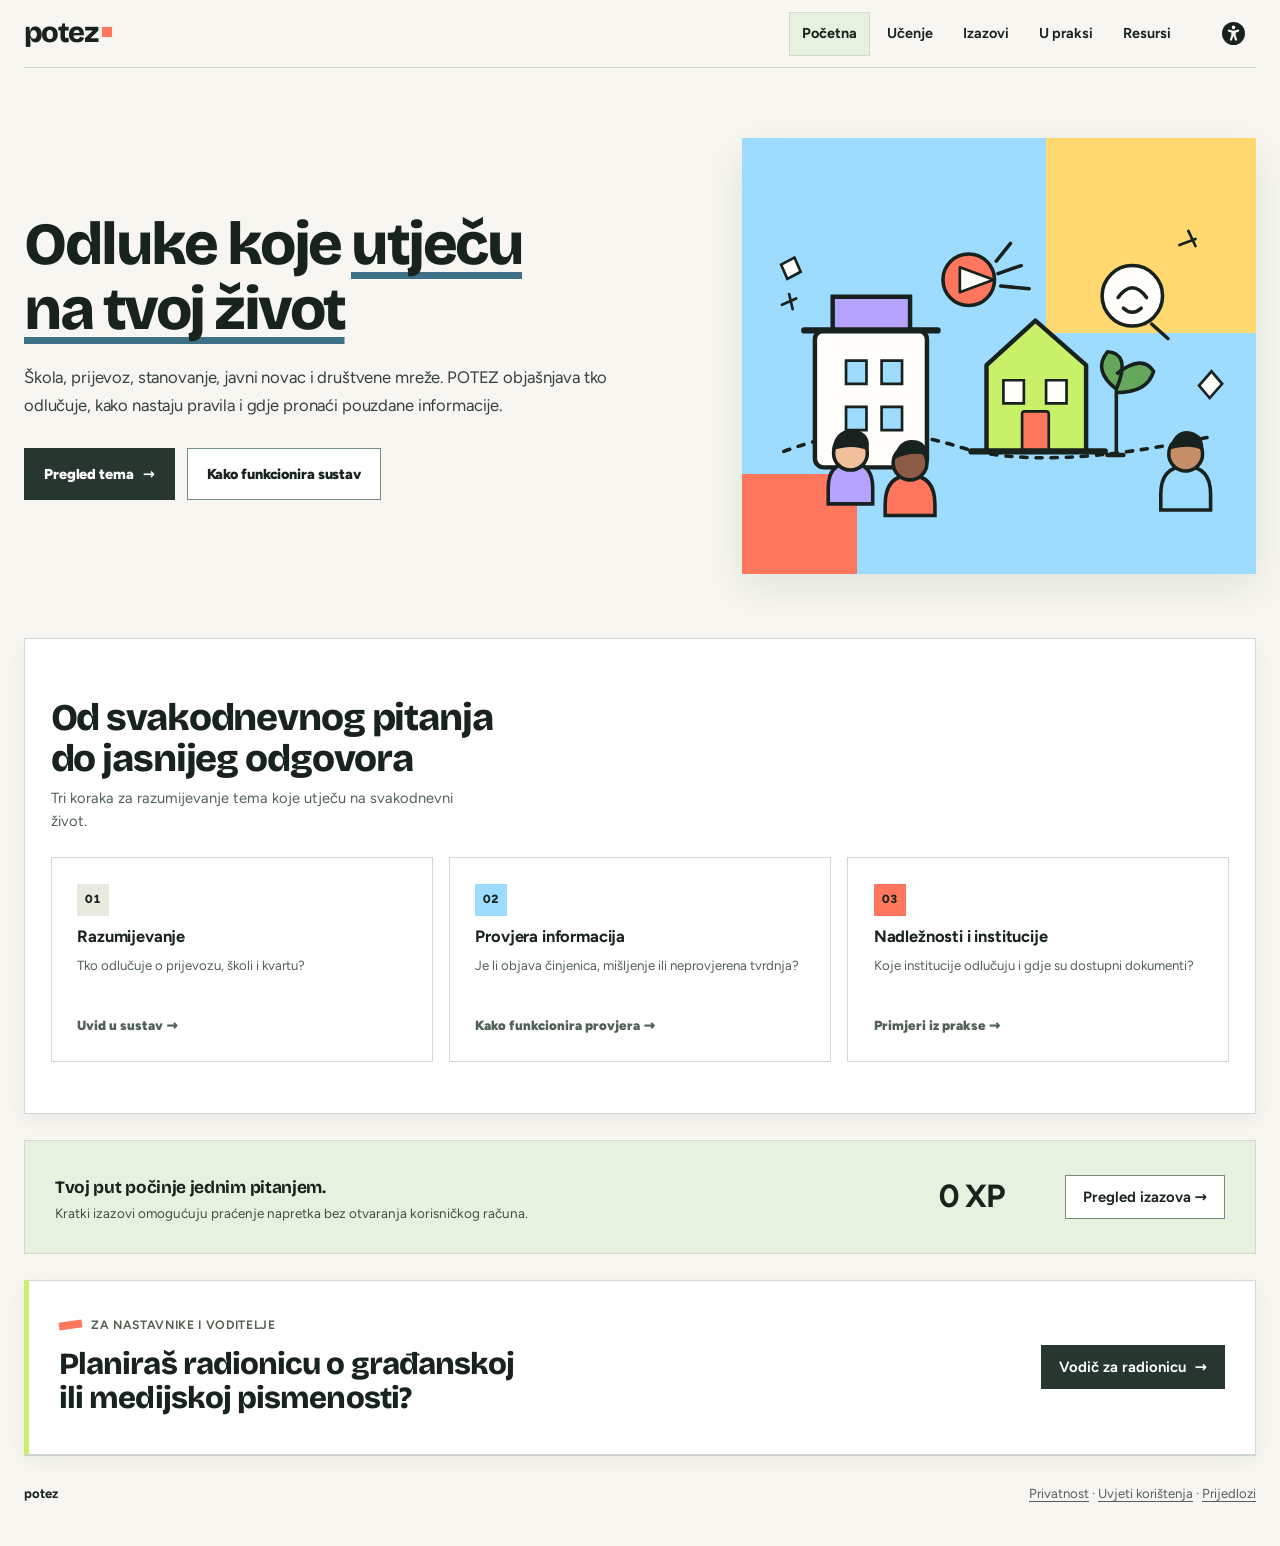
<file: index.html>
<!DOCTYPE html>
<html lang="hr">
<head>
<meta charset="UTF-8" />
<meta name="viewport" content="width=device-width, initial-scale=1, viewport-fit=cover" />
<meta name="theme-color" content="#f7f4ec" />
<meta name="description" content="POTEZ je besplatna interaktivna platforma građanske i medijske pismenosti. Upoznaje razine odlučivanja i upućuje na pouzdane informacije." />
<meta name="author" content="Roman Šimunović" />
<meta name="keywords" content="građanska pismenost, građanski odgoj, participacija mladih, medijska pismenost, digitalna pismenost, javne politike, građansko sudjelovanje, Hrvatska" />
<meta name="robots" content="index, follow, max-image-preview:large" />
<link rel="canonical" href="https://potez.pages.dev/" />
<meta name="color-scheme" content="light dark" />
<meta property="og:type" content="website" />
<meta property="og:title" content="POTEZ — politika prevedena na tvoj život" />
<meta property="og:description" content="Interaktivni vodiči o školama, prijevozu, javnom novcu, društvenim mrežama i sudjelovanju." />
<meta property="og:url" content="https://potez.pages.dev/" />
<meta property="og:site_name" content="POTEZ" />
<meta property="og:locale" content="hr_HR" />
<meta name="twitter:title" content="POTEZ — građanska pismenost i sudjelovanje" />
<meta name="twitter:description" content="Razumijevanje odluka, provjera informacija i mogućnosti građanskog sudjelovanja." />
<meta name="twitter:image" content="https://potez.pages.dev/og-image.png" />
<meta property="og:image" content="https://potez.pages.dev/og-image.png" />
<meta property="og:image:alt" content="POTEZ — politika prevedena na tvoj život" />
<meta name="twitter:image:alt" content="POTEZ — građanska pismenost i sudjelovanje" />
<meta name="twitter:card" content="summary_large_image" />
<link rel="icon" href="/favicon.svg" type="image/svg+xml" />
<link rel="apple-touch-icon" href="/icons/apple-touch-icon.png" />
<link rel="manifest" href="/manifest.webmanifest" />
<link rel="preload" href="/assets/fonts/figtree-latin-wght-normal.woff2" as="font" type="font/woff2" crossorigin />
<link rel="preload" href="/assets/fonts/figtree-latin-ext-wght-normal.woff2" as="font" type="font/woff2" crossorigin />
<link rel="preload" href="/assets/fonts/bricolage-grotesque-latin-wght-normal.woff2" as="font" type="font/woff2" crossorigin />
<link rel="preload" href="/assets/fonts/bricolage-grotesque-latin-ext-wght-normal.woff2" as="font" type="font/woff2" crossorigin />
<link rel="stylesheet" href="/assets/styles.css" />
<link rel="stylesheet" href="/assets/polish.css" />
<script src="/assets/accessibility.js" defer></script>
<script src="/assets/navigation.js" defer></script>
<script src="/assets/rewards.js" defer></script>
<script src="/assets/budget-data.js" defer></script>
<script src="/assets/learning-data.js" defer></script>
<script src="/assets/app.js" defer></script>
<script src="/assets/learning.js" defer></script>
<script src="/assets/civic.js" defer></script>
<title>POTEZ — građanska pismenost i sudjelovanje mladih</title>

</head>
<body>
<a class="skip-link" href="#top">Prijelaz na glavni sadržaj</a>
<div class="shell">
  <header class="topline">
    <details class="mobile-menu" id="mobileMenu">
      <summary aria-label="Otvori glavni izbornik" aria-controls="mobileMenuPanel" aria-expanded="false" title="Izbornik">
        <svg class="mobile-menu-trigger-icon" viewBox="0 0 24 24" aria-hidden="true"><path d="M4 6.5h16M4 12h16M4 17.5h16"/></svg>
      </summary>
      <button class="mobile-menu-backdrop" type="button" aria-label="Zatvaranje izbornika"></button>
      <div class="mobile-menu-panel" id="mobileMenuPanel" role="dialog" aria-modal="true" aria-label="Glavni izbornik">
        <div class="mobile-menu-heading">
          <div class="mobile-menu-heading-copy">
            <strong>Izbornik</strong>
            <span>Odaberi područje POTEZA</span>
          </div>
          <button class="mobile-menu-close" type="button" aria-label="Zatvori izbornik"><svg viewBox="0 0 24 24" aria-hidden="true"><path d="m6 6 12 12M18 6 6 18"/></svg></button>
        </div>
        <nav class="mobile-menu-links" aria-label="Glavna navigacija na mobitelu">
          <a href="#top" data-app-route="home">
            <svg viewBox="0 0 24 24" aria-hidden="true"><path d="m3 10 9-7 9 7M5 9.5V21h14V9.5M9 21v-7h6v7"/></svg>
            <span><strong>Početna</strong></span>
          </a>
          <a href="#ucenje" data-app-route="learn">
            <svg viewBox="0 0 24 24" aria-hidden="true"><path d="M4 5.5A2.5 2.5 0 0 1 6.5 3H20v17H6.5A2.5 2.5 0 0 0 4 22V5.5ZM4 18.5A2.5 2.5 0 0 1 6.5 16H20M8 7h8M8 11h8"/></svg>
            <span><strong>Učenje</strong></span>
          </a>
          <a href="#igraj" data-app-route="play">
            <svg viewBox="0 0 24 24" aria-hidden="true"><path d="M7 5h10a4 4 0 0 1 4 4v7a3 3 0 0 1-5 2l-2-2h-4l-2 2a3 3 0 0 1-5-2V9a4 4 0 0 1 4-4Z"/><path d="M8 9v5M5.5 11.5h5M16 10h.01M18.5 13h.01"/></svg>
            <span><strong>Izazovi</strong></span>
          </a>
          <a href="#djeluj" data-app-route="act">
            <svg viewBox="0 0 24 24" aria-hidden="true"><path d="M4 4h16v16H4zM8 8h8M8 12h8M8 16h5"/><path d="m16 15 2 2 3-4"/></svg>
            <span><strong>U praksi</strong></span>
          </a>
          <a href="#alati" data-app-route="tools">
            <svg viewBox="0 0 24 24" aria-hidden="true"><path d="M14 6.5a4.5 4.5 0 0 0-5.8 5.8L3 17.5 6.5 21l5.2-5.2A4.5 4.5 0 0 0 17.5 10L14 13.5 10.5 10 14 6.5Z"/><path d="m15 4 5 5"/></svg>
            <span><strong>Resursi</strong></span>
          </a>
        </nav>

      </div>
    </details>
    <a href="#top" class="brand" aria-label="Potez početna">potez<span class="brand-dot"></span></a>
    <nav class="nav" aria-label="Glavna navigacija">
      <a href="#top" data-app-route="home">Početna</a>
      <a href="#ucenje" data-app-route="learn">Učenje</a>
      <a href="#igraj" data-app-route="play">Izazovi</a>
      <a href="#djeluj" data-app-route="act">U praksi</a>
      <a href="#alati" data-app-route="tools">Resursi</a>
    </nav>
    <details class="accessibility-menu" id="accessibilityMenu">
      <summary aria-label="Postavke prikaza i pristupačnosti" title="Postavke prikaza"><svg class="accessibility-icon" viewBox="0 0 512 512" aria-hidden="true"><path fill="currentColor" d="M0 256a256 256 0 1 1 512 0 256 256 0 1 1 -512 0zm161.5-86.1c-12.2-5.2-26.3 .4-31.5 12.6s.4 26.3 12.6 31.5l11.9 5.1c17.3 7.4 35.2 12.9 53.6 16.3l0 50.1c0 4.3-.7 8.6-2.1 12.6l-28.7 86.1c-4.2 12.6 2.6 26.2 15.2 30.4s26.2-2.6 30.4-15.2l24.4-73.2c1.3-3.8 4.8-6.4 8.8-6.4s7.6 2.6 8.8 6.4l24.4 73.2c4.2 12.6 17.8 19.4 30.4 15.2S339 397 334.8 384.4l-28.7-86.1c-1.4-4.1-2.1-8.3-2.1-12.6l0-50.1c18.4-3.5 36.3-8.9 53.6-16.3l11.9-5.1c12.2-5.2 17.8-19.3 12.6-31.5s-19.3-17.8-31.5-12.6L338.7 175c-26.1 11.2-54.2 17-82.7 17s-56.5-5.8-82.7-17l-11.9-5.1zM256 160a40 40 0 1 0 0-80 40 40 0 1 0 0 80z"/></svg></summary>
      <div class="accessibility-panel" aria-label="Postavke prikaza">
        <div class="accessibility-panel-heading"><strong>Postavke prikaza</strong></div>
        <section class="accessibility-control" aria-labelledby="themeLabel"><div><strong id="themeLabel">Izgled</strong></div><div class="accessibility-actions"><button type="button" data-theme-choice="light" aria-pressed="true">Svijetli</button><button type="button" data-theme-choice="dark" aria-pressed="false">Tamni</button></div></section>
        <section class="accessibility-control" aria-labelledby="fontLabel"><div><strong id="fontLabel">Veličina teksta</strong><span id="fontScaleValue">100 %</span></div><div class="accessibility-actions"><button type="button" data-font-step="-1" aria-label="Smanjenje veličine teksta">A−</button><button type="button" data-font-step="1" aria-label="Povećanje veličine teksta">A+</button></div></section>
        <section class="accessibility-control" aria-labelledby="contrastLabel"><div><strong id="contrastLabel">Visoki kontrast</strong></div><button type="button" class="accessibility-toggle" data-setting="contrast" aria-pressed="false">Isključeno</button></section>
        <section class="accessibility-control" aria-labelledby="motionLabel"><div><strong id="motionLabel">Smanjene animacije</strong></div><button type="button" class="accessibility-toggle" data-setting="motion" aria-pressed="false">Isključeno</button></section>
        <button type="button" class="accessibility-reset" id="resetAccessibility">Vraćanje na početne postavke</button>
      </div>
    </details>
  </header>

  <main id="top" tabindex="-1" class="app-main">
<section class="app-view app-home" data-app-view="home" id="view-home">
<section class="hero">
      <div>

        <h1>Odluke koje <span class="highlight">utječu na tvoj život</span></h1>
        <p class="hero-copy">Škola, prijevoz, stanovanje, javni novac i društvene mreže. POTEZ objašnjava tko odlučuje, kako nastaju pravila i gdje pronaći pouzdane informacije.</p>
        <div class="actions"><a class="btn btn-dark" href="#ucenje">Pregled tema <span aria-hidden="true">→</span></a><a class="btn btn-light" href="#djeluj">Kako funkcionira sustav</a></div>
      </div>
      <div class="hero-art" aria-label="Ilustracija mladih koji zajedno oblikuju svoj grad">

        <svg viewBox="0 0 560 390" role="img" aria-hidden="true">
          <path d="M38 287 Q135 250 232 281 T520 270" fill="none" stroke="#17211d" stroke-width="4" stroke-linecap="round" stroke-dasharray="7 10"/>
          <rect x="73" y="151" width="126" height="154" rx="10" fill="#fffefa" stroke="#17211d" stroke-width="5"/>
          <path d="M93 151 V113 H180 V151" fill="#b6a3ff" stroke="#17211d" stroke-width="5"/>
          <path d="M108 185h23v26h-23zM148 185h23v26h-23zM108 237h23v26h-23zM148 237h23v26h-23z" fill="#9edcff" stroke="#17211d" stroke-width="3"/>
          <path d="M61 151h150" stroke="#17211d" stroke-width="7" stroke-linecap="round"/>
          <path d="M266 287V190l55-50 57 50v97" fill="#c8f169" stroke="#17211d" stroke-width="5" stroke-linejoin="round"/>
          <path d="M285 207h23v26h-23zM333 207h23v26h-23z" fill="#fffefa" stroke="#17211d" stroke-width="3"/>
          <rect x="306" y="242" width="30" height="45" rx="3" fill="#ff765f" stroke="#17211d" stroke-width="3"/>
          <path d="M249 287h150" stroke="#17211d" stroke-width="7" stroke-linecap="round"/>
          <path d="M412 290v-73m0 0q-27-21-10-42 27 2 10 42m0-17q29-23 42-3-7 24-42 24" fill="#65a85c" stroke="#17211d" stroke-width="4" stroke-linejoin="round"/>
          <path d="M420 291h-18" stroke="#17211d" stroke-width="5" stroke-linecap="round"/>
          <circle cx="246" cy="94" r="29" fill="#ff765f" stroke="#17211d" stroke-width="4"/>
          <path d="M236 80l38 14-38 14z" fill="#fffefa" stroke="#17211d" stroke-width="3" stroke-linejoin="round"/>
          <path d="M279 87l26-9m-23 23 32 3m-37-31 16-20" stroke="#17211d" stroke-width="4" stroke-linecap="round"/>
          <circle cx="430" cy="112" r="34" fill="#fffefa" stroke="#17211d" stroke-width="4"/>
          <path d="M414 114q16-22 32 0m-26 12q10 9 20 0" fill="none" stroke="#17211d" stroke-width="4" stroke-linecap="round"/>
          <path d="M452 144l18 16" stroke="#17211d" stroke-width="4" stroke-linecap="round"/>
          <path d="M88 328q0-28 25-28t25 28v18H88z" fill="#b6a3ff" stroke="#17211d" stroke-width="4"/>
          <circle cx="113" cy="289" r="19" fill="#f1c09a" stroke="#17211d" stroke-width="4"/>
          <path d="M92 286q4-27 28-23 17 5 13 23-18-8-41 0" fill="#17211d"/>
          <path d="M152 347q0-33 28-33t28 33v12h-56z" fill="#ff765f" stroke="#17211d" stroke-width="4"/>
          <circle cx="180" cy="300" r="19" fill="#8c5b45" stroke="#17211d" stroke-width="4"/>
          <path d="M162 296q4-26 27-21 10 3 12 17-19-6-39 4" fill="#17211d"/>
          <path d="M462 335q0-31 28-31t28 31v18h-56z" fill="#9edcff" stroke="#17211d" stroke-width="4"/>
          <circle cx="490" cy="290" r="19" fill="#c78f67" stroke="#17211d" stroke-width="4"/>
          <path d="M471 285q8-27 29-19 11 5 10 20-15-8-39-1" fill="#17211d"/>
          <path d="M35 77l15-8 7 16-15 8zM505 213l14-16 12 14-14 16z" fill="#fffefa" stroke="#17211d" stroke-width="3"/>
          <path d="M44 110l4 17m-12-5 16-7m441-76 8 17m-18-1 18-7" stroke="#17211d" stroke-width="3" stroke-linecap="round"/>
        </svg>

      </div>
    </section>

    <section class="home-guide" aria-labelledby="homeGuideTitle">
      <div class="home-guide-heading">

        <h2 id="homeGuideTitle">Od svakodnevnog pitanja do jasnijeg odgovora</h2>
        <p>Tri koraka za razumijevanje tema koje utječu na svakodnevni život.</p>
      </div>
      <div class="home-step-grid">
        <a class="home-step-card" href="#ucenje"><span class="home-step-icon" aria-hidden="true">01</span><strong>Razumijevanje</strong><span>Tko odlučuje o prijevozu, školi i kvartu?</span><span class="home-step-link">Uvid u sustav →</span></a>
        <a class="home-step-card" href="#ucenje"><span class="home-step-icon" aria-hidden="true">02</span><strong>Provjera informacija</strong><span>Je li objava činjenica, mišljenje ili neprovjerena tvrdnja?</span><span class="home-step-link">Kako funkcionira provjera →</span></a>
        <a class="home-step-card" href="#djeluj"><span class="home-step-icon" aria-hidden="true">03</span><strong>Nadležnosti i institucije</strong><span>Koje institucije odlučuju i gdje su dostupni dokumenti?</span><span class="home-step-link">Primjeri iz prakse →</span></a>
      </div>
    </section>
    <section class="home-progress" aria-label="Tvoj napredak">
      <div><h3 id="homeProgressTitle">Napredak počinje prvim izazovom</h3><p id="homeProgressDescription">Pregled dovršenih aktivnosti i novih situacija.</p></div>
      <div class="home-progress-score"><strong id="homeXp">0 XP</strong></div>
      <a class="btn btn-light" href="#igraj">Pregled izazova →</a>
    </section>


<section class="home-educator-promo" aria-labelledby="homeEducatorTitle">
  <div>
    <span class="eyebrow">Za nastavnike i voditelje</span>
    <h2 id="homeEducatorTitle">Planiraš radionicu o građanskoj ili medijskoj pismenosti?</h2>
  </div>
  <a class="btn btn-dark" href="#nastavnici">Vodič za radionicu <span aria-hidden="true">→</span></a>
</section>

</section>
<section class="app-view" data-app-view="learn" id="ucenje" hidden>
<header class="view-intro learning-view-intro">
  <div>
    <span class="learning-intro-kicker">UČENJE · TEME I IZVORI</span>
    <h1>Teme iz svakodnevnog života</h1>
    <p>Odaberi temu, pročitaj kratko objašnjenje, a zatim otvori dodatni kontekst, izvor i mogući sljedeći korak.</p>
  </div>
  <span class="learning-intro-note">12 tema · izvor uz svaku temu</span>
</header>

<section class="section learning-explorer" id="odaberi-temu" aria-labelledby="learningExplorerTitle">
  <div class="section-head">
    <div>
      <h2 id="learningExplorerTitle">Što želiš bolje razumjeti?</h2>
      <p class="section-intro">Pretraži teme ili odaberi područje. Svaka kartica vodi od kratkog sažetka do objašnjenja i izvora.</p>
    </div>
  </div>
  <div class="learning-explorer-tools">
    <div class="learning-search-field">
      <label for="learningSearch">Pretraži teme</label>
      <input id="learningSearch" type="search" name="learningSearch" placeholder="npr. škola, algoritmi, javni novac" autocomplete="off" spellcheck="false" aria-controls="learningTopics" aria-describedby="learningSearchHint learningResultCount">
      <p class="learning-search-hint" id="learningSearchHint">Možeš pretraživati i bez kvačica, primjerice „skola”.</p>
    </div>
    <div class="learning-explorer-toolbar">
      <div id="learningFilters" class="learning-filters" role="group" aria-label="Filtriranje tema prema području"></div>
      <div class="learning-results-row">
        <p id="learningResultCount" class="learning-count" aria-live="polite">Prikazano 6 od 12 tema</p>
        <button type="button" id="learningReset" class="learning-reset" hidden>Poništi filtre</button>
      </div>
    </div>
  </div>
  <div id="learningTopics" class="learning-grid" aria-live="polite"></div>
  <button type="button" id="learningShowMore" class="btn btn-light learning-show-more" aria-controls="learningTopics" aria-expanded="false" hidden>Prikaži još tema</button>
</section>
<section class="section learning-daily-section" aria-label="Zanimljivost dana">
  <div id="dailyFact" class="daily-fact-card" aria-live="polite">

    <h2>Činjenica s izvorom. Jedan novi kut gledanja.</h2>
    <p class="daily-fact-text">Svakog dana izdvajamo jedan podatak iz istraživanja ili službenog dokumenta.</p>
  </div>
</section>
<details class="learning-guides" id="teme">
  <summary><strong>Praktični vodiči za konkretne situacije</strong><span>Prijevoz, školska prehrana i podrška · 4 primjera</span></summary>
<section class="section issue-paths" id="practicalIssuePaths" aria-labelledby="issuePathsTitle">
  <div class="section-head">
    <div><h2 id="issuePathsTitle">Primjeri iz svakodnevnog života</h2></div>
    <p class="section-intro">Ovi vodiči pokazuju koje informacije prikupiti, koje institucije mogu biti nadležne i gdje pronaći službene upute.</p>
  </div>
  <div class="issue-path-grid">
    <article class="issue-path-card issue-transport">
      <h3>Vlak kasni ili je linija ukinuta</h3>
      <p>Dokumentiranje problema s HŽ-om i podnošenje prigovora</p>

      <a class="btn btn-dark" href="#tema-hz">Pregled vodiča →</a>
    </article>
    <article class="issue-path-card issue-food">
      <h3>Obrok u školi nije dostupan ili odgovarajući</h3>
      <p>Razlike između osnovne i srednje škole, financiranja i odgovornosti</p>

      <a class="btn btn-dark" href="#tema-obroci">Pregled vodiča →</a>
    </article>
    <article class="issue-path-card issue-learning">
      <h3>Trebaš pomoć, a instrukcije su preskupe</h3>
      <p>Dostupni oblici školske podrške prije plaćanja privatnih instrukcija</p>

      <a class="btn btn-dark" href="#tema-ucenje">Pregled vodiča →</a>
    </article>
    <article class="issue-path-card issue-voice">
      <h3>Pravilo ne funkcionira za učenike</h3>
      <p>Od pritužbe do prijedloga koji vijeće učenika može zastupati</p>

      <a class="btn btn-dark" href="#tema-pravila">Pregled vodiča →</a>
    </article>
  </div>
  <p class="issue-path-note">Vodiči pomažu u snalaženju, ali ne jamče ishod. Nadležnost i postupak potrebno je provjeriti u izvornim dokumentima.</p>
</section>
<section class="section issue-detail-section" aria-label="Detaljniji vodiči">
  <details class="issue-guide-card" id="tema-hz">
    <summary><strong>Vlak kasni ili je otkazan</strong></summary>
    <div class="issue-guide-content">
      <p>Za početak je potrebno zabilježiti osnovne podatke o putovanju i koristiti službeni postupak prijevoznika.</p>
      <ol class="issue-steps">
        <li><strong>Podaci o putovanju</strong><span>Zabilježiti datum, relaciju, broj vlaka i stvarno vrijeme dolaska. Sačuvati kartu ili obavijest.</span></li>
        <li><strong>Slanje prigovora prijevozniku</strong><span>HŽ Putnički prijevoz prima pisane pritužbe na reklamacije@hzpp.hr. Preporučuje se sačuvati poslanu poruku.</span></li>
        <li><strong>Provjera daljnjeg postupka</strong><span>Ako odgovor nije dovoljan, informacije o pravima putnika i rokovima dostupne su kod HAKOM-a.</span></li>
      </ol>
      <div class="issue-links"><a href="https://www.hzpp.hr/hr/poslije-putovanja/pohvale-i-prituzbe" target="_blank" rel="noopener">HŽPP · pritužbe ↗</a><a href="https://www.hakom.hr/hr/zeljeznicki-putnicki-prijevoz/38" target="_blank" rel="noopener">HAKOM · prava putnika ↗</a></div>
      <p class="issue-caution">Kašnjenje, otkazivanje i problem infrastrukture mogu imati različite odgovorne aktere.</p>
    </div>
  </details>

  <details class="issue-guide-card" id="tema-obroci">
    <summary><strong>Školski obrok nije odgovarajući</strong></summary>
    <div class="issue-guide-content">
      <p>Osnovne i srednje škole nemaju potpuno isti okvir. Najprije utvrdi tko organizira obrok i tko ga financira.</p>
      <ol class="issue-steps">
        <li><strong>Osnovna škola</strong><span>Potrebno je provjeriti jelovnik, prehrambene normative i važeću godišnju odluku o financiranju.</span></li>
        <li><strong>Srednja škola</strong><span>Od škole i osnivača potrebno je zatražiti informaciju o organizaciji prehrane i mogućem lokalnom sufinanciranju.</span></li>
        <li><strong>Posebne potrebe</strong><span>Za posebne prehrambene potrebe potrebno je zatražiti informaciju o prilagodbi obroka i odgovornoj osobi u školi.</span></li>
      </ol>
      <div class="issue-links"><a href="https://gov.hr/hr/prehrana-i-prijevoz-ucenika/1008" target="_blank" rel="noopener">gov.hr · prehrana učenika ↗</a><a href="https://mzom.gov.hr/" target="_blank" rel="noopener">Ministarstvo obrazovanja ↗</a></div>
      <p class="issue-caution">Iznosi i uvjeti financiranja mogu se mijenjati po školskoj godini.</p>
    </div>
  </details>

  <details class="issue-guide-card" id="tema-ucenje">
    <summary><strong>Instrukcije su preskupe</strong></summary>
    <div class="issue-guide-content">
      <p>Prije privatnih instrukcija potrebno je provjeriti koju podršku škola može organizirati.</p>
      <ol class="issue-steps">
        <li><strong>Razgovor s nastavnikom</strong><span>Od nastavnika je moguće zatražiti plan nadoknade i informacije o dopunskoj nastavi.</span></li>
        <li><strong>Stručna služba škole</strong><span>Pedagog, psiholog ili edukacijski rehabilitator mogu pojasniti dostupne oblike podrške.</span></li>
        <li><strong>Pravni okvir</strong><span>Članak 33. Zakona uređuje obvezu škole da organizira dopunsku nastavu učenicima kojima je potrebna pomoć.</span></li>
      </ol>
      <div class="issue-links"><a href="https://narodne-novine.nn.hr/clanci/sluzbeni/2008_07_87_2789.html" target="_blank" rel="noopener">Narodne novine · Zakon ↗</a></div>
      <p class="issue-caution">Dopunska nastava nije isto što i individualne privatne instrukcije.</p>
    </div>
  </details>

  <details class="issue-guide-card" id="tema-pravila">
    <summary><strong>Školsko pravilo ne funkcionira</strong></summary>
    <div class="issue-guide-content">
      <p>Važno je razlikovati osobno mišljenje, konkretne primjere i ovlasti tijela škole.</p>
      <ol class="issue-steps">
        <li><strong>Opis situacije</strong><span>Potrebno je navesti koje pravilo ne funkcionira, koga pogađa i u kojim okolnostima.</span></li>
        <li><strong>Školski akti</strong><span>Potrebno je proučiti statut, kućni red i ulogu vijeća učenika.</span></li>
        <li><strong>Procjena prijedloga</strong><span>Procjena mogućih koristi, ograničenja i načina praćenja promjene.</span></li>
      </ol>
      <div class="issue-links"><a href="https://narodne-novine.nn.hr/clanci/sluzbeni/2008_07_87_2789.html" target="_blank" rel="noopener">Narodne novine · Zakon ↗</a></div>
      <p class="issue-caution">Vijeće učenika može predlagati poboljšanja, ali formalne odluke donose nadležna tijela škole.</p>
    </div>
  </details>
</section>
</details>
<details class="learning-stat-details">
  <summary>Što podaci istraživanja govore o mladima?</summary>
<section class="stat-strip learning-stat-strip" aria-label="Nalazi istraživanja političke kompetencije učenika 2026">
      <div class="stat"><strong>44,7 %</strong><span>učenika završnih razreda srednjih škola u Hrvatskoj volontiralo je (2026.)</span></div>
      <div class="stat"><strong>63,1 %</strong><span>učenika završnih razreda srednjih škola doniralo je financijsku ili materijalnu pomoć (2026.)</span></div>
      <div class="stat"><strong>11,1 %</strong><span>učenika završnih razreda srednjih škola sudjelovalo je u prosvjedu (2026.)</span></div>
    </section>
</details>

<section class="section participation-explainer" id="izazov" aria-labelledby="participationTitle">
  <div class="section-head">
    <div>
      <h2 id="participationTitle">Što znači sudjelovati u društvenim i političkim odlukama?</h2>
    </div>
    <p class="section-intro">
      Sudjelovanje nije rezervirano za izbore, stranke ili političke funkcije.
      Može početi od sasvim konkretnog problema u školi, kvartu ili gradu.
    </p>
  </div>

  <div class="participation-copy">
    <p>
      <strong>Politička participacija</strong> obuhvaća načine na koje ljudi
      nastoje utjecati na javne odluke, djelovanje vlasti i raspodjelu
      zajedničkih resursa. Može biti formalna, poput glasanja, ili neformalna,
      poput potpisivanja peticija i sudjelovanja u javnim raspravama.
    </p>
    <p>
      <strong>Građansko sudjelovanje</strong> širi je pojam koji uključuje
      zajedničko rješavanje problema, volontiranje, solidarnost i brigu
      za zajednicu. Može se preklapati s političkom participacijom, ali
      ne mora nužno uključivati utjecaj na političke odluke.
    </p>
    <p>
      <strong>Politička apatija</strong> označava slab interes za politiku
      ili povlačenje iz političkog života. Međutim, nesudjelovanje u izborima
      ili prosvjedima samo po sebi ne znači da je netko apatičan.
      Važno je uzeti u obzir različite oblike sudjelovanja i prepreke
      s kojima se ljudi suočavaju.
    </p>
  </div>

  <div class="participation-examples">
    <h3>Kako sudjelovanje izgleda u praksi?</h3>
    <ul aria-label="Primjeri političkog i građanskog sudjelovanja">
      <li>Glasanje i kandidiranje na izborima</li>
      <li>Potpisivanje peticija i javna savjetovanja</li>
      <li>Prosvjedi, kampanje i javno zagovaranje</li>
      <li>Praćenje rada institucija i javnih odluka</li>
      <li>Volontiranje i pokretanje lokalnih inicijativa</li>
    </ul>
  </div>
</section>

<section class="section" id="provjera">
      <div class="section-head">
        <div><h2>Provjeri prije dijeljenja</h2></div>
      </div>
      <div class="grid-2">
        <div class="panel coral">

          <div class="social-card">
            <div class="social-top"><span class="avatar" aria-hidden="true">i</span><span>Primjer objave <span style="color:inherit;font-weight:600">· izmišljena situacija za vježbu</span></span></div>
            <blockquote>„Od 1. rujna učenici će plaćati prijevoz. Odluka je već donesena.”</blockquote>
            <div class="fake-meta">U objavi nema poveznice na odluku, datuma dokumenta ni podatka o tome koje se škole ili učenici spominju.</div>
          </div>
          <div class="question" style="font-size:1.07rem">Što zasad možeš zaključiti?</div>
          <div class="choices" id="factChoices">
            <button class="choice" data-answer="false">Provjerena činjenica <span class="key">A</span></button>
            <button class="choice" data-answer="opinion">Mišljenje <span class="key">B</span></button>
            <button class="choice" data-answer="check">Tvrdnja koju treba provjeriti <span class="key">C</span></button>
            <button class="choice" data-answer="satire">Satira <span class="key">D</span></button>
          </div>
          <div class="feedback" id="factFeedback" role="status" aria-live="polite"></div>
        </div>
        <div class="panel blue">

          <h3>Prije zaključka provjeri četiri stvari.</h3>
          <div class="steps">
            <div class="step"><b>01 · Tvrdnja</b><strong>Što se točno tvrdi?</strong><span>Odredi tko, što, kada i na koga se odluka navodno odnosi.</span></div>
            <div class="step"><b>02 · Autor</b><strong>Tko to objavljuje?</strong><span>Provjeri autora, datum i poveznicu na izvornu objavu.</span></div>
            <div class="step"><b>03 · Dokaz</b><strong>Postoji li dokument?</strong><span>Potraži odluku škole, grada ili prijevoznika, a ne samo snimku zaslona.</span></div>
            <div class="step"><b>04 · Kontekst</b><strong>Potvrđuje li još koji izvor?</strong><span>Usporedi službenu objavu s neovisnim i aktualnim izvorima.</span></div>
          </div>
          <p style="margin-top:19px">Ako nema dovoljno dokaza, tvrdnju zasad označi kao nepotvrđenu. To nije isto što i dokaz da je lažna.</p>
          <div class="resource-links"><a href="https://tocnotako.hr/" target="_blank" rel="noopener">Točno tako ↗</a><a href="https://faktograf.hr/" target="_blank" rel="noopener">Faktograf ↗</a></div>
        </div>
      </div>
    </section>

</section>
<section class="app-view" data-app-view="play" id="igraj" hidden>
<section class="section passport-section" id="putovnica" aria-labelledby="passportTitle">
  <div class="section-head">
    <div><h2 id="passportTitle">Napreduj kroz znanje, ne kroz stavove</h2></div>
  </div>
  <div class="passport-main panel dark passport-compact">
    <div class="passport-compact-top">
      <div><div class="passport-rank" id="passportRank">Radoznalac</div></div>
      <span class="xp" id="passportPoints">0 XP</span>
    </div>
    <p id="passportDescription">Uči vlastitim tempom. Bodovi prate istražene teme i izazove.</p>
    <div class="passport-track" id="passportTrack" role="progressbar" aria-label="Napredak prema sljedećoj razini" aria-valuemin="0" aria-valuemax="100" aria-valuenow="0"><span id="passportFill"></span></div>
    <div class="passport-compact-bottom"><div class="passport-next" id="passportNext">Jedan dovršen izazov otvara novu razinu</div><button class="sound-toggle" id="soundToggle" type="button" aria-pressed="true">♪ Zvuk: uključen</button></div>
    <div class="passport-compact-actions">
      <a class="btn btn-green" href="#odaberi-temu">Pregled tema ↓</a>
      <button class="btn btn-light" id="shareProgress" type="button">Podijeli napredak ↗</button>
    </div>
  </div>
  <details class="passport-more">
    <summary>Značke, istražene teme i pregled napretka</summary>
    <div class="passport-more-content">
      <div class="passport-stat-grid">
        <div class="passport-stat"><strong id="passportCompleted">0/3</strong><span>glavnih izazova</span></div>
        <div class="passport-stat"><strong id="passportBadgesCount">0</strong><span>osvojenih znački</span></div>
        <div class="passport-stat"><strong id="passportTopics">0</strong><span>istraženih tema</span></div>
      </div>
      <div class="passport-badges" id="passportBadges" aria-live="polite"></div>
      <div class="passport-path" id="passportPath" aria-label="Put kroz izazove"></div>
    </div>
  </details>
</section>
<section class="section weekly-section" aria-labelledby="weeklyTitle">
      <div class="panel mint weekly-panel">
        <div>

          <h2 id="weeklyTitle" class="weekly-title">Jedna nova tema svakog tjedna</h2>
          <p id="weeklyDescription" class="weekly-description"></p>
          <div class="actions weekly-actions"><a class="btn btn-dark" id="weeklyLink" href="https://parlametar.hr/" target="_blank" rel="noopener">Alat ↗</a><button class="btn btn-light" id="weeklyDone">Označavanje kao pročitano · +8 XP</button></div>
        </div>
        <div class="weekly-mark" aria-hidden="true">✳</div>
      </div>
    </section>
<section class="section daily-section" id="pitanje-dana" aria-labelledby="dailyTitle">
      <div class="daily-card">
        <div class="daily-heading">
          <div><h2 id="dailyTitle">Devet situacija iz svakodnevnog života</h2></div>
          <span class="daily-reward">+3 XP</span>
        </div>
        <p class="daily-intro">Devet kratkih primjera o školi, javnom novcu, informacijama i institucijama. Svaki primjer donosi odgovor i kratko objašnjenje.</p>
        <div class="daily-run-progress"><div class="daily-run-progress-top"><strong id="dailyProgressLabel">0 / 9 izazova</strong></div><div class="daily-run-track"><span id="dailyProgress"></span></div></div>
        <div class="daily-case" aria-live="polite">

          <h3 id="dailyScenarioTitle">Učitavam današnju situaciju…</h3>
          <p id="dailyScenarioText"></p>
        </div>

        <h3 class="daily-question" id="dailyQuestion">Koji odgovor ima najviše smisla?</h3>
        <div class="daily-choices" id="dailyChoices" role="group" aria-label="Odaberi svoj potez"></div>
        <div class="daily-feedback" id="dailyFeedback" role="status" aria-live="polite"></div><div class="daily-actions"><button class="btn btn-dark" id="dailyNext" type="button" hidden>Sljedeći izazov →</button><button class="btn btn-light" id="dailyShare" type="button" hidden>Podijeli izazov ↗</button></div>
      </div>
    </section>
<section class="section" id="budzet">
  <div class="section-head">
    <div>

      <h2>Kako se raspoređuje gradski novac?</h2>
    </div>
    <p class="section-intro">Istraži kako se ograničeni javni novac raspoređuje i zašto svaka promjena prioriteta ima posljedice.</p>
  </div>
  <div class="panel yellow budget-simulation">
    <div class="scenario scenario-city" id="budgetScenarioHeader">
      <span><strong id="budgetContextTitle">OSIJEK · 2026.</strong><span class="budget-context-note">Edukativna simulacija, ne stvarni proračun</span></span>
    </div>
    <div class="budget-game-intro">
      <strong>Tvoj zadatak: složi prijedlog raspodjele.</strong>
      <ol class="budget-howto"><li>Odaberi grad i pogledaj početne iznose.</li><li>Pomakni klizače za područja koja želiš podržati.</li><li>Prati ukupni iznos: povećanje jedne stavke ostavlja manje prostora za druge.</li></ol>
      <p class="budget-game-note">Ovo je pojednostavljena edukativna simulacija, a ne službeni proračun ni stvarni prijedlog grada.</p>
    </div>
    <label class="budget-city-picker" for="budgetCity">Odabir grada
      <select id="budgetCity">
        <optgroup label="Najveći gradovi">
            <option value="zagreb">Zagreb</option>
            <option value="split">Split</option>
            <option value="rijeka">Rijeka</option>
            <option value="osijek" selected>Osijek</option>
            <option value="zadar">Zadar</option>
            <option value="velika-gorica">Velika Gorica</option>
            <option value="pula">Pula</option>
            <option value="slavonski-brod">Slavonski Brod</option>
            <option value="karlovac">Karlovac</option>
            <option value="varazdin">Varaždin</option>
        </optgroup>
        <optgroup label="Ostali gradovi">
            <option value="sibenik">Šibenik</option>
            <option value="dubrovnik">Dubrovnik</option>
            <option value="sisak">Sisak</option>
            <option value="kastela">Kaštela</option>
            <option value="samobor">Samobor</option>
            <option value="bjelovar">Bjelovar</option>
            <option value="vinkovci">Vinkovci</option>
            <option value="koprivnica">Koprivnica</option>
            <option value="cakovec">Čakovec</option>
            <option value="solin">Solin</option>
            <option value="zapresic">Zaprešić</option>
            <option value="djakovo">Đakovo</option>
            <option value="sinj">Sinj</option>
            <option value="vukovar">Vukovar</option>
            <option value="pozega">Požega</option>
            <option value="petrinja">Petrinja</option>
            <option value="kutina">Kutina</option>
            <option value="virovitica">Virovitica</option>
            <option value="krizevci">Križevci</option>
            <option value="sveta-nedelja">Sveta Nedelja</option>
            <option value="dugo-selo">Dugo Selo</option>
            <option value="porec">Poreč</option>
            <option value="metkovic">Metković</option>
            <option value="nasice">Našice</option>
            <option value="omis">Omiš</option>
            <option value="makarska">Makarska</option>
            <option value="rovinj">Rovinj</option>
            <option value="nova-gradiska">Nova Gradiška</option>
            <option value="slatina">Slatina</option>
            <option value="valpovo">Valpovo</option>
            <option value="belisce">Belišće</option>
            <option value="beli-manastir">Beli Manastir</option>
        </optgroup>
      </select>
    </label>
    <div class="sim-wrap">
      <div id="budgetSliders" class="budget-sliders" aria-label="Raspodjela simuliranog gradskog proračuna po područjima"></div>
      <aside class="budget-total" aria-label="Stanje gradskog proračuna">

        <div class="big" id="budgetEnvelope">—</div>
        <div class="budget-spent-label">Tvoja raspodjela</div>
        <div class="big budget-spent-value" id="budgetSpent">—</div>
        <div class="progress" role="progressbar" aria-label="Udio raspoređenog proračuna" aria-valuemin="0" aria-valuemax="100" aria-valuenow="100"><span id="budgetBar" style="width:100%"></span></div>
        <p id="budgetRemaining" class="budget-remaining" aria-live="polite">Preostalo: —</p>
        <p id="budgetStatus" class="budget-status" role="status" aria-live="polite">Rasporedi novac po svojim prioritetima.</p>
        <button class="btn btn-green" id="budgetSubmit" type="button">Prikaži rezultat</button>
        <button class="reset" id="budgetReset" type="button">Vraćanje na početnu raspodjelu</button>
        <div id="budgetResult" class="budget-result" hidden aria-live="polite"></div>
      </aside>
    </div>
    <details class="budget-method">
      <summary>Kako radi ova simulacija?</summary>
      <p id="budgetPopulationMeta">Demografski podatak odabranog grada.</p>
      <p>Iznos je modeliran prema broju stanovnika, osnovnim troškovima grada, turističkom opterećenju i lokalnim infrastrukturnim potrebama. Udio za vrtiće, škole i mlade blago se prilagođava broju djece predškolske dobi i učenika nižih razreda.</p>
      <p>Ovo nije službeni gradski proračun. Služi za razumijevanje prioriteta i kompromisa pri odlučivanju. Metodologija i ograničenja nalaze se u README-u.</p>
      <div class="budget-method-links">
        <a href="https://podaci.dzs.hr/hr/podaci/stanovnistvo/popis-stanovnistva/" target="_blank" rel="noopener">DZS · Popis stanovništva 2021.</a>
        <a href="https://mdu.gov.hr/UserDocsImages//Direktorij%202/Slike%20od%2013.2024/Dokumenti//Popis%20jedinica%20lokalne%20samouprave.pdf" target="_blank" rel="noopener">Stanovništvo i djeca po gradovima · 2021.</a>
      </div>
    </details>
  </div>
</section>
<section class="section" id="usporedi" aria-labelledby="duelTitle">
      <div class="section-head">
        <div><h2 id="duelTitle">Usporedi dva prijedloga</h2></div>
        <p class="section-intro">Spremite dvije raspodjele istog gradskog fonda pa usporedite koje potrebe svaki prijedlog stavlja u prvi plan.</p>
      </div>
      <div class="duel-layout">
        <div class="panel mint">

          <h3>Kako usporedba funkcionira</h3>
          <ol class="duel-steps">
            <li>Prva osoba odabere grad, prilagodi iznose i spremi prijedlog A</li>
            <li>Druga osoba prilagodi raspodjelu istog fonda i spremi prijedlog B</li>
            <li>Usporedite kome svaki prijedlog daje prednost i koje potrebe ostaju slabije pokrivene.</li>
          </ol>
          <div class="duel-actions">
            <a class="btn btn-light" href="#budzet">Povratak na raspodjelu ↑</a>
            <button class="btn btn-dark" id="saveBudgetA" type="button">Spremi izbor A</button>
            <button class="btn btn-dark" id="saveBudgetB" type="button">Spremi izbor B</button>
            <button class="btn btn-light" id="compareBudgets" type="button">Usporedba izbora</button>
            <button class="reset" id="resetBudgetDuel" type="button">Obriši usporedbu</button>
          </div>
        </div>
        <div class="panel dark duel-result-panel">

          <h3>Gdje se slažete, a gdje razilazite?</h3>
          <p id="budgetDuelStatus" role="status" aria-live="polite">Još nema spremljenih izbora. Prvo spremite raspodjelu igrača A</p>
          <div class="duel-result" id="budgetDuelResult" aria-live="polite"></div>
          <div class="duel-share-actions"><button class="btn btn-light" id="shareBudgetResult" type="button" disabled>Podijeli ovu usporedbu ↗</button><button class="btn btn-green" id="shareBudgetChallenge" type="button">Pozovi još nekoga na izazov ↗</button></div>
        </div>
      </div>
    </section>
</section>
<section class="app-view" data-app-view="act" id="djeluj" hidden>
<header class="view-intro"><div><h1>Tko odlučuje i gdje pronaći informacije?</h1></div></header>
<section class="section" id="razine" aria-labelledby="levelsTitle">
      <div class="section-head">
        <div><h2 id="levelsTitle">Tko je nadležan za problem koji želiš riješiti?</h2></div>
      </div>
      <p class="section-intro">Za svaki problem vrijedi provjeriti tri uloge: tko donosi odluku, tko osigurava novac i tko je provodi. Te uloge ne moraju pripadati istoj instituciji.</p>
      <div class="levels-grid">
        <article class="level-card">
          <span class="level-number">01 · NAJBLIŽE TEBI</span><h3>Ustanova i zajednica</h3>
          <p>Školska pravila, uvjeti na fakultetu, studentski standard, prostor u kvartu</p>
          <strong>Prvi trag</strong><span>Vijeće učenika, studentski zbor, uprava ustanove, mjesni odbor ili lokalna inicijativa</span>
        </article>
        <article class="level-card">
          <span class="level-number">02 · LOKALNO</span><h3>Grad ili općina</h3>
          <p>Komunalni red, javni prostori, lokalni programi, dio prometa i gradski proračun</p>
          <strong>Prvi trag</strong><span>Gradsko/općinsko vijeće, gradonačelnik/načelnik i upravni odjeli</span>
        </article>
        <article class="level-card">
          <span class="level-number">03 · REGIONALNO</span><h3>Županija</h3>
          <p>Regionalno planiranje i dio javnih usluga, primjerice osnivačke i upravljačke uloge u pojedinim školama ili zdravstvenim ustanovama</p>
          <strong>Prvi trag</strong><span>Županijska skupština, župan i nadležni upravni odjeli</span>
        </article>
        <article class="level-card">
          <span class="level-number">04 · NACIONALNO</span><h3>Država</h3>
          <p>Zakoni, porezi, nacionalni standardi, državni proračun i politike ministarstava</p>
          <strong>Prvi trag</strong><span>Hrvatski sabor, Vlada, ministarstva i javna savjetovanja</span>
        </article>
        <article class="level-card">
          <span class="level-number">05 · EUROPSKO</span><h3>Europska unija</h3>
          <p>Pravila i programi u područjima u kojima EU ima ovlasti, uz provedbu koja često uključuje države i lokalna tijela</p>
          <strong>Prvi trag</strong><span>Europska komisija, Europski parlament i Vijeće EU-a</span>
        </article>
      </div>
      <div class="jurisdiction-note"><strong>Važno:</strong> ovo nije jednostavna ljestvica u kojoj je za svaki problem nadležna samo jedna razina. Ovlasti ovise o zakonu, osnivaču, vlasništvu i vrsti usluge. Ključna su pitanja: tko donosi pravilo, tko osigurava novac i tko provodi odluku?</div>
    </section>
<section class="section" id="akcija">
      <div class="section-head">
        <div><h2>Odabir područja prema vlastitom interesu</h2></div>
      </div>
      <div class="action-finder">
        <div class="panel lilac">

          <h3>Što te zanima?</h3>
          <div class="field"><label for="topicSelect">Tema</label><select id="topicSelect">
            <option value="public">Javni prostor, promet i kvart</option>
            <option value="school">Škola, faks i obrazovanje</option>
            <option value="housing">Stanovanje i troškovi života</option>
            <option value="environment">Otpad i okoliš</option>
            <option value="money">Javni novac i odluke vlasti</option>
            <option value="media">Dezinformacije i mediji</option>
            <option value="youth">Prostor, kultura i sadržaji za mlade</option>
          </select></div>
          <div class="field"><label for="effortSelect">Koliko detaljno želiš istražiti?</label><select id="effortSelect"><option value="quick">Kratki pregled</option><option value="medium">Detaljnije istraživanje</option><option value="group">Tema za razgovor u grupi</option></select></div>
          <span class="xp" id="actionXp">Tvoj napredak: 0 XP</span>
        </div>
        <div class="action-output" id="actionOutput" aria-live="polite">

          <h3>Javni prostor, promet i kvart</h3>
          <p>Za ulice, rasvjetu i javne površine obično su važni grad ili općina, ali nadležnost ovisi o vlasništvu i vrsti ceste.</p>
          <details class="action-extra-details"><summary>Što još vrijedi provjeriti</summary><ol><li>Koje tijelo održava prostor ili cestu?</li><li>Postoji li javna obavijest, plan ili već evidentirana prijava?</li><li>Koji službeni kontakt ili dokument daje najtočniji odgovor?</li></ol><div class="resource-links"><a href="https://popravi.to/" target="_blank" rel="noopener">Popravi.to ↗</a><a href="https://imamopravoznati.org/" target="_blank" rel="noopener">Imamo pravo znati ↗</a></div></details>
        </div>
      </div>
    </section>

<section class="section neighborhood-guide" id="komunalne-odluke" aria-labelledby="neighborhoodGuideTitle">
  <div class="section-head">
    <div>
      <h2 id="neighborhoodGuideTitle">Kako se odlučuje o stvarima u tvojem kvartu?</h2>
    </div>
    <p class="section-intro">Prijava razbijene klupe i prijedlog nove biciklističke staze nisu isti postupak. Ovdje je osnovni put od problema do odgovora — bez pretvaranja da svaki grad radi jednako.</p>
  </div>

  <div class="neighborhood-start">
    <div class="neighborhood-start-main">
      <span class="neighborhood-kicker">Prvo razjasni što tražiš</span>
      <h3>Održavanje ili nova investicija?</h3>
      <p><strong>Održavanje:</strong> rupa na cesti, neispravna rasvjeta, oštećena klupa ili začepljen slivnik. Najprije se provjerava tko održava cestu ili površinu i kojoj se službi odnosno komunalnom društvu prijava šalje.</p>
      <p><strong>Novi zahvat:</strong> pješački prijelaz, nogostup, park, igralište ili biciklistička staza. Osim nadležnosti, mogu biti potrebni planiranje, riješeni imovinsko-pravni odnosi, projektna dokumentacija, dozvole i sredstva u proračunu.</p>
    </div>
    <aside class="neighborhood-start-aside">
      <strong>Tri pitanja prije slanja</strong>
      <ol>
        <li>Čije je zemljište ili cesta?</li>
        <li>Tko je odgovoran za održavanje ili ulaganje?</li>
        <li>Je li riječ o redovnom poslu ili novom projektu?</li>
      </ol>
      <p>Gradska služba može pružiti uputu o nadležnosti. Vlasništvo ceste, zgrade ili površine potrebno je provjeriti.</p>
    </aside>
  </div>

  <div class="neighborhood-process">
    <div class="neighborhood-process-heading">
      <span class="neighborhood-kicker">Od problema do odluke</span>
      <h3>Četiri praktična koraka</h3>
    </div>
    <ol class="neighborhood-steps">
      <li class="neighborhood-step">
        <span class="neighborhood-step-number">01</span>
        <div><h4>Opis problema</h4><p>Potrebno je navesti lokaciju, trajanje i posljedice problema. Fotografija može pomoći, kao i podatak o kategoriji ceste.</p></div>
      </li>
      <li class="neighborhood-step">
        <span class="neighborhood-step-number">02</span>
        <div><h4>Slanje prijave ili prijedloga</h4><p>Za prijavu je potrebno koristiti službenu pisarnicu, kontakt-obrazac ili adresu nadležnog odjela odnosno komunalnog društva. Preporučuje se zatražiti potvrdu primitka i broj predmeta. Objava na društvenoj mreži nije službena prijava.</p></div>
      </li>
      <li class="neighborhood-step">
        <span class="neighborhood-step-number">03</span>
        <div><h4>Uloga mjesnog odbora</h4><p>Prijedlog je moguće uputiti predsjedniku ili vijeću mjesnog odbora radi uvrštavanja na dnevni red. Moguće je predložiti i sazivanje zbora građana. Ako odbor nije osnovan ili nije aktivan, obraćanje se upućuje gradu ili općini.</p></div>
      </li>
      <li class="neighborhood-step">
        <span class="neighborhood-step-number">04</span>
        <div><h4>Praćenje plana i provedbe</h4><p>Relevantni dokumenti uključuju godišnji program održavanja ili građenja, proračun, zapisnike i izvješće o izvršenju. Za status prijedloga moguće je zatražiti informaciju i obrazloženje odluke.</p></div>
      </li>
    </ol>
  </div>

  <div class="neighborhood-facts" aria-label="Što zakonski vrijedi za mjesne odbore i građane">
    <article class="neighborhood-fact">
      <span class="neighborhood-kicker">Mjesna samouprava</span>
      <h3>Što može mjesni odbor?</h3>
      <p>Mjesni odbor omogućuje sudjelovanje građana u lokalnim poslovima. Njegove ovlasti i financiranje određuje statut grada ili općine. Vijeće mjesnog odbora donosi program rada i financijski plan.</p>
      <p>Mjesni odbor ne odobrava gradski proračun niti može samostalno naložiti provedbu svakog predloženog projekta.</p>
    </article>
    <article class="neighborhood-fact">
      <span class="neighborhood-kicker">Zbor građana</span>
      <h3>Građani mogu raspravljati i izjasniti se</h3>
      <p>Zbor građana može sazvati vijeće mjesnog odbora, predstavničko tijelo ili gradonačelnik/načelnik. Njegovo mišljenje obvezuje mjesni odbor, a za gradsko/općinsko vijeće i gradonačelnika/načelnika ima savjetodavnu ulogu.</p>
    </article>
    <article class="neighborhood-fact">
      <span class="neighborhood-kicker">Formalna građanska inicijativa</span>
      <h3>Što znači prag od 10 %?</h3>
      <p>Građani mogu predložiti donošenje akta ili rješavanje pitanja iz djelokruga predstavničkog tijela. Ako prijedlog potpisom podrži najmanje <strong>10 % ukupnog broja birača grada ili općine</strong>, tijelo mora raspravljati o prijedlogu i odgovoriti u roku od <strong>tri mjeseca</strong>.</p>
      <p>Prag od 10 % ne odnosi se na običan prijedlog ili komunalnu prijavu, nego na zakonsku obvezu rasprave o formalnoj građanskoj inicijativi.</p>
    </article>
  </div>

  <div class="neighborhood-decision-note">
    <strong>Tko donosi konačnu odluku o komunalnim programima?</strong>
    <p>Godišnji program održavanja komunalne infrastrukture donosi gradsko ili općinsko vijeće uz proračun i navodi radove, troškove i izvore financiranja. Za građenje se donosi poseban <strong>Program građenja komunalne infrastrukture</strong>. Provedba može ovisiti o projektiranju, dozvolama, zemljištu i raspoloživim sredstvima.</p>
  </div>

  <details class="neighborhood-template">
    <summary>Primjer kratkog pisanog prijedloga</summary>
    <div class="neighborhood-template-body">
      <p>Tekst je potrebno prilagoditi konkretnoj situaciji i poslati službenim kanalom grada ili općine odnosno nadležnog komunalnog društva. Mjesni odbor može biti naveden u kopiji (cc).</p>
      <pre>Predmet: Prijedlog za rješavanje problema na [točna lokacija]

Poštovani,

obraćam vam se zbog [kratak opis problema] na lokaciji [ulica, kućni broj ili bliži opis mjesta].

Problem je prisutan od [vrijeme, ako je poznato], a posljedice su [koga ili što pogađa]. U prilogu dostavljam [fotografije ili druge korisne podatke].

Molim vas za:
1. provjeru nadležnog tijela ili pravne osobe za navedenu lokaciju;
2. evidentiranje prijave i razmatranje predloženog rješenja;
3. obavijest o broju predmeta, nadležnoj službi i sljedećem koraku;
4. informaciju o postojećem planu, programu ili mogućem roku provedbe.

Srdačno,
[ime i kontakt — prema potrebi]</pre>
    </div>
  </details>

  <div class="neighborhood-sources">
    <div><span class="neighborhood-kicker">Izvorni propisi</span><h3>Tri propisa koja objašnjavaju postupak</h3></div>
    <div class="neighborhood-source-links">
      <a href="https://narodne-novine.nn.hr/clanci/sluzbeni/full/2020_12_144_2762.html" target="_blank" rel="noopener">Zakon o lokalnoj i područnoj (regionalnoj) samoupravi — sudjelovanje građana i zborovi građana ↗</a>
      <a href="https://narodne-novine.nn.hr/clanci/sluzbeni/2013_02_19_323.html" target="_blank" rel="noopener">Zakon — mjesna samouprava i mjesni odbori ↗</a>
      <a href="https://narodne-novine.nn.hr/clanci/sluzbeni/2018_07_68_1393.html" target="_blank" rel="noopener">Zakon o komunalnom gospodarstvu — godišnji programi i proračun ↗</a>
    </div>
  </div>

  <p class="neighborhood-scope-note"><strong>Napomena:</strong>Ovlasti, obrasci i rokovi razlikuju se među gradovima i općinama. Aktualne pojedinosti potrebno je provjeriti u lokalnom statutu i službenim objavama.</p>
</section>

</section>
<section class="app-view" data-app-view="tools" id="alati" hidden>
  <header class="view-intro">
    <div>

      <h1>Korisni izvori na jednom mjestu</h1>
    </div>

  </header>

  <section class="section tools-library" id="resursi" aria-labelledby="toolsLibraryTitle">
    <div class="section-head">
      <div>

        <h2 id="toolsLibraryTitle">Pronađi pouzdane izvore?</h2>
      </div>
      <p class="section-intro">Poveznice su razvrstane prema području i vode na službene ili specijalizirane izvore.</p>
    </div>

    <details class="tool-disclosure">
      <summary>
        <span class="tool-disclosure-title">Javne odluke i dokumenti</span>


      </summary>
      <div class="tool-disclosure-body">
        <div class="link-grid">
          <a class="link-card" href="https://parlametar.hr/" target="_blank" rel="noopener">
            <svg class="resource-icon" viewBox="0 0 24 24" aria-hidden="true"><path d="M3 10h18M5 10v9M9 10v9M15 10v9M19 10v9M3 21h18M12 3 2 8h20L12 3Z"/></svg>
            <strong>Parlametar</strong><span>Glasanja, govori i rad Hrvatskog sabora.</span><span class="go">Pregled glasanja ↗</span>
          </a>
          <a class="link-card" href="https://www.imamopravoznati.org/" target="_blank" rel="noopener">
            <svg class="resource-icon" viewBox="0 0 24 24" aria-hidden="true"><circle cx="10.5" cy="10.5" r="6.5"/><path d="m16 16 5 5M8 10.5h5M10.5 8v5"/></svg>
            <strong>Imamo pravo znati</strong><span>Zahtjevi za postojeće dokumente javnih tijela.</span><span class="go">Više informacija ↗</span>
          </a>
          <a class="link-card" href="https://savjetovanja.gov.hr/" target="_blank" rel="noopener">
            <svg class="resource-icon" viewBox="0 0 24 24" aria-hidden="true"><path d="M4 4h16v13H9l-5 4V4Z"/><path d="M8 9h8M8 13h6"/></svg>
            <strong>e-Savjetovanja</strong><span>Prijedlozi propisa i javna savjetovanja.</span><span class="go">Javna savjetovanja ↗</span>
          </a>
          <a class="link-card" href="https://popravi.to/" target="_blank" rel="noopener">
            <svg class="resource-icon" viewBox="0 0 24 24" aria-hidden="true"><path d="M12 3v18M3 12h18"/><circle cx="12" cy="12" r="9"/></svg>
            <strong>Popravi.to</strong><span>Komunalni problemi i javna infrastruktura.</span><span class="go">Komunalne prijave ↗</span>
          </a>
          <a class="link-card" href="https://data.gov.hr/" target="_blank" rel="noopener">
            <svg class="resource-icon" viewBox="0 0 24 24" aria-hidden="true"><path d="M4 19V5M4 19h17M8 16v-4M13 16V8M18 16v-7"/></svg>
            <strong>Otvoreni podaci RH</strong><span>Javni podaci za usporedbe i analize.</span><span class="go">Pregled podataka ↗</span>
          </a>
        </div>
      </div>
    </details>

    <details class="tool-disclosure">
      <summary>
        <span class="tool-disclosure-title">Provjera informacija</span>


      </summary>
      <div class="tool-disclosure-body">
        <div class="link-grid">
          <a class="link-card" href="https://tocnotako.hr/" target="_blank" rel="noopener">
            <svg class="resource-icon" viewBox="0 0 24 24" aria-hidden="true"><circle cx="10.5" cy="10.5" r="6.5"/><path d="m16 16 5 5M8 10.5l1.7 1.7 3.5-3.5"/></svg>
            <strong>Točno tako</strong><span>Provjere tvrdnji hrvatskih fact-checkera.</span><span class="go">Provjere tvrdnji ↗</span>
          </a>
          <a class="link-card" href="https://faktograf.hr/" target="_blank" rel="noopener">
            <svg class="resource-icon" viewBox="0 0 24 24" aria-hidden="true"><path d="M12 3 20 7v5c0 5-3.5 8-8 9-4.5-1-8-4-8-9V7l8-4Z"/><path d="m8.5 12 2.2 2.2 4.8-5"/></svg>
            <strong>Faktograf</strong><span>Provjera činjenične točnosti javnih tvrdnji.</span><span class="go">Pregled provjera ↗</span>
          </a>
        </div>
      </div>
    </details>

    <details class="tool-disclosure">
      <summary>
        <span class="tool-disclosure-title">Mladi, prava i mogućnosti</span>


      </summary>
      <div class="tool-disclosure-body">
        <div class="link-grid">
          <a class="link-card" href="https://www.mmh.hr/projekti/tiktalking-youth-policy" target="_blank" rel="noopener">
            <svg class="resource-icon" viewBox="0 0 24 24" aria-hidden="true"><path d="M4 5h16v12H9l-5 4V5Z"/><path d="M8 9h8M8 13h5"/></svg>
            <strong>TikTalking Youth Policy</strong><span>Javne politike objašnjene razumljivije mladima.</span><span class="go">Opis projekta ↗</span>
          </a>
          <a class="link-card" href="https://erasmus-plus.ec.europa.eu/opportunities/individuals/youth-exchanges-and-activities" target="_blank" rel="noopener">
            <svg class="resource-icon" viewBox="0 0 24 24" aria-hidden="true"><circle cx="7" cy="8" r="3"/><circle cx="17" cy="8" r="3"/><path d="M2 20c0-3 2-5 5-5s5 2 5 5M12 20c0-3 2-5 5-5s5 2 5 5"/></svg>
            <strong>Erasmus+ razmjene mladih</strong><span>Međunarodne radionice i zajednički projekti.</span><span class="go">Mogućnosti razmjene ↗</span>
          </a>
          <a class="link-card" href="https://erasmus-plus.ec.europa.eu/programme-guide/part-b/key-action-1/youth-participation" target="_blank" rel="noopener">
            <svg class="resource-icon" viewBox="0 0 24 24" aria-hidden="true"><path d="M4 20V5l8-2 8 2v15l-8-2-8 2Z"/><path d="M12 3v15M8 8h2M14 8h2M8 12h2M14 12h2"/></svg>
            <strong>Erasmus+ Youth Participation</strong><span>Projekti u kojima mladi sudjeluju u odlukama.</span><span class="go">Više informacija ↗</span>
          </a>
          <a class="link-card" href="https://youth.europa.eu/go-abroad/volunteering/" target="_blank" rel="noopener">
            <svg class="resource-icon" viewBox="0 0 24 24" aria-hidden="true"><path d="M12 21s-8-4.5-8-11a4.5 4.5 0 0 1 8-2.8A4.5 4.5 0 0 1 20 10c0 6.5-8 11-8 11Z"/></svg>
            <strong>Europske snage solidarnosti</strong><span>Volonterske prilike i projekti u Europi.</span><span class="go">Volonterske prilike ↗</span>
          </a>
          <a class="link-card" href="https://visiting.europarl.europa.eu/en" target="_blank" rel="noopener">
            <svg class="resource-icon" viewBox="0 0 24 24" aria-hidden="true"><path d="M3 20h18M5 20V9l7-5 7 5v11M9 20v-6h6v6M8 10h.01M12 10h.01M16 10h.01"/></svg>
            <strong>Posjet Europskom parlamentu</strong><span>Informacije za pojedince, grupe i škole.</span><span class="go">Informacije o posjetima ↗</span>
          </a>
          <a class="link-card" href="https://europa.eu/youreurope/citizens/work/work-abroad/employment-contracts/index_en.htm" target="_blank" rel="noopener">
            <svg class="resource-icon" viewBox="0 0 24 24" aria-hidden="true"><path d="M8 4h8l1 3h4v13H3V7h4l1-3Z"/><path d="M7 7h10M8 12h8M8 16h6"/></svg>
            <strong>Prava iz radnog odnosa</strong><span>Ugovor, radno vrijeme, plaća i odmor u EU-u.</span><span class="go">Pregled prava ↗</span>
          </a>
        </div>
        <p class="small-note">Uvjeti, dobne granice i rokovi ovise o aktualnom pozivu. Pojedinosti je potrebno provjeriti kod organizatora.</p>
      </div>
    </details>

    <details class="tool-disclosure" id="nastavnici">
      <summary>
        <span class="tool-disclosure-title">Za nastavnike i voditelje</span>


      </summary>
      <div class="tool-disclosure-body">
        <div class="facilitator-kit" aria-labelledby="facilitatorTitle">
          <div class="facilitator-heading">
            <div>
              <span class="facilitator-kicker">PREDLOŽAK ZA RADIONICU</span>
              <h2 id="facilitatorTitle">Od svakodnevnog problema do informiranog prijedloga</h2>
              <p>POTEZ može biti praktičan alat za građansku i medijsku pismenost. Predloženi tijek povezuje stvarne teme, provjeru izvora, simulaciju odlučivanja i promišljanje o mogućim koracima.</p>
            </div>
            <span class="facilitator-time">50–55 minuta</span>
          </div>

          <div class="facilitator-outcomes" aria-label="Mogući ishodi radionice">
            <div><strong>Prepoznati</strong><span>Razliku između činjenice, mišljenja i nepotvrđene tvrdnje.</span></div>
            <div><strong>Pronaći</strong><span>Instituciju, izvor ili dokument važan za odabrani problem.</span></div>
            <div><strong>Obrazložiti</strong><span>Posljedice različitih odluka i interese koji su uključeni.</span></div>
          </div>

          <div class="facilitator-grid">
            <article class="facilitator-card">
              <span class="facilitator-step-time">5 minuta</span>
              <h3>1. Početno pitanje</h3>
              <p>Sudionici odabiru temu koja utječe na svakodnevni život: prijevoz, školski obrok, javni prostor, stanovanje ili informacije na društvenim mrežama.</p>
              <p class="facilitator-tip">Pitanje za početak: što bismo željeli bolje razumjeti?</p>
            </article>
            <article class="facilitator-card">
              <span class="facilitator-step-time">10 minuta</span>
              <h3>2. Istraživanje pozadine</h3>
              <p>U odjeljku „Učenje” dostupne su tematske cjeline za polazišni problem. Važno je izdvojiti ključne pojmove i izvore.</p>
              <p class="facilitator-tip">Prije razmatranja rješenja potrebno je utvrditi što je poznato, a što još treba provjeriti.</p>
            </article>
            <article class="facilitator-card">
              <span class="facilitator-step-time">10 minuta</span>
              <h3>3. Provjera tvrdnje</h3>
              <p>Objavu ili tvrdnju potrebno je usporediti s izvornim dokumentom te provjeriti autora, datum, kontekst i opseg podataka.</p>
              <p class="facilitator-tip">Nepotvrđeno nije isto što i lažno.</p>
            </article>
            <article class="facilitator-card">
              <span class="facilitator-step-time">15 minuta</span>
              <h3>4. Simulacija odluke</h3>
              <p>Situacijski izazov ili simulacija lokalnog proračuna pokazuju kako ograničeni resursi stvaraju kompromise.</p>
              <p class="facilitator-tip">Usporedba razloga i posljedica važnija je od traženja „pobjednika”.</p>
            </article>
            <article class="facilitator-card">
              <span class="facilitator-step-time">10–15 minuta</span>
              <h3>5. Primjena u praksi</h3>
              <p>U odjeljku „U praksi” nalaze se relevantne institucije i izvori. Završni korak može biti jasno pitanje, zahtjev za informacijom ili izvediv prijedlog.</p>
              <p class="facilitator-tip">Važno je utvrditi tko donosi pravilo, osigurava novac i provodi odluku.</p>
            </article>
          </div>

          <details class="facilitator-details">
            <summary>Priprema, pravila razgovora i pitanja za završetak</summary>
            <div class="facilitator-detail-content">
              <ol>
                <li>Odabir jedne teme i otvaranje odgovarajuće stranice POTEZA prije radionice.</li>
                <li>Za rad je potreban uređaj s pristupom internetu ili zajednička demonstracija na projektoru.</li>
                <li>Sadržaj je potrebno prilagoditi dobi i predznanju grupe. Aktivnosti se mogu provoditi individualno, u parovima ili manjim skupinama.</li>
                <li>Na početku je korisno dogovoriti razgovor o tvrdnjama, dokazima i posljedicama, bez procjenjivanja privatnih političkih uvjerenja sudionika.</li>
              </ol>
              <div class="facilitator-question">
                <strong>Pitanja za završnu raspravu</strong>
                <ul>
                  <li>Koja institucija može djelovati u ovom slučaju i na temelju kojih izvora?</li>
                  <li>Koji bi nam dodatni podatak ili izvor pomogao donijeti bolju odluku?</li>
                  <li>Tko dobiva, tko snosi trošak i čija potreba možda nije uzeta u obzir?</li>
                  <li>Koji bi bio jedan realističan sljedeći korak?</li>
                </ul>
              </div>
            </div>
          </details>
        </div>
        <section class="facilitator-resources" aria-labelledby="facilitatorResourcesTitle">
          <div class="facilitator-resources-heading">
            <div>
              <span class="facilitator-kicker">ODABRANI IZVORI I ALATI</span>
              <h3 id="facilitatorResourcesTitle">Materijali za pripremu i provedbu</h3>
              <p>Odabrani priručnici, nastavne aktivnosti i alati koje možeš upotrijebiti uz POTEZ ili samostalno.</p>
            </div>
          </div>

          <div class="facilitator-resource-group">
            <h4>Građanska i medijska pismenost</h4>
            <div class="link-grid">
              <a class="link-card" href="https://www.medijskapismenost.hr/obrazovni-materijali-za-preuzimanje/" target="_blank" rel="noopener">
                <svg class="resource-icon" viewBox="0 0 24 24" aria-hidden="true"><path d="M4 4h16v16H4zM8 8h8M8 12h8M8 16h5"/></svg>
                <strong>Medijska pismenost – obrazovni materijali</strong>
                <span>Hrvatski priručnici, videolekcije, kvizovi i radni materijali za radionice, uključujući sadržaje o umjetnoj inteligenciji.</span>
                <span class="go">Otvori materijale ↗</span>
              </a>
              <a class="link-card" href="https://gong.hr/media/uploads/goo_prirucnik_za_nastavnike_web.pdf" target="_blank" rel="noopener">
                <svg class="resource-icon" viewBox="0 0 24 24" aria-hidden="true"><path d="M6 3h9l4 4v14H6zM15 3v5h4M9 12h7M9 16h7"/></svg>
                <strong>GONG – priručnik za građanski odgoj</strong>
                <span>Prijedlozi nastavnih aktivnosti o demokraciji, građanstvu i ljudskim pravima, s opisima metoda i trajanja.</span>
                <span class="go">Otvori priručnik ↗</span>
              </a>
              <a class="link-card" href="https://learning-corner.learning.europa.eu/learning-materials/democracy-toolkit_en" target="_blank" rel="noopener">
                <svg class="resource-icon" viewBox="0 0 24 24" aria-hidden="true"><path d="M3 8h18M5 8v11M10 8v11M14 8v11M19 8v11M2 20h20M12 3 2 7h20z"/></svg>
                <strong>EU Democracy Toolkit</strong>
                <span>Aktivnosti za dob 12–18 godina: prepoznavanje dezinformacija, prava građana i osmišljavanje inicijativa.</span>
                <span class="go">Otvori alat za nastavu ↗</span>
              </a>
            </div>
          </div>

          <div class="facilitator-resource-group">
            <h4>Umjetna inteligencija, algoritmi i dezinformacije</h4>
            <div class="link-grid">
              <a class="link-card" href="https://www.medijskapismenost.hr/prirucnik-za-uvodenje-algoritamske-pismenosti-u-nastavu/" target="_blank" rel="noopener">
                <svg class="resource-icon" viewBox="0 0 24 24" aria-hidden="true"><rect x="4" y="4" width="16" height="16" rx="2"/><path d="M8 9h8M8 13h5M8 17h8M2 8h2M2 16h2M20 8h2M20 16h2"/></svg>
                <strong>ALGOWATCH – algoritamska pismenost</strong>
                <span>Priručnik, okvir kompetencija, prezentacija, kvizovi i druge aktivnosti za rad o algoritmima i umjetnoj inteligenciji.</span>
                <span class="go">Pogledaj materijale ↗</span>
              </a>
              <a class="link-card" href="https://www.unesco.org/en/articles/ai-answers-you-decide-unesco-launches-new-media-and-information-literacy-curriculum" target="_blank" rel="noopener">
                <svg class="resource-icon" viewBox="0 0 24 24" aria-hidden="true"><path d="M12 3v18M5 7h14M7 7l-4 8h8L7 7ZM17 7l-4 8h8l-4-8Z"/></svg>
                <strong>UNESCO – AI Answers. You Decide.</strong>
                <span>Novi vodič za kritičko razumijevanje AI-ja, medija, algoritama, pristranosti, znanja i ljudskih prava.</span>
                <span class="go">Otvori vodič ↗</span>
              </a>
              <a class="link-card" href="https://education.ec.europa.eu/whats-new/news/new-ai-literacy-framework-helps-schools-prepare-learners-for-the-age-of-artificial-intelligence" target="_blank" rel="noopener">
                <svg class="resource-icon" viewBox="0 0 24 24" aria-hidden="true"><path d="M4 19V5M4 19h16M8 15l3-4 3 2 5-7"/></svg>
                <strong>EU/OECD – okvir AI pismenosti</strong>
                <span>Okvir kompetencija i primjeri aktivnosti za uključivanje AI pismenosti u osnovnoškolsko i srednjoškolsko obrazovanje.</span>
                <span class="go">Pogledaj okvir ↗</span>
              </a>
              <a class="link-card" href="https://education.ec.europa.eu/document/updated-guidelines-for-teachers-and-educators-on-tackling-disinformation-and-promoting-digital-literacy-through-education-and-training" target="_blank" rel="noopener">
                <svg class="resource-icon" viewBox="0 0 24 24" aria-hidden="true"><path d="M12 3 20 7v5c0 5-3.5 8-8 9-4.5-1-8-4-8-9V7z"/><path d="m8 12 2.5 2.5L16 9"/></svg>
                <strong>Europska komisija – smjernice za nastavnike</strong>
                <span>Ažurirane smjernice iz 2026. o dezinformacijama, generativnom AI-ju, influencerima i praktičnim nastavnim aktivnostima.</span>
                <span class="go">Otvori smjernice ↗</span>
              </a>
            </div>
          </div>

          <div class="facilitator-resource-group">
            <h4>AI alati za pripremu radionica</h4>
            <div class="link-grid">
              <a class="link-card" href="https://chatgpt.com/" target="_blank" rel="noopener">
                <svg class="resource-icon" viewBox="0 0 24 24" aria-hidden="true"><path d="M12 3a4 4 0 0 0-3.5 2.1 4 4 0 0 0-3 6.8 4 4 0 0 0 2 6.2 4 4 0 0 0 7 1.8 4 4 0 0 0 5-5.6 4 4 0 0 0-.5-6.8A4 4 0 0 0 12 3Z"/><path d="m8 8 8 8m0-8-8 8"/></svg>
                <strong>ChatGPT</strong>
                <span>Za izradu nacrta radionica, prilagodbu pitanja različitim uzrastima i osmišljavanje scenarija za raspravu.</span>
                <span class="go">Otvori alat ↗</span>
              </a>
              <a class="link-card" href="https://notebooklm.google.com/" target="_blank" rel="noopener">
                <svg class="resource-icon" viewBox="0 0 24 24" aria-hidden="true"><path d="M5 3h14v18H5zM8 7h8M8 11h8M8 15h5"/></svg>
                <strong>Google NotebookLM</strong>
                <span>Za rad s vlastitim skupom dokumenata, sažetke i pitanja vezana uz izvore koje nastavnik sam odabere.</span>
                <span class="go">Otvori alat ↗</span>
              </a>
            </div>
            <p class="facilitator-resource-note"><strong>Važno:</strong> AI alati mogu pogriješiti, izmisliti izvor ili pojednostaviti temu. Koristi ih kao pomoć pri pripremi, a činjenice, poveznice i pravne informacije provjeri neovisno. Ne unosi osobne, osjetljive ili prepoznatljive podatke učenika i njihovih radova. Prije korištenja s učenicima provjeri dobne uvjete alata i pravila svoje ustanove.</p>
          </div>
        </section>

        <section class="facilitator-partnership" aria-labelledby="facilitatorPartnershipTitle">
          <span class="facilitator-kicker">OTVORENO ZA SURADNJU</span>
          <h3 id="facilitatorPartnershipTitle">Želiš uključiti POTEZ u program škole ili organizacije?</h3>
          <p>Javno dostupnu platformu možete besplatno koristiti u nastavi, na radionicama i u neprofitnim edukativnim programima. Nije potrebna registracija ni poseban korisnički račun.</p>
          <div class="facilitator-partnership-options">
            <div><strong>Samostalno korištenje</strong><span>Uključite POTEZ u postojeću aktivnost, prikažite ga grupi ili sudionicima pošaljite poveznicu.</span></div>
            <div><strong>Radionica uz suradnju</strong><span>Zajedno možemo osmisliti ili provesti radionicu prema dobi, temama i ciljevima vaše grupe.</span></div>
            <div><strong>Razvoj i evaluacija</strong><span>Moguća je suradnja na novim sadržajima, istraživanju učinka i uključivanju POTEZA u širi projekt.</span></div>
          </div>
          <p class="facilitator-partnership-note">POTEZ ostaje neovisna i nepartijska inicijativa. Suradnja ne znači automatsko pokroviteljstvo ni uredničku kontrolu partnera; izvori financiranja i partnerske uloge trebaju biti jasno navedeni.</p>
          <div class="facilitator-partnership-links">
            <a href="https://github.com/romansimunovic/Potez/blob/main/docs/PARTNERSHIP_GUIDE.md" target="_blank" rel="noopener">Pročitaj okvir suradnje ↗</a>
            <a href="https://hr.linkedin.com/in/roman-simunovic" target="_blank" rel="noopener">Javi se autoru na LinkedInu ↗</a>
            <a href="https://github.com/romansimunovic" target="_blank" rel="noopener">GitHub profil ↗</a>
          </div>
        </section>
      </div>
    </details>

    <details class="tool-disclosure">
      <summary>
        <span class="tool-disclosure-title">Primjeri iz prakse</span>


      </summary>
      <div class="tool-disclosure-body">
        <div class="practice-examples">
          <article><strong>Kortrijk, Belgija</strong><span>Građani predlažu projekte i sudjeluju u raspodjeli dijela gradskog proračuna.</span><a href="https://www.kortrijk.be/burgerbudget" target="_blank" rel="noopener">Burgerbudget ↗</a></article>
          <article><strong>EmpoweringYou</strong><span>Projekt koji povezuje građansko učenje, kratke misije i društvene teme.</span><a href="https://www.kmop.gr/projects-vf/empoweringyou/" target="_blank" rel="noopener">Projekt ↗</a></article>
          <article><strong>Com’ON</strong><span>Primjeri participativnog budžetiranja mladih i lokalnih ideja.</span><a href="https://school-education.ec.europa.eu/en/discover/practice/young-citizens-action-seven-examples-decision-making-and-democratic-participation" target="_blank" rel="noopener">Europski primjeri ↗</a></article>
          <article><strong>BOSS, Draganić</strong><span>Učenici su sudjelovali u predlaganju i odabiru projekata za lokalnu zajednicu.</span><a href="https://ruralpact.rural-vision.europa.eu/good-practice/rural-youth-participation-decision-making-and-budgeting-processes-croatia_en" target="_blank" rel="noopener">Hrvatski primjer ↗</a></article>
        </div>
      </div>
    </details>
  </section>

  <details class="tool-disclosure tool-feedback" id="povratne">
    <summary>
      <span class="tool-disclosure-title">Komentar o POTEZU ili prijava greške</span>


    </summary>
    <div class="tool-disclosure-body">
      <p>Prijave se objavljuju na GitHubu i mogu biti javno vidljive. Ne preporučuje se navođenje osobnih podataka, privatnih poruka ni osjetljivih informacija.</p>
      <div class="actions">
        <a class="btn btn-dark" href="https://github.com/romansimunovic/Potez/issues/new?template=bug_report.yml" target="_blank" rel="noopener">Prijava tehničke greške ↗</a>
        <a class="btn btn-light" href="https://github.com/romansimunovic/Potez/issues/new?template=idea.yml" target="_blank" rel="noopener">Prijedlog ideje ↗</a>
      </div>
    </div>
  </details>

  <section class="section tools-note">
    <p>Poveznice vode na vanjske izvore. Njihovu aktualnost potrebno je provjeriti kod pružatelja.</p>
  </section>
</section>
</section>
  </main>

  <footer class="footer"><div><strong>potez</strong></div><div><a href="/privacy.html">Privatnost</a> · <a href="/uvjeti.html">Uvjeti korištenja</a> · <a href="#povratne">Prijedlozi</a></div></footer>
</div>

<div class="toast" id="toast" role="status" aria-live="polite"></div>

</body>
</html>
</file>
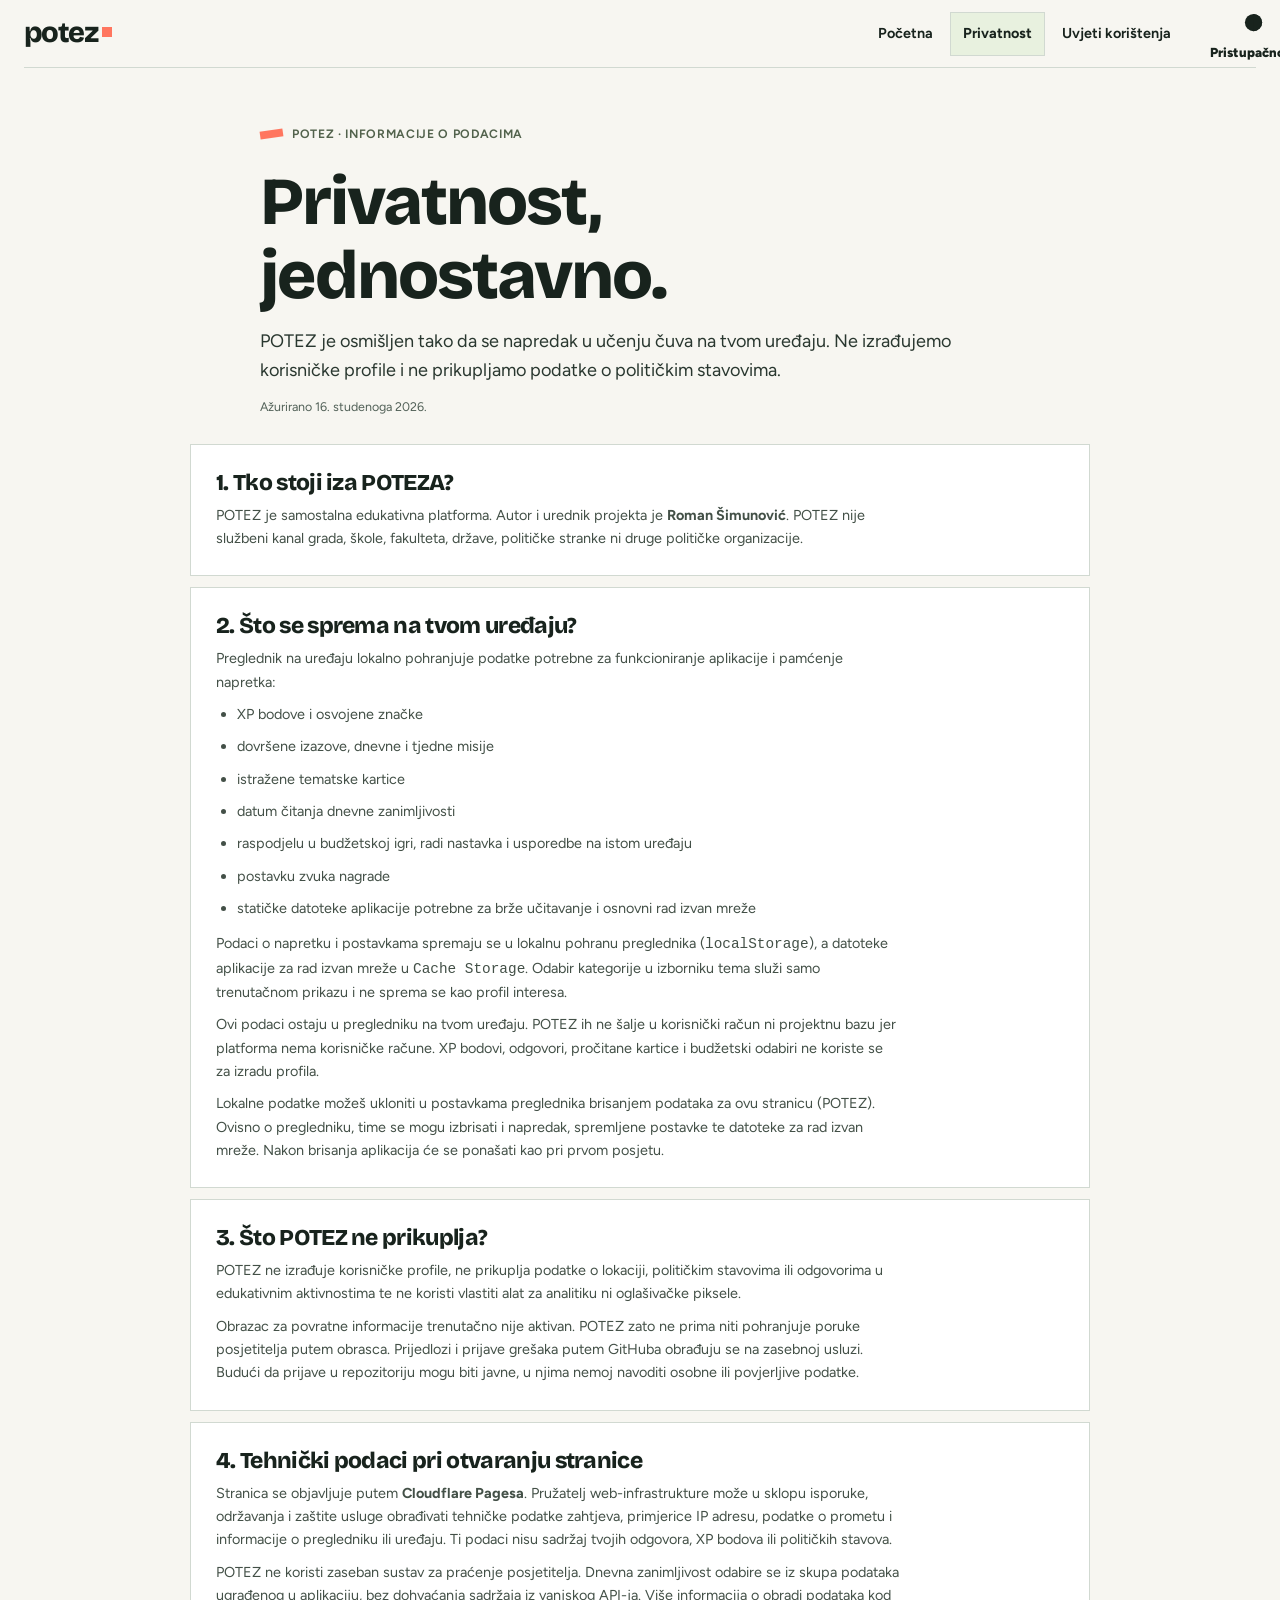
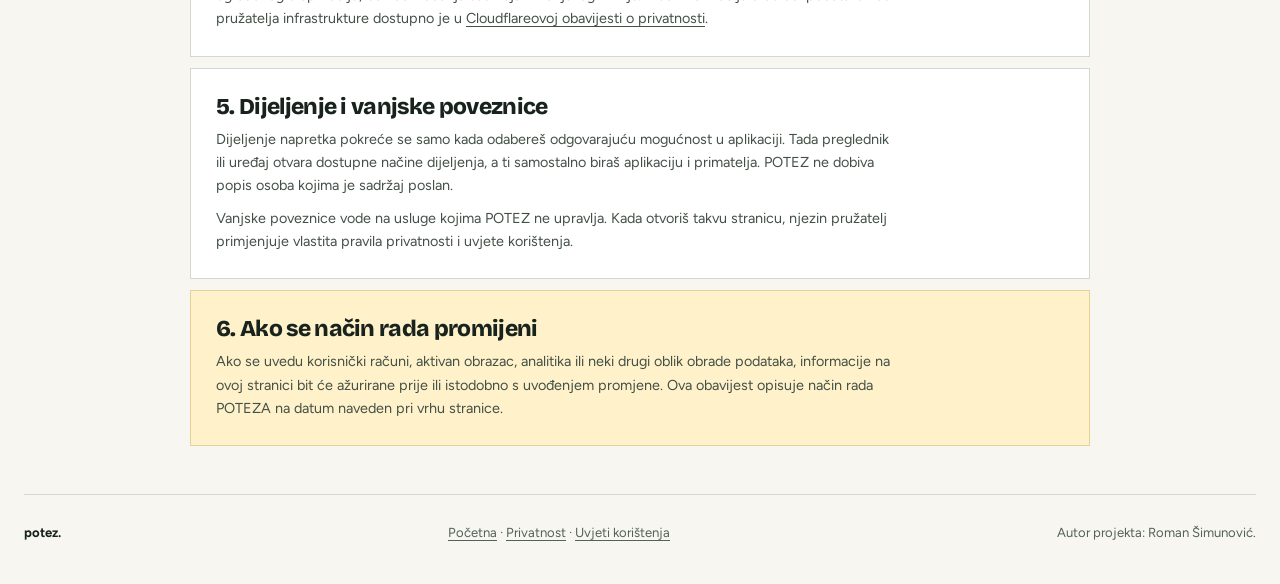
<file: privacy.html>
<!doctype html>
<html lang="hr">
<head>
  <meta charset="utf-8" />
  <meta name="viewport" content="width=device-width, initial-scale=1, viewport-fit=cover" />
  <meta name="theme-color" content="#f7f4ec" />
  <meta name="color-scheme" content="light dark" />
  <meta name="description" content="Obavijest o privatnosti POTEZ-a: lokalna pohrana, tehnički podaci i vanjske usluge." />
  <title>Privatnost — POTEZ</title>
  <link rel="icon" href="/favicon.svg" type="image/svg+xml" />
  <link rel="manifest" href="/manifest.webmanifest" />
  <link rel="preload" href="/assets/fonts/figtree-latin-wght-normal.woff2" as="font" type="font/woff2" crossorigin />
  <link rel="preload" href="/assets/fonts/figtree-latin-ext-wght-normal.woff2" as="font" type="font/woff2" crossorigin />
  <link rel="preload" href="/assets/fonts/bricolage-grotesque-latin-wght-normal.woff2" as="font" type="font/woff2" crossorigin />
  <link rel="preload" href="/assets/fonts/bricolage-grotesque-latin-ext-wght-normal.woff2" as="font" type="font/woff2" crossorigin />
  <link rel="stylesheet" href="/assets/styles.css" />
  <link rel="stylesheet" href="/assets/polish.css" />
  <script src="/assets/accessibility.js" defer></script>
</head>
<body class="legal-page">
  <a class="skip-link" href="#content">Prijelaz na glavni sadržaj</a>
  <div class="shell">
    <header class="topline">
      <a href="/" class="brand" aria-label="POTEZ početna">potez<span class="brand-dot"></span></a>
      <nav class="nav legal-nav" aria-label="Glavna navigacija">
        <a href="/">Početna</a>
        <a href="/privacy.html" aria-current="page">Privatnost</a>
        <a href="/uvjeti.html">Uvjeti korištenja</a>
      </nav>
      <details class="accessibility-menu" id="accessibilityMenu"><summary aria-label="Postavke pristupačnosti"><svg class="accessibility-icon" viewBox="0 0 24 24" aria-hidden="true"><circle cx="12" cy="12" r="9"/><path d="M12 3v18a9 9 0 0 0 0-18Z" fill="currentColor" stroke="none"/></svg> Pristupačnost</summary><div class="accessibility-panel" aria-label="Postavke prikaza"><div class="accessibility-panel-heading"><strong>Postavke prikaza</strong></div><section class="accessibility-control"><div><strong>Izgled</strong></div><div class="accessibility-actions"><button type="button" data-theme-choice="light" aria-pressed="true">Svijetli</button><button type="button" data-theme-choice="dark" aria-pressed="false">Tamni</button><button type="button" data-theme-choice="system" aria-pressed="false">Uređaj</button></div></section><section class="accessibility-control"><div><strong>Veličina teksta</strong><span id="fontScaleValue">100 %</span></div><div class="accessibility-actions"><button type="button" data-font-step="-1" aria-label="Smanjenje veličine teksta">A−</button><button type="button" data-font-step="1" aria-label="Povećanje veličine teksta">A+</button></div></section><section class="accessibility-control"><div><strong>Visoki kontrast</strong></div><button type="button" class="accessibility-toggle" data-setting="contrast" aria-pressed="false">Isključeno</button></section><section class="accessibility-control"><div><strong>Smanjene animacije</strong></div><button type="button" class="accessibility-toggle" data-setting="motion" aria-pressed="false">Isključeno</button></section><button type="button" class="accessibility-reset" id="resetAccessibility">Vraćanje na početne postavke</button></div></details>
    </header>

    <main id="content" class="legal-content" tabindex="-1">
      <div class="legal-hero">
        <p class="eyebrow">POTEZ · INFORMACIJE O PODACIMA</p>
        <h1>Privatnost, jednostavno.</h1>
        <p class="legal-lead">POTEZ je osmišljen tako da se napredak u učenju čuva na tvom uređaju. Ne izrađujemo korisničke profile i ne prikupljamo podatke o političkim stavovima.</p>
        <p class="legal-updated">Ažurirano 16. studenoga 2026.</p>
      </div>

      <div class="legal-sections">
        <section class="legal-panel">
          <h2>1. Tko stoji iza POTEZA?</h2>
          <p>POTEZ je samostalna edukativna platforma. Autor i urednik projekta je <strong>Roman Šimunović</strong>. POTEZ nije službeni kanal grada, škole, fakulteta, države, političke stranke ni druge političke organizacije.</p>
        </section>
        <section class="legal-panel">
          <h2>2. Što se sprema na tvom uređaju?</h2>
          <p>Preglednik na uređaju lokalno pohranjuje podatke potrebne za funkcioniranje aplikacije i pamćenje napretka:</p>
          <ul>
            <li>XP bodove i osvojene značke</li>
            <li>dovršene izazove, dnevne i tjedne misije</li>
            <li>istražene tematske kartice</li>
            <li>datum čitanja dnevne zanimljivosti</li>
            <li>raspodjelu u budžetskoj igri, radi nastavka i usporedbe na istom uređaju</li>
            <li>postavku zvuka nagrade</li>
            <li>statičke datoteke aplikacije potrebne za brže učitavanje i osnovni rad izvan mreže</li>
          </ul>
          <p>Podaci o napretku i postavkama spremaju se u lokalnu pohranu preglednika (<code>localStorage</code>), a datoteke aplikacije za rad izvan mreže u <code>Cache Storage</code>. Odabir kategorije u izborniku tema služi samo trenutačnom prikazu i ne sprema se kao profil interesa.</p>
          <p>Ovi podaci ostaju u pregledniku na tvom uređaju. POTEZ ih ne šalje u korisnički račun ni projektnu bazu jer platforma nema korisničke račune. XP bodovi, odgovori, pročitane kartice i budžetski odabiri ne koriste se za izradu profila.</p>
          <p>Lokalne podatke možeš ukloniti u postavkama preglednika brisanjem podataka za ovu stranicu (POTEZ). Ovisno o pregledniku, time se mogu izbrisati i napredak, spremljene postavke te datoteke za rad izvan mreže. Nakon brisanja aplikacija će se ponašati kao pri prvom posjetu.</p>
        </section>
        <section class="legal-panel">
          <h2>3. Što POTEZ ne prikuplja?</h2>
          <p>POTEZ ne izrađuje korisničke profile, ne prikuplja podatke o lokaciji, političkim stavovima ili odgovorima u edukativnim aktivnostima te ne koristi vlastiti alat za analitiku ni oglašivačke piksele.</p>
          <p>Obrazac za povratne informacije trenutačno nije aktivan. POTEZ zato ne prima niti pohranjuje poruke posjetitelja putem obrasca. Prijedlozi i prijave grešaka putem GitHuba obrađuju se na zasebnoj usluzi. Budući da prijave u repozitoriju mogu biti javne, u njima nemoj navoditi osobne ili povjerljive podatke.</p>
        </section>
        <section class="legal-panel">
          <h2>4. Tehnički podaci pri otvaranju stranice</h2>
          <p>Stranica se objavljuje putem <strong>Cloudflare Pagesa</strong>. Pružatelj web-infrastrukture može u sklopu isporuke, održavanja i zaštite usluge obrađivati tehničke podatke zahtjeva, primjerice IP adresu, podatke o prometu i informacije o pregledniku ili uređaju. Ti podaci nisu sadržaj tvojih odgovora, XP bodova ili političkih stavova.</p>
          <p>POTEZ ne koristi zaseban sustav za praćenje posjetitelja. Dnevna zanimljivost odabire se iz skupa podataka ugrađenog u aplikaciju, bez dohvaćanja sadržaja iz vanjskog API-ja. Više informacija o obradi podataka kod pružatelja infrastrukture dostupno je u <a href="https://www.cloudflare.com/privacypolicy/" target="_blank" rel="noopener noreferrer">Cloudflareovoj obavijesti o privatnosti</a>.</p>
        </section>
        <section class="legal-panel">
          <h2>5. Dijeljenje i vanjske poveznice</h2>
          <p>Dijeljenje napretka pokreće se samo kada odabereš odgovarajuću mogućnost u aplikaciji. Tada preglednik ili uređaj otvara dostupne načine dijeljenja, a ti samostalno biraš aplikaciju i primatelja. POTEZ ne dobiva popis osoba kojima je sadržaj poslan.</p>
          <p>Vanjske poveznice vode na usluge kojima POTEZ ne upravlja. Kada otvoriš takvu stranicu, njezin pružatelj primjenjuje vlastita pravila privatnosti i uvjete korištenja.</p>
        </section>
        <section class="legal-panel legal-note">
          <h2>6. Ako se način rada promijeni</h2>
          <p>Ako se uvedu korisnički računi, aktivan obrazac, analitika ili neki drugi oblik obrade podataka, informacije na ovoj stranici bit će ažurirane prije ili istodobno s uvođenjem promjene. Ova obavijest opisuje način rada POTEZA na datum naveden pri vrhu stranice.</p>
        </section>
      </div>
    </main>

    <footer class="footer">
      <div><strong>potez.</strong></div>
      <nav aria-label="Navigacija podnožja"><a href="/">Početna</a> · <a href="/privacy.html" aria-current="page">Privatnost</a> · <a href="/uvjeti.html">Uvjeti korištenja</a></nav>
      <div>Autor projekta: Roman Šimunović.</div>
    </footer>
  </div>
</body>
</html>
</file>
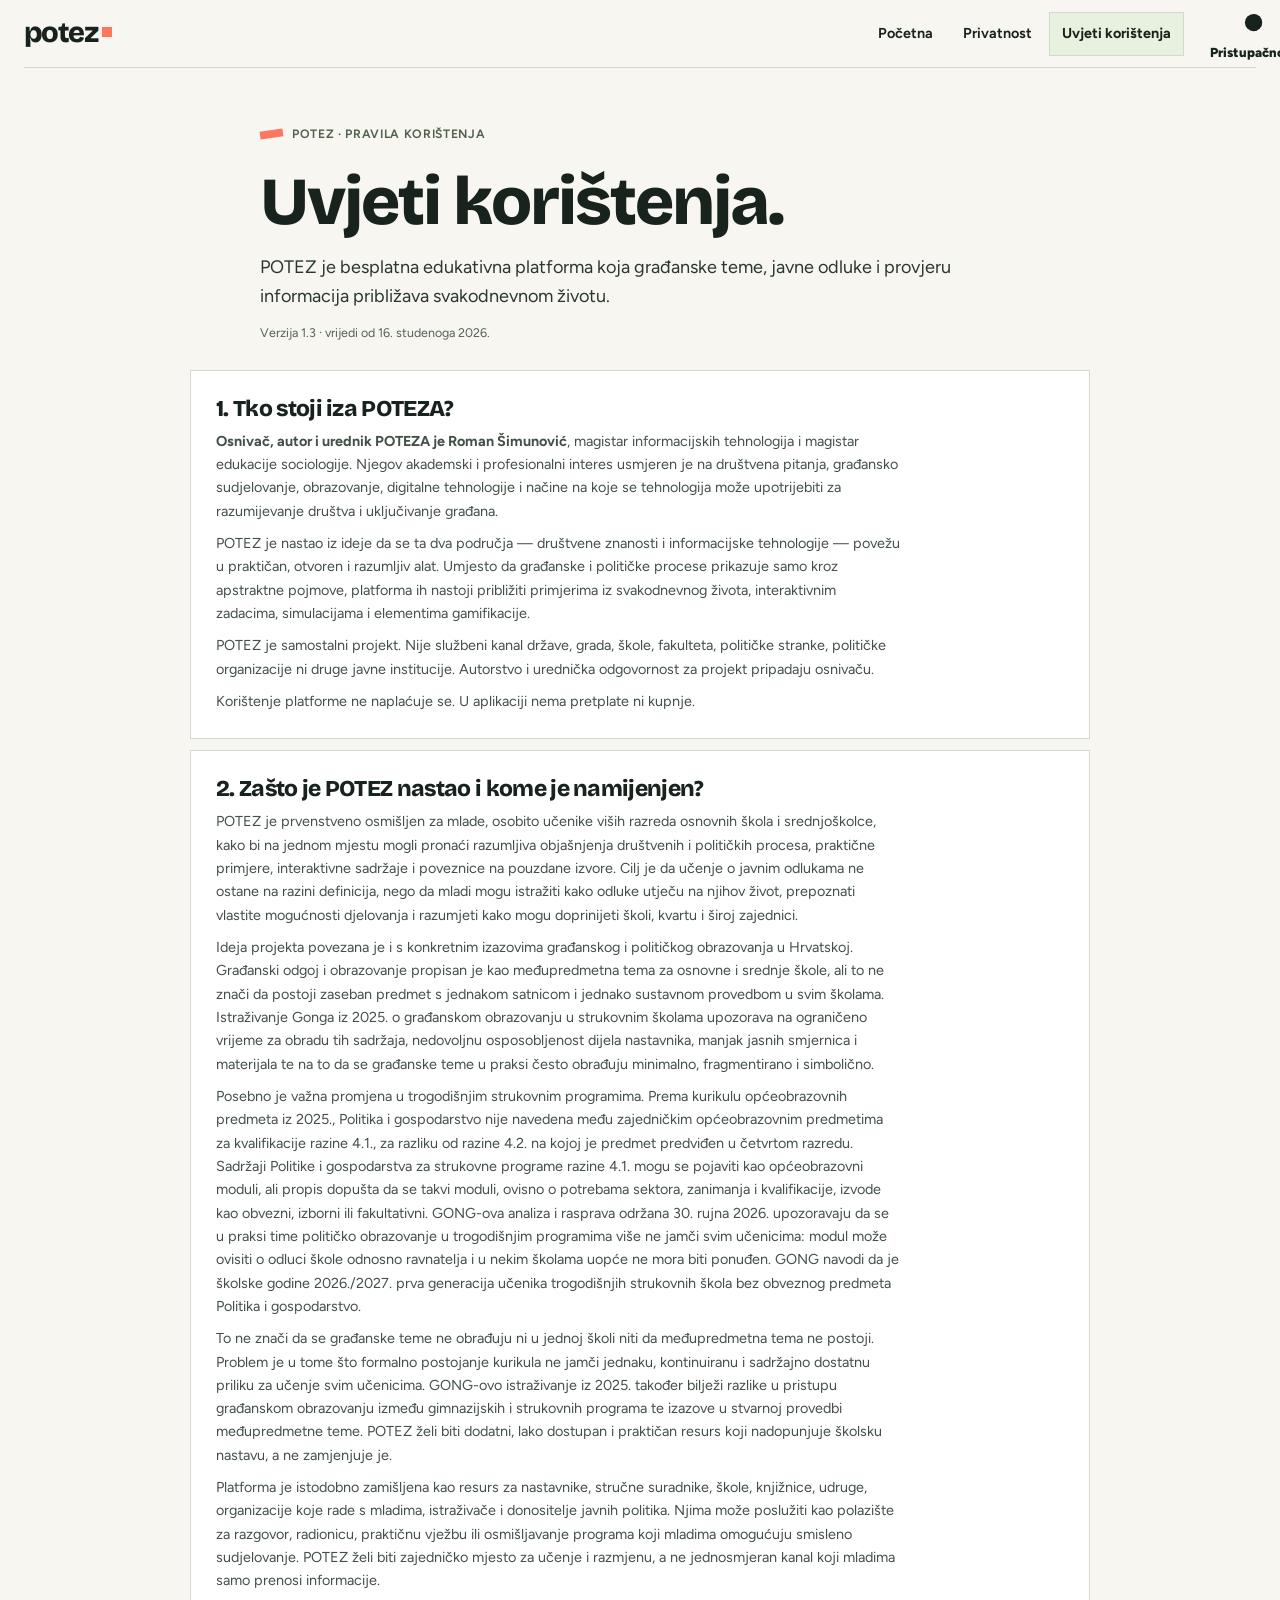
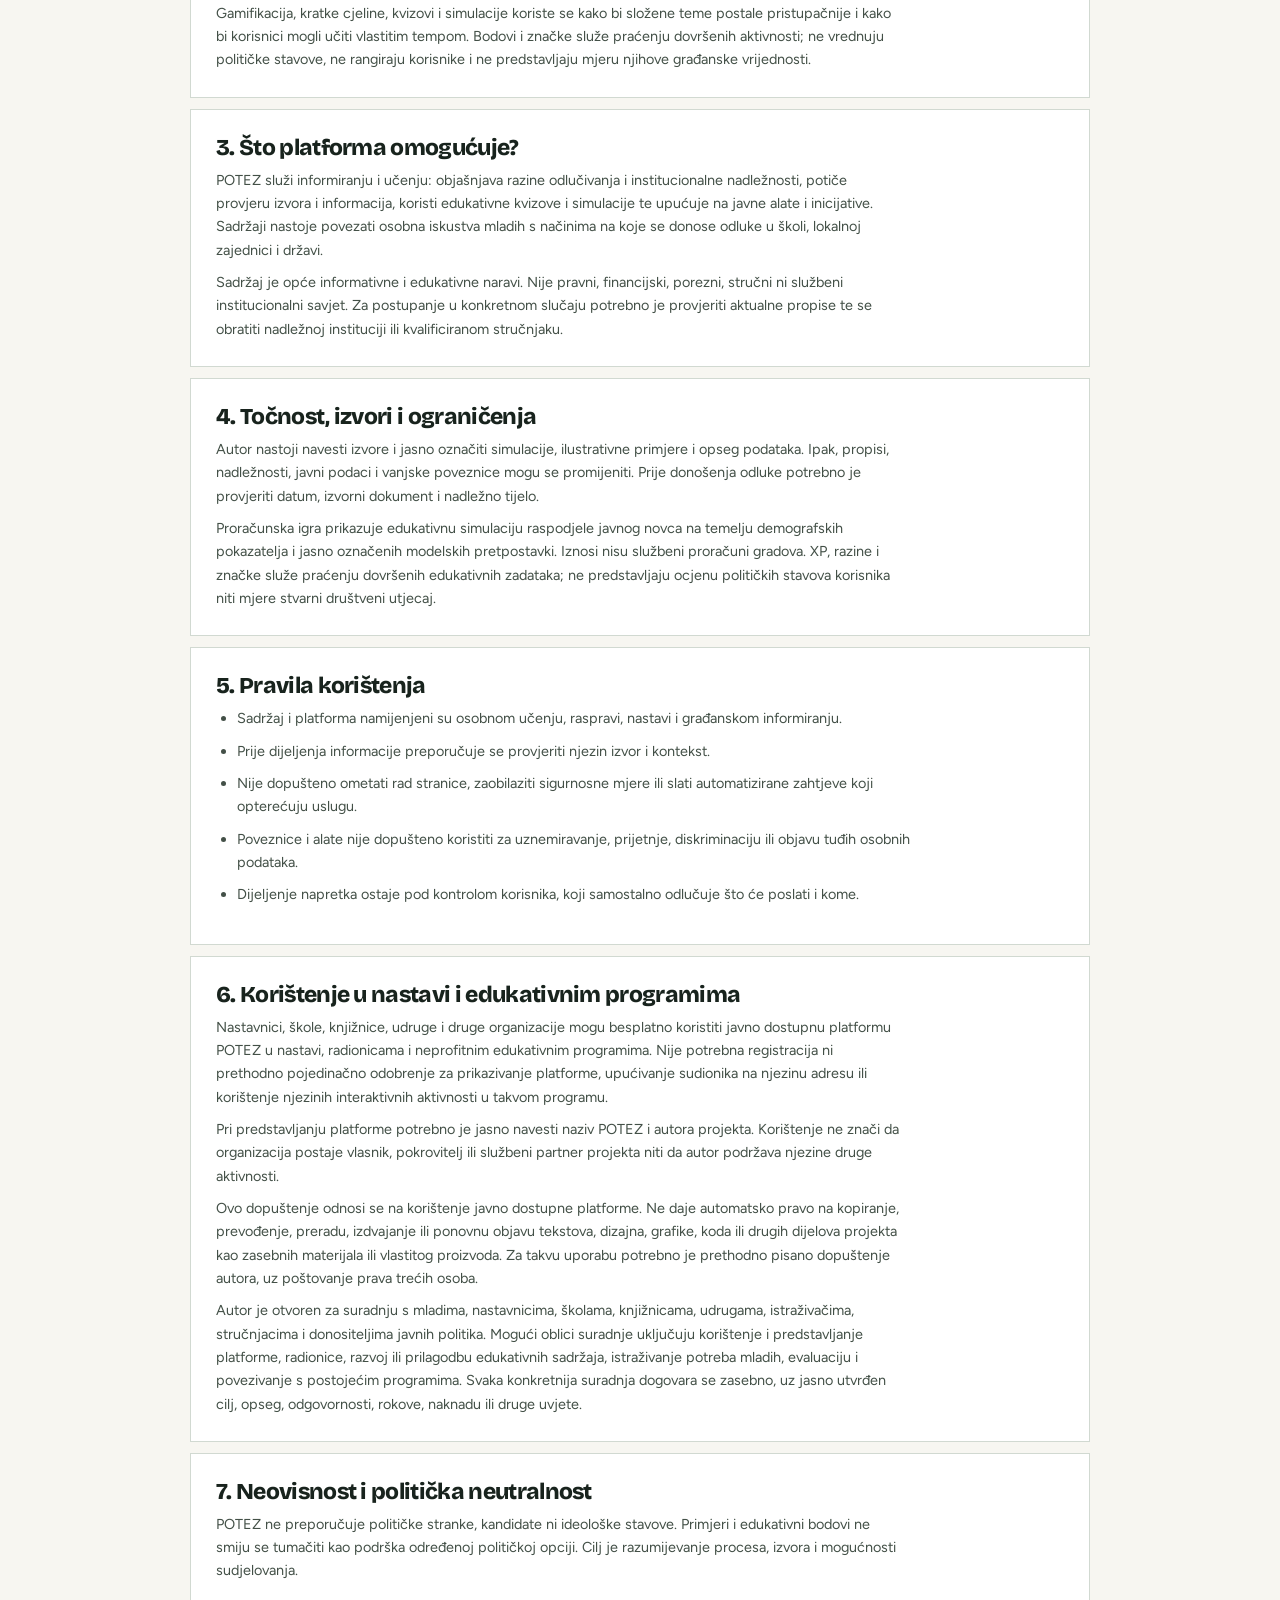
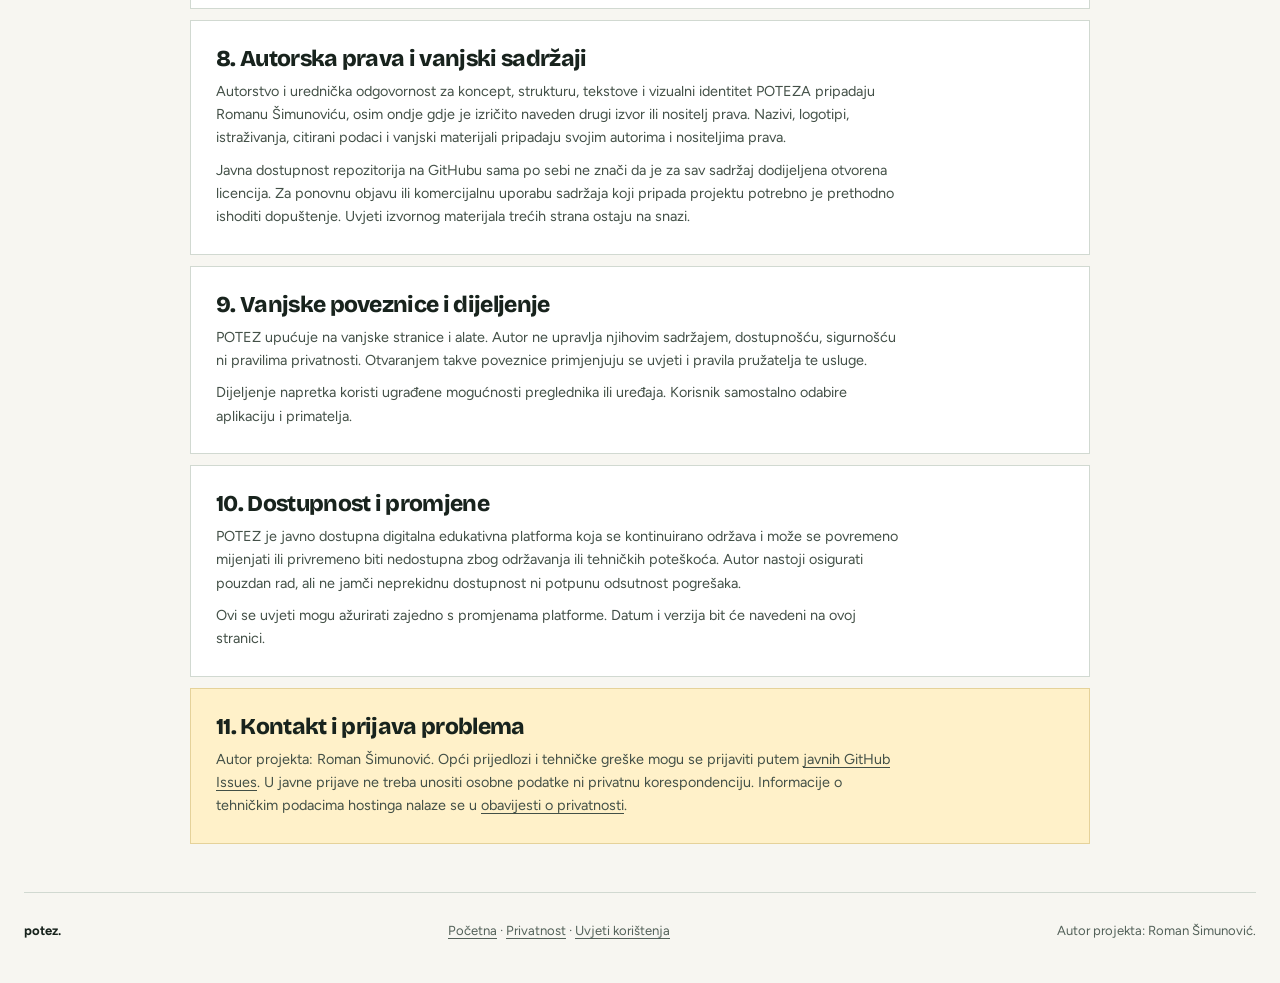
<file: uvjeti.html>
<!doctype html>
<html lang="hr">
<head>
  <meta charset="utf-8" />
  <meta name="viewport" content="width=device-width, initial-scale=1, viewport-fit=cover" />
  <meta name="theme-color" content="#f7f4ec" />
  <meta name="color-scheme" content="light dark" />
  <meta name="description" content="Uvjeti korištenja POTEZ edukativne platforme." />
  <title>Uvjeti korištenja — POTEZ</title>
  <link rel="icon" href="/favicon.svg" type="image/svg+xml" />
  <link rel="manifest" href="/manifest.webmanifest" />
  <link rel="preload" href="/assets/fonts/figtree-latin-wght-normal.woff2" as="font" type="font/woff2" crossorigin />
  <link rel="preload" href="/assets/fonts/figtree-latin-ext-wght-normal.woff2" as="font" type="font/woff2" crossorigin />
  <link rel="preload" href="/assets/fonts/bricolage-grotesque-latin-wght-normal.woff2" as="font" type="font/woff2" crossorigin />
  <link rel="preload" href="/assets/fonts/bricolage-grotesque-latin-ext-wght-normal.woff2" as="font" type="font/woff2" crossorigin />
  <link rel="stylesheet" href="/assets/styles.css" />
  <link rel="stylesheet" href="/assets/polish.css" />
  <script src="/assets/accessibility.js" defer></script>
</head>
<body class="legal-page">
  <a class="skip-link" href="#content">Prijelaz na glavni sadržaj</a>
  <div class="shell">
    <header class="topline">
      <a href="/" class="brand" aria-label="POTEZ početna">potez<span class="brand-dot"></span></a>
      <nav class="nav legal-nav" aria-label="Glavna navigacija">
        <a href="/">Početna</a>
        <a href="/privacy.html">Privatnost</a>
        <a href="/uvjeti.html" aria-current="page">Uvjeti korištenja</a>
      </nav>
      <details class="accessibility-menu" id="accessibilityMenu"><summary aria-label="Postavke pristupačnosti"><svg class="accessibility-icon" viewBox="0 0 24 24" aria-hidden="true"><circle cx="12" cy="12" r="9"/><path d="M12 3v18a9 9 0 0 0 0-18Z" fill="currentColor" stroke="none"/></svg> Pristupačnost</summary><div class="accessibility-panel" aria-label="Postavke prikaza"><div class="accessibility-panel-heading"><strong>Postavke prikaza</strong></div><section class="accessibility-control"><div><strong>Izgled</strong></div><div class="accessibility-actions"><button type="button" data-theme-choice="light" aria-pressed="true">Svijetli</button><button type="button" data-theme-choice="dark" aria-pressed="false">Tamni</button><button type="button" data-theme-choice="system" aria-pressed="false">Uređaj</button></div></section><section class="accessibility-control"><div><strong>Veličina teksta</strong><span id="fontScaleValue">100 %</span></div><div class="accessibility-actions"><button type="button" data-font-step="-1" aria-label="Smanjenje veličine teksta">A−</button><button type="button" data-font-step="1" aria-label="Povećanje veličine teksta">A+</button></div></section><section class="accessibility-control"><div><strong>Visoki kontrast</strong></div><button type="button" class="accessibility-toggle" data-setting="contrast" aria-pressed="false">Isključeno</button></section><section class="accessibility-control"><div><strong>Smanjene animacije</strong></div><button type="button" class="accessibility-toggle" data-setting="motion" aria-pressed="false">Isključeno</button></section><button type="button" class="accessibility-reset" id="resetAccessibility">Vraćanje na početne postavke</button></div></details>
    </header>

    <main id="content" class="legal-content" tabindex="-1">
      <div class="legal-hero">
        <p class="eyebrow">POTEZ · PRAVILA KORIŠTENJA</p>
        <h1>Uvjeti korištenja.</h1>
        <p class="legal-lead">POTEZ je besplatna edukativna platforma koja građanske teme, javne odluke i provjeru informacija približava svakodnevnom životu.</p>
        <p class="legal-updated">Verzija 1.3 · vrijedi od 16. studenoga 2026.</p>
      </div>

      <div class="legal-sections">
        <section class="legal-panel">
          <h2>1. Tko stoji iza POTEZA?</h2>
          <p><strong>Osnivač, autor i urednik POTEZA je Roman Šimunović</strong>, magistar informacijskih tehnologija i magistar edukacije sociologije. Njegov akademski i profesionalni interes usmjeren je na društvena pitanja, građansko sudjelovanje, obrazovanje, digitalne tehnologije i načine na koje se tehnologija može upotrijebiti za razumijevanje društva i uključivanje građana.</p>
          <p>POTEZ je nastao iz ideje da se ta dva područja — društvene znanosti i informacijske tehnologije — povežu u praktičan, otvoren i razumljiv alat. Umjesto da građanske i političke procese prikazuje samo kroz apstraktne pojmove, platforma ih nastoji približiti primjerima iz svakodnevnog života, interaktivnim zadacima, simulacijama i elementima gamifikacije.</p>
          <p>POTEZ je samostalni projekt. Nije službeni kanal države, grada, škole, fakulteta, političke stranke, političke organizacije ni druge javne institucije. Autorstvo i urednička odgovornost za projekt pripadaju osnivaču.</p>
          <p>Korištenje platforme ne naplaćuje se. U aplikaciji nema pretplate ni kupnje.</p>
        </section>
        <section class="legal-panel">
          <h2>2. Zašto je POTEZ nastao i kome je namijenjen?</h2>
          <p>POTEZ je prvenstveno osmišljen za mlade, osobito učenike viših razreda osnovnih škola i srednjoškolce, kako bi na jednom mjestu mogli pronaći razumljiva objašnjenja društvenih i političkih procesa, praktične primjere, interaktivne sadržaje i poveznice na pouzdane izvore. Cilj je da učenje o javnim odlukama ne ostane na razini definicija, nego da mladi mogu istražiti kako odluke utječu na njihov život, prepoznati vlastite mogućnosti djelovanja i razumjeti kako mogu doprinijeti školi, kvartu i široj zajednici.</p>
          <p>Ideja projekta povezana je i s konkretnim izazovima građanskog i političkog obrazovanja u Hrvatskoj. Građanski odgoj i obrazovanje propisan je kao međupredmetna tema za osnovne i srednje škole, ali to ne znači da postoji zaseban predmet s jednakom satnicom i jednako sustavnom provedbom u svim školama. Istraživanje Gonga iz 2025. o građanskom obrazovanju u strukovnim školama upozorava na ograničeno vrijeme za obradu tih sadržaja, nedovoljnu osposobljenost dijela nastavnika, manjak jasnih smjernica i materijala te na to da se građanske teme u praksi često obrađuju minimalno, fragmentirano i simbolično.</p>
          <p>Posebno je važna promjena u trogodišnjim strukovnim programima. Prema kurikulu općeobrazovnih predmeta iz 2025., Politika i gospodarstvo nije navedena među zajedničkim općeobrazovnim predmetima za kvalifikacije razine 4.1., za razliku od razine 4.2. na kojoj je predmet predviđen u četvrtom razredu. Sadržaji Politike i gospodarstva za strukovne programe razine 4.1. mogu se pojaviti kao općeobrazovni moduli, ali propis dopušta da se takvi moduli, ovisno o potrebama sektora, zanimanja i kvalifikacije, izvode kao obvezni, izborni ili fakultativni. GONG-ova analiza i rasprava održana 30. rujna 2026. upozoravaju da se u praksi time političko obrazovanje u trogodišnjim programima više ne jamči svim učenicima: modul može ovisiti o odluci škole odnosno ravnatelja i u nekim školama uopće ne mora biti ponuđen. GONG navodi da je školske godine 2026./2027. prva generacija učenika trogodišnjih strukovnih škola bez obveznog predmeta Politika i gospodarstvo.</p>
          <p>To ne znači da se građanske teme ne obrađuju ni u jednoj školi niti da međupredmetna tema ne postoji. Problem je u tome što formalno postojanje kurikula ne jamči jednaku, kontinuiranu i sadržajno dostatnu priliku za učenje svim učenicima. GONG-ovo istraživanje iz 2025. također bilježi razlike u pristupu građanskom obrazovanju između gimnazijskih i strukovnih programa te izazove u stvarnoj provedbi međupredmetne teme. POTEZ želi biti dodatni, lako dostupan i praktičan resurs koji nadopunjuje školsku nastavu, a ne zamjenjuje je.</p>
          <p>Platforma je istodobno zamišljena kao resurs za nastavnike, stručne suradnike, škole, knjižnice, udruge, organizacije koje rade s mladima, istraživače i donositelje javnih politika. Njima može poslužiti kao polazište za razgovor, radionicu, praktičnu vježbu ili osmišljavanje programa koji mladima omogućuju smisleno sudjelovanje. POTEZ želi biti zajedničko mjesto za učenje i razmjenu, a ne jednosmjeran kanal koji mladima samo prenosi informacije.</p>
          <p>Gamifikacija, kratke cjeline, kvizovi i simulacije koriste se kako bi složene teme postale pristupačnije i kako bi korisnici mogli učiti vlastitim tempom. Bodovi i značke služe praćenju dovršenih aktivnosti; ne vrednuju političke stavove, ne rangiraju korisnike i ne predstavljaju mjeru njihove građanske vrijednosti.</p>
        </section>
        <section class="legal-panel">
          <h2>3. Što platforma omogućuje?</h2>
          <p>POTEZ služi informiranju i učenju: objašnjava razine odlučivanja i institucionalne nadležnosti, potiče provjeru izvora i informacija, koristi edukativne kvizove i simulacije te upućuje na javne alate i inicijative. Sadržaji nastoje povezati osobna iskustva mladih s načinima na koje se donose odluke u školi, lokalnoj zajednici i državi.</p>
          <p>Sadržaj je opće informativne i edukativne naravi. Nije pravni, financijski, porezni, stručni ni službeni institucionalni savjet. Za postupanje u konkretnom slučaju potrebno je provjeriti aktualne propise te se obratiti nadležnoj instituciji ili kvalificiranom stručnjaku.</p>
        </section>
        <section class="legal-panel">
          <h2>4. Točnost, izvori i ograničenja</h2>
          <p>Autor nastoji navesti izvore i jasno označiti simulacije, ilustrativne primjere i opseg podataka. Ipak, propisi, nadležnosti, javni podaci i vanjske poveznice mogu se promijeniti. Prije donošenja odluke potrebno je provjeriti datum, izvorni dokument i nadležno tijelo.</p>
          <p>Proračunska igra prikazuje edukativnu simulaciju raspodjele javnog novca na temelju demografskih pokazatelja i jasno označenih modelskih pretpostavki. Iznosi nisu službeni proračuni gradova. XP, razine i značke služe praćenju dovršenih edukativnih zadataka; ne predstavljaju ocjenu političkih stavova korisnika niti mjere stvarni društveni utjecaj.</p>
        </section>
        <section class="legal-panel">
          <h2>5. Pravila korištenja</h2>
          <ul>
            <li>Sadržaj i platforma namijenjeni su osobnom učenju, raspravi, nastavi i građanskom informiranju.</li>
            <li>Prije dijeljenja informacije preporučuje se provjeriti njezin izvor i kontekst.</li>
            <li>Nije dopušteno ometati rad stranice, zaobilaziti sigurnosne mjere ili slati automatizirane zahtjeve koji opterećuju uslugu.</li>
            <li>Poveznice i alate nije dopušteno koristiti za uznemiravanje, prijetnje, diskriminaciju ili objavu tuđih osobnih podataka.</li>
            <li>Dijeljenje napretka ostaje pod kontrolom korisnika, koji samostalno odlučuje što će poslati i kome.</li>
          </ul>
        </section>
        <section class="legal-panel">
          <h2>6. Korištenje u nastavi i edukativnim programima</h2>
          <p>Nastavnici, škole, knjižnice, udruge i druge organizacije mogu besplatno koristiti javno dostupnu platformu POTEZ u nastavi, radionicama i neprofitnim edukativnim programima. Nije potrebna registracija ni prethodno pojedinačno odobrenje za prikazivanje platforme, upućivanje sudionika na njezinu adresu ili korištenje njezinih interaktivnih aktivnosti u takvom programu.</p>
          <p>Pri predstavljanju platforme potrebno je jasno navesti naziv POTEZ i autora projekta. Korištenje ne znači da organizacija postaje vlasnik, pokrovitelj ili službeni partner projekta niti da autor podržava njezine druge aktivnosti.</p>
          <p>Ovo dopuštenje odnosi se na korištenje javno dostupne platforme. Ne daje automatsko pravo na kopiranje, prevođenje, preradu, izdvajanje ili ponovnu objavu tekstova, dizajna, grafike, koda ili drugih dijelova projekta kao zasebnih materijala ili vlastitog proizvoda. Za takvu uporabu potrebno je prethodno pisano dopuštenje autora, uz poštovanje prava trećih osoba.</p>
          <p>Autor je otvoren za suradnju s mladima, nastavnicima, školama, knjižnicama, udrugama, istraživačima, stručnjacima i donositeljima javnih politika. Mogući oblici suradnje uključuju korištenje i predstavljanje platforme, radionice, razvoj ili prilagodbu edukativnih sadržaja, istraživanje potreba mladih, evaluaciju i povezivanje s postojećim programima. Svaka konkretnija suradnja dogovara se zasebno, uz jasno utvrđen cilj, opseg, odgovornosti, rokove, naknadu ili druge uvjete.</p>
        </section>
        <section class="legal-panel">
          <h2>7. Neovisnost i politička neutralnost</h2>
          <p>POTEZ ne preporučuje političke stranke, kandidate ni ideološke stavove. Primjeri i edukativni bodovi ne smiju se tumačiti kao podrška određenoj političkoj opciji. Cilj je razumijevanje procesa, izvora i mogućnosti sudjelovanja.</p>
        </section>
        <section class="legal-panel">
          <h2>8. Autorska prava i vanjski sadržaji</h2>
          <p>Autorstvo i urednička odgovornost za koncept, strukturu, tekstove i vizualni identitet POTEZA pripadaju Romanu Šimunoviću, osim ondje gdje je izričito naveden drugi izvor ili nositelj prava. Nazivi, logotipi, istraživanja, citirani podaci i vanjski materijali pripadaju svojim autorima i nositeljima prava.</p>
          <p>Javna dostupnost repozitorija na GitHubu sama po sebi ne znači da je za sav sadržaj dodijeljena otvorena licencija. Za ponovnu objavu ili komercijalnu uporabu sadržaja koji pripada projektu potrebno je prethodno ishoditi dopuštenje. Uvjeti izvornog materijala trećih strana ostaju na snazi.</p>
        </section>
        <section class="legal-panel">
          <h2>9. Vanjske poveznice i dijeljenje</h2>
          <p>POTEZ upućuje na vanjske stranice i alate. Autor ne upravlja njihovim sadržajem, dostupnošću, sigurnošću ni pravilima privatnosti. Otvaranjem takve poveznice primjenjuju se uvjeti i pravila pružatelja te usluge.</p>
          <p>Dijeljenje napretka koristi ugrađene mogućnosti preglednika ili uređaja. Korisnik samostalno odabire aplikaciju i primatelja.</p>
        </section>
        <section class="legal-panel">
          <h2>10. Dostupnost i promjene</h2>
          <p>POTEZ je javno dostupna digitalna edukativna platforma koja se kontinuirano održava i može se povremeno mijenjati ili privremeno biti nedostupna zbog održavanja ili tehničkih poteškoća. Autor nastoji osigurati pouzdan rad, ali ne jamči neprekidnu dostupnost ni potpunu odsutnost pogrešaka.</p>
          <p>Ovi se uvjeti mogu ažurirati zajedno s promjenama platforme. Datum i verzija bit će navedeni na ovoj stranici.</p>
        </section>
        <section class="legal-panel legal-note">
          <h2>11. Kontakt i prijava problema</h2>
          <p>Autor projekta: Roman Šimunović. Opći prijedlozi i tehničke greške mogu se prijaviti putem <a href="https://github.com/romansimunovic/Potez/issues" target="_blank" rel="noopener noreferrer">javnih GitHub Issues</a>. U javne prijave ne treba unositi osobne podatke ni privatnu korespondenciju. Informacije o tehničkim podacima hostinga nalaze se u <a href="/privacy.html">obavijesti o privatnosti</a>.</p>
        </section>
      </div>
    </main>

    <footer class="footer">
      <div><strong>potez.</strong></div>
      <nav aria-label="Navigacija podnožja"><a href="/">Početna</a> · <a href="/privacy.html">Privatnost</a> · <a href="/uvjeti.html" aria-current="page">Uvjeti korištenja</a></nav>
      <div>Autor projekta: Roman Šimunović.</div>
    </footer>
  </div>
</body>
</html>
</file>
<file: assets/styles.css>
/* POTEZ visual system — one responsive layout, one spacing scale. */
:root {
  color-scheme: light;
  --paper: #f7f4ec;
  --surface: #fffefa;
  --ink: #17211d;
  --text: #26352c;
  --muted: #536159;
  --subtle: #68756d;
  --line: #d5ddd2;
  --green: #c8f169;
  --green-soft: #e8f5d5;
  --green-deep: #365a1e;
  --coral: #ff765f;
  --blue: #9edcff;
  --blue-soft: #e3f4ff;
  --purple: #b6a3ff;
  --yellow: #ffd86f;
  --yellow-soft: #fff1c9;
  --dark: #17211d;
  --focus: #174fd6;
  --shadow-sm: 0 6px 18px rgba(23, 33, 29, .055);
  --shadow-md: 0 14px 38px rgba(23, 33, 29, .09);
  --radius-sm: 14px;
  --radius-md: 20px;
  --radius-lg: 28px;
  --space-1: .5rem;
  --space-2: .75rem;
  --space-3: 1rem;
  --space-4: 1.25rem;
  --space-5: 1.5rem;
  --space-6: 2rem;
  --space-7: 2.5rem;
  --space-8: 3rem;
  --section-space: clamp(3.75rem, 6vw, 5.75rem);
  --content-width: 1200px;
}

* { box-sizing: border-box; }
html {
  scroll-behavior: smooth;
  scroll-padding-top: 24px;
  -webkit-text-size-adjust: 100%;
  text-size-adjust: 100%;
}
body {
  margin: 0;
  background: var(--paper);
  color: var(--ink);
  font-family: var(--font-body);
  font-size: 16px;
  line-height: 1.6;
  -webkit-font-smoothing: antialiased;
}
img, svg { max-width: 100%; }
button, input, select, textarea { font: inherit; }
button, a, select, input, textarea { -webkit-tap-highlight-color: transparent; }
button { cursor: pointer; }
button:disabled { cursor: not-allowed; }
a { color: inherit; }
p, li { max-width: 72ch; }
h1, h2, h3, p { margin-top: 0; }
h1, h2, h3 { text-wrap: balance; }
::selection { background: #d8ed9d; color: var(--ink); }

:focus-visible {
  outline: 3px solid var(--focus);
  outline-offset: 3px;
}
.skip-link {
  position: absolute;
  top: -100px;
  left: 16px;
  z-index: 1000;
  padding: 12px 16px;
  border-radius: 12px;
  background: var(--dark);
  color: white;
  font-weight: 800;
}
.skip-link:focus { top: 12px; }

.shell {
  width: min(100% - 48px, var(--content-width));
  margin-inline: auto;
}
.topline {
  display: flex;
  align-items: center;
  justify-content: space-between;
  gap: 24px;
  padding: 18px 0;
  border-bottom: 1px solid var(--line);
}
.brand {
  display: inline-flex;
  flex: 0 0 auto;
  align-items: center;
  gap: 4px;
  font-size: 1.7rem;
  font-weight: 950;
  letter-spacing: -.03em;
  text-decoration: none;
}
.brand-dot {
  display: inline-block;
  width: 10px;
  height: 10px;
  margin: 0 0 2px 1px;
  border-radius: 50%;
  background: var(--coral);
}
.brand-sub {
  margin-left: 10px;
  color: var(--muted);
  font-size: .66rem;
  font-weight: 800;
  letter-spacing: .08em;
  text-transform: uppercase;
}
.nav {
  display: flex;
  flex-wrap: wrap;
  justify-content: flex-end;
  gap: 5px;
}
.nav a {
  min-height: 42px;
  display: inline-flex;
  align-items: center;
  padding: 8px 11px;
  border-radius: 999px;
  color: #354239;
  font-size: .84rem;
  font-weight: 760;
  text-decoration: none;
  white-space: nowrap;
  transition: background-color .16s ease, color .16s ease;
}
.mobile-nav { display: none; }

.hero {
  display: grid;
  grid-template-columns: minmax(0, 1.05fr) minmax(360px, .95fr);
  align-items: center;
  gap: clamp(28px, 4vw, 52px);
  padding: clamp(54px, 7vw, 88px) 0 clamp(42px, 6vw, 68px);
}
.eyebrow {
  display: inline-flex;
  align-items: center;
  gap: 9px;
  color: #52624c;
  font-size: .76rem;
  font-weight: 900;
  letter-spacing: .1em;
  text-transform: uppercase;
}
.eyebrow::before {
  content: "";
  display: inline-block;
  width: 23px;
  height: 8px;
  border-radius: 99px;
  background: var(--coral);
  transform: rotate(-8deg);
}
h1 {
  max-width: 740px;
  margin: 18px 0 22px;
  font-size: clamp(3.4rem, 6.2vw, 6rem);
  font-weight: 950;
  line-height: .98;
  letter-spacing: -.03em;
}
h1 .highlight {
  position: relative;
  z-index: 0;
  color: #466d25;
  white-space: nowrap;
}
h1 .highlight::after {
  content: "";
  position: absolute;
  z-index: -1;
  right: -2%;
  bottom: 3px;
  left: 2%;
  height: 11px;
  border-radius: 99px;
  background: var(--yellow);
  transform: rotate(-2deg);
}
.hero-copy {
  max-width: 610px;
  margin-bottom: 0;
  color: #46534a;
  font-size: clamp(1rem, 1.25vw, 1.12rem);
  line-height: 1.72;
}
.actions {
  display: flex;
  flex-wrap: wrap;
  align-items: center;
  gap: 11px;
  margin-top: 25px;
}
.btn {
  min-height: 48px;
  display: inline-flex;
  align-items: center;
  justify-content: center;
  gap: 9px;
  padding: 12px 19px;
  border: 1px solid transparent;
  border-radius: 999px;
  font-size: .93rem;
  font-weight: 900;
  line-height: 1.25;
  text-align: center;
  text-decoration: none;
  transition: transform .16s ease, box-shadow .16s ease, background-color .16s ease;
  touch-action: manipulation;
}
.btn-dark { background: var(--dark); color: white; }
.btn-light { border-color: var(--line); background: var(--surface); color: var(--ink); }
.btn-green { background: var(--green); color: var(--ink); }
.btn:disabled { opacity: .55; box-shadow: none; transform: none; }
.source-note {
  max-width: 76ch;
  margin: 15px 0 0;
  color: #59665e;
  font-size: .87rem;
  line-height: 1.6;
}

.hero-art {
  position: relative;
  min-height: 410px;
  overflow: hidden;
  isolation: isolate;
  border-radius: 34px;
  background: var(--blue);
  box-shadow: var(--shadow-md);
}
.hero-art::before, .hero-art::after {
  position: absolute;
  z-index: -1;
  content: "";
  border-radius: 50%;
}
.hero-art::before {
  top: -75px;
  right: -60px;
  width: 270px;
  height: 270px;
  background: var(--yellow);
}
.hero-art::after {
  bottom: -80px;
  left: -65px;
  width: 180px;
  height: 180px;
  background: var(--coral);
}
.art-label {
  position: absolute;
  top: 23px;
  left: 23px;
  padding: 8px 13px;
  border: 1px solid rgba(23, 33, 29, .12);
  border-radius: 999px;
  background: var(--surface);
  font-size: .72rem;
  font-weight: 950;
  letter-spacing: .07em;
  text-transform: uppercase;
  transform: rotate(-3deg);
}
.hero-art svg {
  position: absolute;
  inset: 36px 8px 8px;
  width: calc(100% - 16px);
  height: calc(100% - 44px);
}
.sticker {
  position: absolute;
  right: 25px;
  bottom: 25px;
  padding: 10px 14px;
  border: 2px solid var(--ink);
  border-radius: 12px;
  background: var(--purple);
  color: var(--ink);
  font-size: .8rem;
  font-weight: 950;
  box-shadow: 4px 5px 0 var(--ink);
  transform: rotate(4deg);
}

.stat-strip {
  display: grid;
  grid-template-columns: repeat(3, minmax(0, 1fr));
  gap: 14px;
  margin: 0 0 12px;
}
.stat {
  min-width: 0;
  min-height: 120px;
  padding: 19px 21px;
  border: 1px solid var(--line);
  border-radius: 19px;
  background: var(--surface);
}
.stat strong {
  display: block;
  font-size: clamp(1.7rem, 2.5vw, 2.2rem);
  font-weight: 950;
  line-height: 1.12;
  letter-spacing: -.03em;
}
.stat span {
  display: block;
  margin-top: 7px;
  color: #46534a;
  font-size: .85rem;
  font-weight: 750;
  line-height: 1.35;
}
.stat small {
  display: block;
  margin-top: 6px;
  color: #536159;
  font-size: .72rem;
  line-height: 1.4;
}

.section {
  padding: var(--section-space) 0;
  scroll-margin-top: 20px;
}
.section-head {
  display: flex;
  align-items: flex-end;
  justify-content: space-between;
  gap: clamp(24px, 4vw, 52px);
  margin-bottom: 30px;
}
.section-head > div { min-width: 0; }
.section-kicker {
  color: #59665e;
  font-size: .75rem;
  font-weight: 950;
  letter-spacing: .09em;
  text-transform: uppercase;
}
.number {
  display: inline-grid;
  width: 32px;
  height: 32px;
  place-items: center;
  margin-right: 7px;
  border-radius: 50%;
  background: var(--green);
  font-size: .8rem;
  font-weight: 950;
  vertical-align: middle;
}
h2 {
  margin: 9px 0 0;
  font-size: clamp(2.05rem, 4.2vw, 3.5rem);
  font-weight: 950;
  line-height: 1.05;
  letter-spacing: -.03em;
}
.section-intro {
  max-width: 440px;
  margin: 0;
  color: #536159;
  font-size: .98rem;
  line-height: 1.65;
}
.panel {
  min-width: 0;
  padding: clamp(22px, 2.6vw, 30px);
  border: 1px solid var(--line);
  border-radius: var(--radius-lg);
  background: var(--surface);
  box-shadow: var(--shadow-sm);
}
.panel.dark {
  border-color: var(--dark);
  background: var(--dark);
  color: var(--surface);
}
.panel.mint { background: #e8f5d5; }
.panel.yellow { background: #fff1c9; }
.panel.lilac { background: #eee9ff; }
.panel.blue { background: #e3f4ff; }
.panel.coral { background: #ffe5de; }
.panel h3 {
  margin: 13px 0 11px;
  font-size: 1.45rem;
  font-weight: 900;
  line-height: 1.16;
  letter-spacing: -.03em;
}
.panel p {
  margin-bottom: 13px;
  color: #46534a;
  font-size: .95rem;
  line-height: 1.65;
}
.panel p:last-child { margin-bottom: 0; }
.panel.dark p { color: #d7e1d9; }
.panel.dark .small-note { color: #d0dbd3 !important; }
.mini-tag {
  display: inline-flex;
  min-height: 29px;
  align-items: center;
  gap: 6px;
  padding: 6px 10px;
  border-radius: 999px;
  background: rgba(23, 33, 29, .08);
  color: #354239;
  font-size: .72rem;
  font-weight: 950;
  letter-spacing: .045em;
  line-height: 1.2;
  text-transform: uppercase;
}
.small-note {
  margin-top: 13px !important;
  color: #59665e !important;
  font-size: .87rem !important;
  line-height: 1.6 !important;
}
.panel.dark .small-note { color: #d0dbd3 !important; }

.grid-2 {
  display: grid;
  grid-template-columns: repeat(2, minmax(0, 1fr));
  gap: 22px;
}
.question {
  margin: 19px 0;
  font-size: 1.3rem;
  font-weight: 900;
  line-height: 1.28;
  letter-spacing: -.035em;
}
.choices {
  display: grid;
  gap: 10px;
  margin: 18px 0;
}
.choice {
  width: 100%;
  min-height: 54px;
  display: flex;
  align-items: center;
  justify-content: space-between;
  gap: 14px;
  padding: 14px 16px;
  border: 1.5px solid var(--line);
  border-radius: 15px;
  background: var(--surface);
  color: var(--ink);
  font-size: .94rem;
  font-weight: 780;
  line-height: 1.4;
  text-align: left;
  touch-action: manipulation;
}
.choice:disabled { cursor: default; opacity: 1; }
.choice.correct { border-color: #43852f; background: #e6f5dd; }
.choice.wrong { border-color: #b84430; background: #ffe9e3; }
.choice .key { flex: 0 0 auto; color: #58645b; font-size: .72rem; font-weight: 900; }
.feedback {
  display: none;
  margin-top: 13px;
  padding: 15px 16px;
  border-radius: 15px;
  background: #eef4e7;
  color: #26352b;
  font-size: .9rem;
  line-height: 1.6;
}
.feedback.show { display: block; }
.feedback strong { display: block; margin-bottom: 4px; color: var(--ink); }
.progress-row {
  display: flex;
  flex-wrap: wrap;
  align-items: center;
  justify-content: space-between;
  gap: 10px;
  color: #536159;
  font-size: .78rem;
  font-weight: 850;
}
.progress {
  height: 9px;
  overflow: hidden;
  margin: 11px 0 17px;
  border-radius: 99px;
  background: #e1e7dd;
}
.progress > span {
  display: block;
  width: 0;
  height: 100%;
  border-radius: inherit;
  background: #79a93e;
  transition: width .25s ease;
}
.xp {
  display: inline-flex;
  align-items: center;
  gap: 6px;
  padding: 7px 11px;
  border-radius: 999px;
  background: var(--green);
  color: var(--ink);
  font-size: .76rem;
  font-weight: 950;
}
.pill-row { display: flex; flex-wrap: wrap; gap: 8px; margin-top: 15px; }
.pill {
  padding: 7px 11px;
  border-radius: 999px;
  background: rgba(23, 33, 29, .09);
  font-size: .75rem;
  font-weight: 850;
}
.reset {
  padding: 7px 9px;
  border: 0;
  background: none;
  color: #46534a;
  font-size: .78rem;
  font-weight: 800;
  text-decoration: underline;
  text-underline-offset: 3px;
}
.panel.dark .reset { color: #d0dbd3; }

.weekly-section { padding-top: 22px; padding-bottom: 20px; }
.weekly-panel {
  display: grid;
  grid-template-columns: minmax(0, 1fr) auto;
  align-items: center;
  gap: 28px;
  padding: clamp(24px, 3vw, 36px);
}
.weekly-title {
  margin: 10px 0 12px;
  font-size: clamp(1.8rem, 3vw, 2.45rem);
  line-height: 1.08;
}
.weekly-description {
  max-width: 680px;
  margin: 0;
  color: #46534a;
}
.weekly-actions { margin-top: 18px; }
.weekly-mark {
  padding: 8px;
  font-size: 4.4rem;
  line-height: 1;
  transform: rotate(-8deg);
}

.passport-section { padding-top: 50px; }
.passport-layout {
  display: grid;
  grid-template-columns: minmax(0, 1.15fr) minmax(300px, .85fr);
  gap: 20px;
}
.passport-main { padding: clamp(25px, 3.2vw, 38px); }
.passport-topline {
  display: flex;
  flex-wrap: wrap;
  align-items: center;
  justify-content: space-between;
  gap: 12px;
}
.passport-rank {
  margin: 24px 0 10px;
  font-size: clamp(2.1rem, 4.2vw, 3.25rem);
  font-weight: 950;
  line-height: 1.05;
  letter-spacing: -.03em;
}
.passport-main p { max-width: 58ch; color: #d7e1d9; }
.passport-track {
  height: 12px;
  overflow: hidden;
  margin: 22px 0 9px;
  border-radius: 99px;
  background: #46564b;
}
.passport-track span {
  display: block;
  width: 0;
  height: 100%;
  border-radius: inherit;
  background: var(--green);
  transition: width .25s ease;
}
.passport-next { color: #e0e9df; font-size: .88rem; }
.passport-actions { display: flex; flex-wrap: wrap; gap: 10px; margin-top: 22px; }
.passport-side { display: grid; align-content: start; gap: 14px; }
.passport-stat-grid { display: grid; grid-template-columns: repeat(2, minmax(0, 1fr)); gap: 12px; }
.passport-stat {
  padding: 19px;
  border: 1px solid var(--line);
  border-radius: 18px;
  background: var(--surface);
}
.passport-stat strong {
  display: block;
  font-size: 2.1rem;
  font-weight: 950;
  line-height: 1.15;
  letter-spacing: -.03em;
}
.passport-stat span { color: #46534a; font-size: .84rem; font-weight: 750; }
.passport-badge-panel {
  padding: 20px;
  border: 1px solid #c8dfb3;
  border-radius: 18px;
  background: var(--green-soft);
}
.passport-badges { display: flex; flex-wrap: wrap; gap: 9px; margin-top: 13px; }
.skill-badge {
  display: inline-flex;
  min-height: 34px;
  align-items: center;
  gap: 6px;
  padding: 7px 11px;
  border: 1px solid #bdcbb6;
  border-radius: 999px;
  background: var(--surface);
  color: #26352b;
  font-size: .78rem;
  font-weight: 850;
}
.skill-badge.locked { border-color: #c8d0c6; background: #f3f4ef; color: #566158; }
.passport-path {
  display: grid;
  grid-template-columns: repeat(4, minmax(0, 1fr));
  gap: 13px;
  margin-top: 17px;
}
.path-card {
  min-width: 0;
  min-height: 165px;
  display: flex;
  flex-direction: column;
  gap: 9px;
  padding: 18px;
  border: 1px solid var(--line);
  border-radius: 18px;
  background: var(--surface);
  text-decoration: none;
  transition: transform .16s ease, box-shadow .16s ease;
}
.path-card strong { font-size: 1rem; line-height: 1.25; }
.path-card span { color: #46534a; font-size: .83rem; line-height: 1.48; }
.path-card .path-state { margin-top: auto; color: var(--green-deep); font-weight: 900; }
.path-card.done { border-color: #a7c58e; background: #e8f5d5; }

.daily-section { padding-top: 18px; padding-bottom: 18px; }
.daily-card {
  padding: clamp(24px, 3.5vw, 38px);
  border: 1px solid var(--line);
  border-radius: var(--radius-lg);
  background: var(--surface);
  box-shadow: var(--shadow-md);
}
.daily-heading {
  display: flex;
  flex-wrap: wrap;
  align-items: flex-start;
  justify-content: space-between;
  gap: 16px;
}
.daily-heading h2 { font-size: clamp(1.8rem, 3.6vw, 2.7rem); }
.daily-reward {
  flex: 0 0 auto;
  padding: 8px 13px;
  border: 1px solid #a7c58e;
  border-radius: 999px;
  background: var(--green-soft);
  color: #263b1e;
  font-size: .84rem;
  font-weight: 950;
}
.daily-intro { max-width: 68ch; margin: 11px 0 15px; color: #46534a; }
.daily-date { margin: 11px 0 6px; color: #46534a; font-size: .82rem; font-weight: 800; }
.daily-question { margin: 10px 0 17px; font-size: 1.2rem; line-height: 1.45; }
.daily-choices { display: grid; grid-template-columns: repeat(3, minmax(0, 1fr)); gap: 12px; }
.daily-choice {
  min-height: 88px;
  display: flex;
  align-items: center;
  padding: 15px 16px;
  border: 1.5px solid #c8d0c6;
  border-radius: 16px;
  background: var(--surface);
  color: var(--ink);
  font: inherit;
  font-weight: 750;
  line-height: 1.45;
  text-align: left;
  cursor: pointer;
}
.daily-choice.correct { border-color: #43852f; background: #e6f5dd; }
.daily-choice.wrong { border-color: #b84430; background: #ffe9e3; }
.daily-choice:disabled { cursor: default; opacity: 1; }
.daily-feedback {
  margin-top: 15px;
  padding: 15px 17px;
  border-radius: 15px;
  background: #eef4e7;
  color: #26352b;
  font-size: .92rem;
  line-height: 1.65;
}
.daily-feedback:empty { display: none; }

.scenario { display: flex; align-items: center; gap: 12px; color: #58654e; font-size: .84rem; font-weight: 850; }
.scenario-icon {
  width: 42px;
  height: 42px;
  display: grid;
  place-items: center;
  border-radius: 13px;
  background: var(--yellow);
  font-size: 1.3rem;
}
.sim-wrap {
  display: grid;
  grid-template-columns: minmax(0, 1fr) 300px;
  align-items: start;
  gap: 28px;
  margin-top: 20px;
}
.budget-line {
  display: grid;
  grid-template-columns: minmax(0, 1fr) auto;
  align-items: center;
  gap: 13px;
  margin: 22px 0;
}
.budget-line label { color: #26352b; font-size: .95rem; font-weight: 850; line-height: 1.4; }
.budget-line .amount { color: #26352b; font-size: .95rem; font-weight: 950; font-variant-numeric: tabular-nums; }
input[type="range"] {
  grid-column: 1 / -1;
  width: 100%;
  min-height: 34px;
  accent-color: #527c2c;
  cursor: pointer;
}
.budget-total {
  position: sticky;
  top: 18px;
  padding: 22px;
  border-radius: 20px;
  background: var(--dark);
  color: white;
}
.budget-total .mini-tag { background: #35483d; color: #d9efbf; }
.budget-total .big {
  margin: 10px 0;
  font-size: clamp(2.1rem, 3vw, 2.65rem);
  font-weight: 950;
  line-height: 1.12;
  letter-spacing: -.03em;
}
.budget-total p { margin: 0 0 13px; color: #d7e1d9; font-size: .84rem; }
.budget-total .progress { background: #3c4c43; }
.budget-total .progress > span { background: var(--green); }
.budget-total .btn { width: 100%; margin-top: 11px; }
.budget-total .reset { display: block; margin: 9px auto 0; color: #d0dbd3; }
.result-list { margin: 13px 0 0; padding-left: 19px; color: #dce4df; font-size: .8rem; }

.duel-layout { display: grid; grid-template-columns: repeat(2, minmax(0, 1fr)); gap: 22px; align-items: stretch; }
.duel-steps { margin: 17px 0; padding-left: 22px; color: #354239; font-size: .93rem; line-height: 1.65; }
.duel-steps li + li { margin-top: 10px; }
.duel-actions { display: flex; flex-wrap: wrap; gap: 10px; margin: 18px 0 5px; }
.duel-actions .btn { flex: 1 1 180px; }
.duel-result-panel { display: flex; flex-direction: column; }
.duel-result-panel h3 { color: var(--surface); }
.duel-result-panel .mini-tag { background: #d8ed9d; color: var(--ink); }
.duel-result {
  margin: 14px 0 20px;
  color: #f1f5ef;
  font-size: .92rem;
  line-height: 1.7;
  white-space: pre-line;
}
.duel-share-actions { display: flex; flex-wrap: wrap; gap: 10px; margin-top: auto; padding-top: 12px; }
.duel-share-actions .btn { flex: 1 1 180px; }
.duel-share-actions .btn:disabled { opacity: .5; cursor: not-allowed; }

.social-card {
  max-width: 560px;
  margin: 20px auto 17px;
  padding: 21px;
  border: 1.5px solid #d9ded4;
  border-radius: 20px;
  background: #fff;
  box-shadow: var(--shadow-sm);
}
.social-top { display: flex; align-items: center; gap: 10px; color: #46534a; font-size: .78rem; font-weight: 900; }
.avatar {
  width: 36px;
  height: 36px;
  display: grid;
  place-items: center;
  border-radius: 50%;
  background: var(--coral);
  font-size: .9rem;
}
.social-card blockquote {
  margin: 18px 0 11px;
  font-size: 1.1rem;
  font-weight: 900;
  line-height: 1.4;
  letter-spacing: -.02em;
}
.fake-meta { color: #536159; font-size: .78rem; line-height: 1.5; }
.steps { display: grid; grid-template-columns: repeat(4, minmax(0, 1fr)); gap: 11px; margin-top: 19px; }
.step {
  min-width: 0;
  padding: 15px;
  border: 1px solid #e1e6dc;
  border-radius: 16px;
  background: #f2f4ed;
}
.step b {
  display: block;
  margin-bottom: 7px;
  color: #365a1e;
  font-size: .72rem;
  font-weight: 950;
  letter-spacing: .06em;
  text-transform: uppercase;
}
.step strong { display: block; font-size: .9rem; line-height: 1.25; }
.step span { display: block; margin-top: 7px; color: #46534a; font-size: .8rem; line-height: 1.5; }

.action-finder { display: grid; grid-template-columns: minmax(280px, .82fr) minmax(0, 1.18fr); gap: 22px; align-items: stretch; }
.field { display: grid; gap: 8px; margin: 18px 0; }
.field label { color: #354239; font-size: .78rem; font-weight: 900; letter-spacing: .06em; text-transform: uppercase; }
select, textarea, input:not([type="range"]):not([type="checkbox"]) {
  max-width: 100%;
  border: 1.5px solid var(--line);
  border-radius: 13px;
  background: var(--surface);
  color: var(--ink);
  font-size: 16px;
}
select { width: 100%; min-height: 50px; padding: 12px 14px; font-weight: 750; }
select:focus, input:focus-visible, button:focus-visible, a:focus-visible, textarea:focus-visible { outline: 3px solid var(--focus); outline-offset: 3px; }
.action-output {
  min-width: 0;
  padding: clamp(23px, 3vw, 34px);
  border: 1px solid #d0e5b7;
  border-radius: var(--radius-lg);
  background: #e9f4d9;
}
.action-output h3 { margin: 9px 0 12px; font-size: 1.55rem; line-height: 1.15; letter-spacing: -.03em; }
.action-output p { color: #46534a; font-size: .95rem; line-height: 1.65; }
.action-output ol { padding-left: 22px; color: #26352b; font-size: .92rem; line-height: 1.7; }
.action-output li + li { margin-top: 9px; }
.resource-links { display: flex; flex-wrap: wrap; gap: 9px; margin-top: 17px; }
.resource-links a {
  display: inline-flex;
  align-items: center;
  min-height: 40px;
  padding: 8px 13px;
  border: 1px solid #d5dfca;
  border-radius: 999px;
  background: var(--surface);
  font-size: .8rem;
  font-weight: 850;
  text-decoration: none;
}
.action-output .action-complete { margin-top: 19px; }

.levels-grid { display: grid; grid-template-columns: repeat(5, minmax(0, 1fr)); gap: 13px; }
.level-card {
  min-width: 0;
  padding: 19px;
  border: 1px solid var(--line);
  border-radius: 19px;
  background: var(--surface);
}
.level-number {
  display: block;
  margin-bottom: 14px;
  color: #365a1e;
  font-size: .72rem;
  font-weight: 950;
  letter-spacing: .07em;
}
.level-card h3 { margin: 0 0 12px; font-size: 1.2rem; line-height: 1.15; letter-spacing: -.03em; }
.level-card p { margin: 0 0 16px; color: #46534a; font-size: .87rem; line-height: 1.6; }
.level-card strong { display: block; margin-bottom: 5px; font-size: .8rem; }
.level-card > span:last-child { display: block; color: #46534a; font-size: .81rem; line-height: 1.55; }
.jurisdiction-note {
  margin-top: 15px;
  padding: 17px 19px;
  border: 1px solid #e5d29a;
  border-radius: 16px;
  background: var(--yellow-soft);
  color: #3f351d;
  font-size: .91rem;
  line-height: 1.65;
}
.europe-cases { margin: 0 0 27px; }
.europe-cases > .section-kicker { display: block; margin-bottom: 13px; }
.europe-case-grid { display: grid; grid-template-columns: repeat(2, minmax(0, 1fr)); gap: 14px; margin-top: 12px; }
.europe-case {
  padding: 21px;
  border: 1px solid #bbd9e8;
  border-radius: 19px;
  background: var(--blue-soft);
}
.europe-case .mini-tag { background: var(--surface); color: #26352b; }
.europe-case h3 { margin: 14px 0 9px; font-size: 1.2rem; line-height: 1.2; }
.europe-case p { margin-bottom: 12px; color: #354b58; font-size: .9rem; line-height: 1.6; }
.europe-case a { display: inline-block; margin-top: 6px; font-size: .84rem; font-weight: 900; text-underline-offset: 3px; }

.link-grid { display: grid; grid-template-columns: repeat(3, minmax(0, 1fr)); gap: 15px; }
.link-card {
  min-width: 0;
  min-height: 190px;
  display: flex;
  flex-direction: column;
  padding: 21px;
  border: 1px solid var(--line);
  border-radius: 19px;
  background: var(--surface);
  text-decoration: none;
  transition: transform .16s ease, box-shadow .16s ease, border-color .16s ease;
}
.link-card .emoji { margin-bottom: 13px; font-size: 1.75rem; }
.link-card strong { font-size: 1rem; letter-spacing: -.02em; }
.link-card span:not(.emoji) { margin-top: 6px; color: #46534a; font-size: .84rem; line-height: 1.5; }
.link-card .go { margin-top: auto; padding-top: 15px; color: #365a1e; font-size: .78rem; font-weight: 950; }

.feedback-layout { display: grid; grid-template-columns: minmax(280px, .82fr) minmax(0, 1.18fr); gap: 22px; align-items: start; }
.feedback-points { margin: 15px 0 0; padding-left: 21px; color: #354239; font-size: .9rem; line-height: 1.85; }
.feedback-form { display: grid; gap: 7px; }
.feedback-form textarea {
  width: 100%;
  min-height: 135px;
  resize: vertical;
  padding: 14px;
  font: inherit;
  line-height: 1.55;
}
.feedback-form select { min-height: 49px; }
.feedback-form .field { margin: 10px 0; }
.field-hint { display: flex; justify-content: space-between; gap: 12px; color: #536159; font-size: .76rem; }
.privacy-check { display: flex; align-items: flex-start; gap: 11px; margin: 10px 0; color: #354239; font-size: .84rem; line-height: 1.5; }
.privacy-check input { width: 20px; height: 20px; flex: 0 0 20px; margin: 0; accent-color: #527c2c; }
.feedback-form .btn { min-height: 50px; justify-content: center; }
.feedback-form .btn:disabled { opacity: .5; cursor: not-allowed; transform: none; box-shadow: none; }
.form-status { margin: 8px 0 0; color: #46534a; font-size: .82rem; line-height: 1.55; }
.turnstile-slot { min-height: 0; }
.hp-field {
  position: absolute !important;
  width: 1px;
  height: 1px;
  overflow: hidden;
  margin: -1px;
  padding: 0;
  border: 0;
  clip: rect(0, 0, 0, 0);
  white-space: nowrap;
}
.footer {
  display: flex;
  flex-wrap: wrap;
  justify-content: space-between;
  gap: 17px 28px;
  padding: 28px 0 42px;
  border-top: 1px solid var(--line);
  color: #536159;
  font-size: .82rem;
  line-height: 1.55;
}
.footer strong { color: var(--ink); }
.footer a { text-decoration-thickness: 1px; text-underline-offset: 3px; }

.manifesto {
  display: grid;
  grid-template-columns: minmax(0, 1.1fr) minmax(230px, .9fr);
  align-items: center;
  gap: 28px;
  padding: clamp(26px, 4vw, 42px);
  overflow: hidden;
  border-radius: var(--radius-lg);
  background: var(--yellow);
}
.manifesto h2 { max-width: 620px; font-size: clamp(2.1rem, 4.3vw, 3.8rem); }
.manifesto p { max-width: 58ch; margin-bottom: 0; color: #4b432f; line-height: 1.65; }
.manifesto-art { min-height: 200px; display: flex; align-items: center; justify-content: center; }
.manifesto-art .bubble {
  max-width: 260px;
  padding: 23px;
  border: 2px solid var(--ink);
  border-radius: 22px;
  background: #fffdf6;
  font-size: 1.15rem;
  font-weight: 950;
  line-height: 1.4;
  box-shadow: 7px 7px 0 var(--ink);
  transform: rotate(3deg);
}

.toast {
  position: fixed;
  z-index: 100;
  bottom: 20px;
  left: 50%;
  max-width: min(520px, calc(100vw - 32px));
  padding: 12px 18px;
  border-radius: 999px;
  background: var(--dark);
  color: white;
  font-size: .84rem;
  font-weight: 850;
  line-height: 1.4;
  text-align: center;
  opacity: 0;
  pointer-events: none;
  transform: translate(-50%, 18px);
  transition: opacity .2s ease, transform .2s ease;
}
.toast.show { opacity: 1; transform: translate(-50%, 0); }

@media (max-width: 1100px) {
  .topline { align-items: flex-start; flex-direction: column; gap: 12px; }
  .nav { justify-content: flex-start; }
  .hero { grid-template-columns: minmax(0, 1fr) minmax(300px, .9fr); }
  .levels-grid { grid-template-columns: repeat(3, minmax(0, 1fr)); }
  .passport-layout { grid-template-columns: minmax(0, 1fr) minmax(270px, .9fr); }
}
@media (max-width: 850px) {
  .shell { width: min(100% - 40px, var(--content-width)); }
  .hero { grid-template-columns: 1fr; gap: 24px; padding-top: 45px; }
  .hero-art { min-height: 340px; }
  .section-head { align-items: flex-start; flex-direction: column; gap: 12px; margin-bottom: 24px; }
  .section-intro { max-width: 680px; }
  .grid-2, .passport-layout, .duel-layout, .sim-wrap, .action-finder, .feedback-layout, .manifesto {
    grid-template-columns: 1fr;
  }
  .budget-total { position: static; }
  .steps { grid-template-columns: repeat(2, minmax(0, 1fr)); }
  .levels-grid { grid-template-columns: repeat(2, minmax(0, 1fr)); }
  .passport-path { grid-template-columns: repeat(2, minmax(0, 1fr)); }
  .link-grid { grid-template-columns: repeat(2, minmax(0, 1fr)); }
  .weekly-panel { grid-template-columns: minmax(0, 1fr) auto; }
  .manifesto-art { min-height: 150px; }
}
@media (max-width: 600px) {
  .shell { width: min(100% - 32px, var(--content-width)); }
  body { padding-bottom: calc(78px + env(safe-area-inset-bottom)); }
  .topline {
    flex-direction: row;
    align-items: center;
    justify-content: space-between;
    padding: 14px 0;
  }
  .brand { font-size: 1.55rem; }
  .brand-sub { font-size: .6rem; }
  .nav { display: none; }
  .hero { gap: 21px; padding: 36px 0 38px; }
  h1 { margin: 14px 0 18px; font-size: clamp(3rem, 14vw, 4.6rem); }
  .hero-copy { font-size: 1rem; line-height: 1.65; }
  .hero-art { min-height: 260px; border-radius: 26px; }
  .art-label { top: 16px; left: 16px; font-size: .65rem; }
  .sticker { right: 15px; bottom: 16px; font-size: .7rem; }
  .actions { gap: 9px; margin-top: 21px; }
  .actions .btn { flex: 1 1 auto; }
  .stat-strip { gap: 7px; margin-bottom: 0; }
  .stat { min-height: 112px; padding: 12px 10px; border-radius: 15px; }
  .stat strong { font-size: clamp(1.32rem, 6vw, 1.65rem); }
  .stat span { margin-top: 5px; font-size: .72rem; line-height: 1.3; }
  .stat small { margin-top: 5px; font-size: .64rem; line-height: 1.3; }
  .section { padding: 46px 0; }
  .section-head { gap: 10px; margin-bottom: 20px; }
  .section-kicker { font-size: .7rem; }
  h2 { font-size: clamp(1.9rem, 8.5vw, 2.5rem); }
  .section-intro { font-size: .93rem; line-height: 1.6; }
  .panel { padding: 20px; border-radius: 22px; }
  .panel h3 { font-size: 1.35rem; }
  .weekly-section { padding: 12px 0 14px; }
  .weekly-panel { grid-template-columns: 1fr; gap: 12px; }
  .weekly-title { font-size: 1.75rem; }
  .weekly-mark { display: none; }
  .weekly-actions { display: grid; grid-template-columns: 1fr; }
  .weekly-actions .btn { width: 100%; }
  .passport-section { padding-top: 44px; }
  .passport-main { padding: 22px; }
  .passport-rank { margin-top: 19px; font-size: 2.2rem; }
  .passport-actions .btn { flex: 1 1 100%; }
  .passport-stat { padding: 14px; }
  .passport-stat strong { font-size: 1.7rem; }
  .passport-path { grid-template-columns: 1fr; gap: 10px; }
  .path-card { min-height: 0; padding: 16px; }
  .daily-section { padding: 12px 0; }
  .daily-card { padding: 21px; border-radius: 22px; }
  .daily-heading { gap: 10px; }
  .daily-heading h2 { font-size: 1.8rem; line-height: 1.12; }
  .daily-question { font-size: 1.08rem; }
  .daily-choices { grid-template-columns: 1fr; gap: 9px; }
  .daily-choice { min-height: 54px; padding: 13px 14px; }
  .stat-strip + .passport-section { padding-top: 44px; }
  .question { font-size: 1.16rem; }
  .budget-line { grid-template-columns: 1fr auto; gap: 9px; margin: 21px 0; }
  .budget-line label, .budget-line .amount { font-size: .88rem; }
  .budget-total { padding: 20px; }
  .budget-total .big { font-size: 2.25rem; }
  .duel-actions { display: grid; grid-template-columns: 1fr; }
  .duel-actions .btn, .duel-share-actions .btn { width: 100%; }
  .duel-share-actions { display: grid; grid-template-columns: 1fr; }
  .steps { grid-template-columns: 1fr; }
  .step { padding: 16px; }
  .action-output { padding: 21px; }
  .levels-grid, .europe-case-grid, .link-grid { grid-template-columns: 1fr; }
  .level-card, .europe-case, .link-card { padding: 18px; }
  .link-card { min-height: 0; }
  .feedback-form { padding: 20px; }
  .feedback-form textarea { font-size: 16px; }
  .manifesto { padding: 23px; gap: 16px; }
  .manifesto-art { min-height: 115px; }
  .footer { flex-direction: column; gap: 13px; padding-bottom: 20px; }
  .toast { bottom: calc(84px + env(safe-area-inset-bottom)); border-radius: 15px; }
}
@media (prefers-reduced-motion: reduce) {
  html { scroll-behavior: auto; }
  *, *::before, *::after { transition: none !important; animation-duration: .01ms !important; animation-iteration-count: 1 !important; }
}
@media (prefers-contrast: more) {
  :root { --line: #8b948b; --muted: #354239; --subtle: #354239; }
  .source-note, .section-intro, .panel p, .link-card span, .stat span, .stat small { color: #303b34; }
  .panel.dark p, .budget-total p { color: #f2f5f1; }
}
@media (forced-colors: active) {
  .panel, .stat, .path-card, .level-card, .europe-case, .skill-badge, .daily-card { border: 1px solid CanvasText; }
  .passport-track span { background: Highlight; }
}


/* POTEZ pilot app shell: five clear destinations and a dedicated home screen. */
.app-view[hidden] { display: none !important; }
.app-view { min-width: 0; }
.view-intro { display:flex; align-items:flex-end; justify-content:space-between; gap:22px; margin:28px 0 18px; padding:clamp(24px,4vw,38px); border:1px solid var(--line); border-radius:var(--radius-lg); background:var(--surface); }
.view-intro > div { max-width:760px; }
.view-intro h1 { margin:9px 0 12px; font-size:clamp(2rem,4.5vw,3.65rem); line-height:1.03; letter-spacing:-.03em; }
.view-intro p { max-width:68ch; margin:0; color:var(--muted); line-height:1.65; }
.view-meta { flex:0 0 auto; padding:9px 13px; border:1px solid var(--line); border-radius:999px; background:var(--paper); color:var(--text); font-size:.74rem; font-weight:900; }
.home-guide { margin:0 0 25px; padding:clamp(24px,4vw,42px); border:1px solid var(--line); border-radius:var(--radius-lg); background:var(--surface); box-shadow:var(--shadow-sm); }
.home-guide-heading { max-width:780px; margin-bottom:25px; }
.home-guide-heading h2 { margin:8px 0 12px; font-size:clamp(2rem,4vw,3.2rem); line-height:1.04; letter-spacing:-.03em; }
.home-guide-heading p { max-width:70ch; margin:0; color:var(--muted); font-size:.98rem; line-height:1.7; }
.home-step-grid { display:grid; grid-template-columns:repeat(3,minmax(0,1fr)); gap:14px; }
.home-step-card { min-width:0; display:flex; flex-direction:column; gap:10px; min-height:205px; padding:21px; border:1px solid var(--line); border-radius:19px; background:#fafbf7; color:var(--ink); text-decoration:none; transition:transform .16s ease,border-color .16s ease,box-shadow .16s ease; }
.home-step-icon { display:grid; place-items:center; width:38px; height:38px; border-radius:12px; background:var(--green); font-size:.8rem; font-weight:950; }
.home-step-card:nth-child(2) .home-step-icon { background:var(--blue); }
.home-step-card:nth-child(3) .home-step-icon { background:var(--coral); }
.home-step-card strong { font-size:1.12rem; letter-spacing:-.025em; }
.home-step-card > span:not(.home-step-icon) { color:var(--muted); font-size:.88rem; line-height:1.55; }
.home-step-card .home-step-link { margin-top:auto; color:var(--green-deep); font-size:.78rem; font-weight:950; }
.home-start-row { display:flex; align-items:center; justify-content:space-between; gap:25px; margin-top:21px; padding:22px 24px; border-radius:18px; background:var(--yellow-soft); }
.home-start-row > div { max-width:650px; }
.home-start-row h3 { margin:8px 0 6px; font-size:clamp(1.2rem,2.2vw,1.55rem); letter-spacing:-.035em; }
.home-start-row p { margin:0; color:#4d4939; font-size:.88rem; line-height:1.55; }
.home-progress { display:grid; grid-template-columns:minmax(0,1fr) auto auto; align-items:center; gap:20px; margin:0 0 26px; padding:20px 23px; border:1px solid #c6d9b9; border-radius:19px; background:var(--green-soft); }
.home-progress h3 { margin:5px 0; font-size:1.08rem; }
.home-progress p { margin:0; color:#41513f; font-size:.84rem; line-height:1.5; }
.home-progress-score { display:flex; flex-direction:column; align-items:center; min-width:82px; }
.home-progress-score strong { font-size:1.7rem; letter-spacing:-.03em; }
.home-progress-score span { color:#41513f; font-size:.68rem; font-weight:850; }
.home-stat-strip { margin-top:18px; }
.app-home .hero { padding-top:clamp(38px,5.5vw,66px); }
.mobile-nav { display:none; }
@media (max-width:850px) {
  .view-intro { align-items:flex-start; flex-direction:column; gap:14px; margin-top:22px; }
  .view-meta { align-self:flex-start; }
  .home-step-grid { grid-template-columns:1fr; }
  .home-step-card { min-height:0; }
  .home-start-row { align-items:flex-start; flex-direction:column; }
  .home-start-row .btn { width:100%; justify-content:center; }
  .home-progress { grid-template-columns:minmax(0,1fr) auto; }
  .home-progress > .btn { grid-column:1/-1; justify-content:center; }
}
@media (max-width:760px) {
  body { padding-bottom:calc(76px + env(safe-area-inset-bottom)); }
  .shell { width:min(100% - 32px,var(--content-width)); }
  .topline { align-items:center; flex-direction:row; justify-content:space-between; gap:10px; padding:13px 0; }
  .nav { display:none; }
  .mobile-nav { position:fixed; z-index:100; right:0; bottom:0; left:0; display:grid; grid-template-columns:repeat(5,minmax(0,1fr)); gap:2px; padding:8px 8px calc(8px + env(safe-area-inset-bottom)); border-top:1px solid rgba(213,221,210,.95); background:rgba(255,254,250,.97); box-shadow:0 -8px 24px rgba(23,33,29,.08); backdrop-filter:blur(14px); }
  .mobile-nav a { display:flex; min-width:0; min-height:49px; align-items:center; justify-content:center; flex-direction:column; gap:3px; border-radius:13px; color:#59645c; font-size:.67rem; font-weight:850; line-height:1; text-decoration:none; -webkit-tap-highlight-color:transparent; }
  .mobile-nav a > span:first-child { font-size:1.18rem; line-height:1.1; }
  .mobile-nav a[aria-current="page"] { background:var(--green-soft); color:var(--ink); }
  .home-guide { padding:22px; }
  .home-step-grid { gap:10px; }
  .home-step-card { padding:17px; gap:8px; }
  .home-start-row { margin-top:16px; padding:18px; }
  .home-progress { grid-template-columns:minmax(0,1fr) auto; gap:12px; padding:17px; }
  .home-progress-score strong { font-size:1.35rem; }
  .view-intro { padding:22px; }
  .view-intro h1 { font-size:clamp(2rem,9vw,2.8rem); }
  .app-view > .section:first-of-type { padding-top:30px; }
}
@media (max-width:390px) {
  .mobile-nav { padding-right:4px; padding-left:4px; }
  .mobile-nav a { font-size:.61rem; }
  .home-progress { grid-template-columns:1fr; }
  .home-progress-score { align-items:flex-start; }
}


/* Responsive refinement for narrow phones, common tablets and large screens. */
html, body { max-width: 100%; }
body { overflow-x: clip; }
.app-view, .app-view > *, .hero, .hero > div, .home-guide, .home-step-card,
.view-intro, .panel, .actions, .feedback-form, .footer { min-width: 0; }
h1, h2, h3, .hero-copy, .section-intro, .view-intro p { overflow-wrap: anywhere; }
h1 .highlight { white-space: normal; }
.btn { max-width: 100%; white-space: normal; overflow-wrap: anywhere; }
.hero-art { width: 100%; min-width: 0; }
.home-guide-heading p { max-width: 48ch; }
.home-step-card { overflow-wrap: anywhere; }
.home-progress { min-width: 0; }
.nav a { min-height: 44px; }
@media (min-width: 1101px) {
  .topline { flex-direction: row; align-items: center; }
  .nav { flex-wrap: nowrap; }
  .hero > div:first-child { max-width: 650px; }
}
@media (max-width: 1100px) and (min-width: 761px) {
  .shell { width: min(100% - 48px, var(--content-width)); }
  .topline { align-items: center; flex-direction: row; }
  .nav { justify-content: flex-end; flex-wrap: wrap; }
  .hero { grid-template-columns: minmax(0, 1.08fr) minmax(280px, .92fr); gap: clamp(20px, 3vw, 34px); }
  h1 { font-size: clamp(2.8rem, 5.5vw, 4.6rem); }
  .hero-art { min-height: clamp(280px, 34vw, 380px); }
  .home-step-card { padding: 17px; }
}
@media (max-width: 760px) {
  .shell { width: min(calc(100% - 32px), var(--content-width)); }
  .topline { gap: 8px; padding: 12px 0; }
  .brand { font-size: 1.5rem; }
  .brand-sub { margin-left: 6px; font-size: .58rem; }
  .hero { gap: 18px; padding: 30px 0 25px; }
  .eyebrow { max-width: 100%; font-size: .66rem; letter-spacing: .065em; line-height: 1.35; }
  h1 { max-width: 13ch; margin: 13px 0 14px; font-size: clamp(2.35rem, 10.3vw, 3.35rem); line-height: .99; letter-spacing: -.03em; }
  h1 .highlight { white-space: normal; }
  h1 .highlight::after { bottom: 1px; height: 7px; }
  .hero-copy { max-width: 48ch; font-size: .97rem; line-height: 1.55; }
  .app-home .actions { display: grid; grid-template-columns: repeat(2, minmax(0,1fr)); gap: 8px; margin-top: 18px; }
  .app-home .actions .btn { width: 100%; min-height: 50px; padding: 10px 12px; font-size: .82rem; }
  .app-home .source-note { margin-top: 11px; font-size: .72rem; line-height: 1.45; }
  .hero-art { min-height: clamp(205px, 58vw, 280px); border-radius: 23px; }
  .hero-art svg { inset: 31px 5px 5px; width: calc(100% - 10px); height: calc(100% - 36px); }
  .art-label { top: 13px; left: 14px; padding: 6px 10px; font-size: .59rem; }
  .sticker { right: 13px; bottom: 13px; padding: 8px 10px; font-size: .65rem; }
  .home-guide { margin-bottom: 15px; padding: 19px; border-radius: 21px; }
  .home-guide-heading { margin-bottom: 14px; }
  .home-guide-heading h2 { margin: 7px 0 7px; font-size: clamp(1.65rem, 7vw, 2.1rem); line-height: 1.08; }
  .home-guide-heading p { font-size: .88rem; line-height: 1.5; }
  .home-step-grid { grid-template-columns: 1fr; gap: 8px; }
  .home-step-card { display: grid; grid-template-columns: 34px minmax(0, 1fr); align-items: center; gap: 3px 10px; min-height: 0; padding: 12px 13px; border-radius: 15px; }
  .home-step-icon { grid-row: 1 / span 2; width: 32px; height: 32px; }
  .home-step-card strong { align-self: end; font-size: .98rem; }
  .home-step-card > span:not(.home-step-icon) { font-size: .78rem; line-height: 1.35; }
  .home-step-card .home-step-link { display: none; }
  .home-progress { grid-template-columns: minmax(0,1fr) auto; gap: 10px; margin-bottom: 18px; padding: 14px 16px; }
  .home-progress h3 { font-size: .98rem; }
  .home-progress p { font-size: .76rem; line-height: 1.4; }
  .home-progress-score { min-width: 60px; }
  .home-progress-score strong { font-size: 1.25rem; }
  .home-progress-score span { font-size: .62rem; }
  .home-progress > .btn { grid-column: 1 / -1; width: 100%; min-height: 43px; }
  .view-intro { gap: 9px; margin-top: 16px; padding: 19px; border-radius: 21px; }
  .view-intro h1 { max-width: 18ch; font-size: clamp(1.85rem, 8.3vw, 2.6rem); line-height: 1.04; }
  .view-intro p { font-size: .88rem; line-height: 1.5; }
  .view-meta { padding: 7px 10px; font-size: .68rem; }
  .app-view > .section:first-of-type { padding-top: 25px; }
  .stat-strip { grid-template-columns: 1fr; gap: 7px; margin-top: 16px; }
  .stat { display: grid; grid-template-columns: 82px minmax(0,1fr); align-items: center; column-gap: 12px; min-height: 0; padding: 11px 14px; border-radius: 14px; }
  .stat strong { grid-row: 1 / span 2; font-size: 1.45rem; }
  .stat span { margin-top: 0; font-size: .78rem; }
  .stat small { grid-column: 2; margin-top: 2px; font-size: .66rem; }
}
@media (max-width: 380px) {
  .shell { width: min(calc(100% - 28px), var(--content-width)); }
  .brand { font-size: 1.38rem; }
  .brand-sub { font-size: .54rem; }
  h1 { font-size: clamp(2.15rem, 10.1vw, 2.65rem); }
  .app-home .actions { grid-template-columns: 1fr; }
  .app-home .actions .btn { min-height: 46px; }
  .home-progress { grid-template-columns: minmax(0, 1fr) auto; }
}
@media (max-width: 340px) {
  .home-step-card { grid-template-columns: 30px minmax(0,1fr); padding: 10px; }
  .home-step-card > span:not(.home-step-icon) { font-size: .74rem; }
  .mobile-nav a { font-size: .58rem; }
}
@media (prefers-reduced-motion: reduce) {
  .home-step-card { transition: none; }
}


/* Legal pages and transparent pilot notices. */
.legal-content { max-width: 860px; margin: 0 auto; padding: clamp(34px, 6vw, 68px) 0 54px; }
.legal-content > h1 { max-width: 17ch; margin: 12px 0 16px; font-size: clamp(2.35rem, 7vw, 4.5rem); line-height: 1.02; }
.legal-lead { max-width: 68ch; color: var(--text); font-size: clamp(1.02rem, 2vw, 1.2rem); line-height: 1.65; }
.legal-updated { margin: 18px 0 26px; color: var(--muted); font-size: .8rem; }
.legal-panel { margin: 13px 0; padding: clamp(19px, 3vw, 27px); border: 1px solid var(--line); border-radius: 20px; background: var(--surface); }
.legal-panel h2 { margin: 0 0 12px; font-size: clamp(1.2rem, 3vw, 1.55rem); line-height: 1.2; }
.legal-panel p, .legal-panel li { color: #435047; font-size: .94rem; line-height: 1.72; }
.legal-panel p:last-child { margin-bottom: 0; }
.legal-panel ul { padding-left: 22px; }
.legal-panel li + li { margin-top: 7px; }
.legal-panel a, .legal-back a { text-underline-offset: 3px; }
.legal-note { background: var(--yellow-soft); border-color: #e5d29a; }
.feedback-disabled { display: flex; flex-direction: column; align-items: flex-start; gap: 10px; background: var(--surface); }
.feedback-disabled h3 { margin: 0; }
.feedback-disabled p { max-width: 58ch; }
.feedback-disabled .small-note { margin-bottom: 0; }
.sound-toggle {
  min-height: 36px;
  padding: 7px 11px;
  border: 1px solid rgba(232,245,213,.45);
  border-radius: 999px;
  background: rgba(255,255,255,.08);
  color: #f4f8f3;
  font-size: .75rem;
  font-weight: 850;
}
.sound-toggle[aria-pressed="false"] { background: transparent; color: #d2ddd4; }
.sound-toggle:disabled { opacity: .6; cursor: not-allowed; }

@keyframes potez-reward-card {
  0% { transform: scale(.985); box-shadow: 0 0 0 rgba(200,241,105,0); }
  55% { transform: scale(1.012); box-shadow: 0 0 0 7px rgba(200,241,105,.16); }
  100% { transform: scale(1); box-shadow: 0 0 0 rgba(200,241,105,0); }
}
@keyframes potez-reward-rank {
  0% { transform: translateY(5px); opacity: .82; }
  65% { transform: translateY(-2px); opacity: 1; }
  100% { transform: translateY(0); opacity: 1; }
}
@keyframes potez-toast-in {
  0% { opacity: 0; transform: translate(-50%, 14px) scale(.97); }
  70% { opacity: 1; transform: translate(-50%, -2px) scale(1.01); }
  100% { opacity: 1; transform: translate(-50%, 0) scale(1); }
}
body.reward-celebration .passport-main { animation: potez-reward-card .55s ease-out both; }
body.reward-celebration .passport-rank { animation: potez-reward-rank .48s ease-out both; }
.toast.show { animation: potez-toast-in .28s cubic-bezier(.2,.75,.25,1) both; }
.passport-track span { transition: width .55s cubic-bezier(.2,.7,.2,1); }

@media (max-width: 600px) {
  .legal-content { padding-top: 27px; }
  .legal-panel { border-radius: 16px; }
  .legal-panel p, .legal-panel li { font-size: .9rem; }
  .passport-topline { align-items: flex-start; }
  .sound-toggle { margin-left: auto; }
  .feedback-disabled .btn { width: 100%; }
}
@media (prefers-reduced-motion: reduce) {
  body.reward-celebration .passport-main,
  body.reward-celebration .passport-rank,
  .toast.show { animation: none !important; }
  .passport-track span { transition: none !important; }
}


/* Privacy page: clear reading width, calmer cards and better mobile rhythm. */
.legal-page .legal-nav { display:flex; flex-wrap:wrap; }
.legal-content { max-width: 900px; padding: clamp(28px, 5vw, 52px) 0 48px; }
.legal-hero { max-width: 760px; margin: 0 auto 26px; }
.legal-hero h1 { max-width: 16ch; margin: 10px 0 13px; font-size: clamp(2.3rem, 6vw, 4.2rem); line-height: 1.04; letter-spacing: -.03em; }
.legal-hero .legal-lead { max-width: 62ch; margin-bottom: 12px; font-size: clamp(1rem, 1.7vw, 1.13rem); line-height: 1.62; }
.legal-updated { margin: 12px 0 0; color: var(--muted); font-size: .78rem; }
.privacy-glance { display:grid; grid-template-columns:repeat(3,minmax(0,1fr)); gap:12px; margin: 0 0 22px; }
.privacy-glance-card { display:grid; grid-template-columns:38px minmax(0,1fr); align-items:center; column-gap:10px; padding:15px; border:1px solid var(--line); border-radius:17px; background:var(--surface); }
.privacy-glance-card > span { grid-row:1 / span 2; display:grid; place-items:center; width:36px; height:36px; border-radius:12px; background:var(--green-soft); font-size:1.15rem; }
.privacy-glance-card strong { font-size:.91rem; line-height:1.3; }
.privacy-glance-card small { margin-top:2px; color:var(--muted); font-size:.72rem; line-height:1.35; }
.legal-sections { display:grid; gap:11px; }
.legal-content .legal-panel { margin:0; padding:clamp(18px,2.5vw,25px); border-radius:18px; }
.legal-content .legal-panel h2 { margin-bottom:9px; font-size:clamp(1.12rem,2.5vw,1.42rem); }
.legal-content .legal-panel p, .legal-content .legal-panel li { max-width:76ch; margin-bottom:9px; font-size:.9rem; line-height:1.62; }
.legal-content .legal-panel p:last-child { margin-bottom:0; }
.legal-content .legal-panel ul { margin:7px 0 12px; padding-left:21px; }
.legal-content .legal-panel li + li { margin-top:4px; }
.legal-content .legal-back { margin-top:24px; padding-top:17px; border-top:1px solid var(--line); }
.legal-content .legal-back span { padding:0 7px; color:var(--muted); }

/* Daily missions feel like a short decision scenario, not a school test. */
.daily-case {
  margin: 17px 0 18px;
  padding: clamp(18px, 3vw, 24px);
  border: 1px solid #d6d3ed;
  border-radius: 19px;
  background: linear-gradient(135deg, #f2efff 0%, #f8f7ff 65%, #f5faff 100%);
}
.daily-case-top { display:flex; align-items:center; gap:9px; margin-bottom:10px; color:#4e477c; font-size:.76rem; font-weight:950; letter-spacing:.055em; text-transform:uppercase; }
.daily-case-icon { display:grid; place-items:center; width:31px; height:31px; border-radius:10px; background:#ded7ff; font-size:1rem; }
.daily-case h3 { margin:0 0 8px; font-size:clamp(1.2rem,2.6vw,1.55rem); line-height:1.2; letter-spacing:-.035em; }
.daily-case p { max-width:68ch; margin:0; color:#46435d; font-size:.91rem; line-height:1.62; }
.daily-prompt-label { margin:0 0 6px; color:var(--muted); font-size:.7rem; font-weight:950; letter-spacing:.09em; }
.daily-question { margin-top:0; }
.daily-choices { grid-template-columns:1fr; gap:9px; }
.daily-choice { min-height:64px; position:relative; gap:10px; padding:15px 17px 15px 50px; font-size:.91rem; }
.daily-choice::before { position:absolute; left:16px; top:50%; transform:translateY(-50%); display:grid; place-items:center; width:24px; height:24px; border:1px solid #c8d0c6; border-radius:8px; color:#536159; font-size:.68rem; font-weight:950; content:attr(data-letter); }
.daily-choice.correct { border-color:#43852f; background:#eaf5e2; }
.daily-choice.wrong { border-color:#c15d4a; background:#fff0ec; }
.daily-choice.chosen { box-shadow:0 0 0 2px rgba(23,33,29,.09); }
.daily-feedback { display:grid; gap:8px; }
.daily-feedback p { margin:0; }
.daily-feedback-title { font-size:1rem; }
.daily-outcome-label { margin-top:5px; color:#365a1e; font-size:.7rem; font-weight:950; letter-spacing:.07em; text-transform:uppercase; }
.daily-takeaway { padding-top:9px; border-top:1px solid rgba(54,90,30,.18); font-weight:800; }
.daily-feedback small { color:#536159; font-size:.75rem; }

@media (max-width:760px) {
  .legal-page .topline { align-items:center; flex-direction:row; }
  .legal-page .legal-nav { display:flex; gap:4px; }
  .legal-page .legal-nav a { padding:7px 9px; font-size:.73rem; }
}
@media (max-width:600px) {
  .legal-content { padding:24px 0 34px; }
  .legal-hero { margin-bottom:18px; }
  .legal-hero h1 { font-size:clamp(2.05rem,9vw,2.8rem); }
  .legal-hero .legal-lead { font-size:.94rem; line-height:1.52; }
  .privacy-glance { grid-template-columns:1fr; gap:7px; margin-bottom:15px; }
  .privacy-glance-card { padding:11px 13px; }
  .legal-sections { gap:8px; }
  .legal-content .legal-panel { padding:16px; border-radius:15px; }
  .legal-content .legal-panel p, .legal-content .legal-panel li { font-size:.86rem; line-height:1.55; }
  .daily-card { padding:19px; }
  .daily-case { margin:14px 0; padding:16px; }
  .daily-case p { font-size:.87rem; line-height:1.52; }
  .daily-choice { min-height:58px; padding:13px 13px 13px 45px; font-size:.87rem; }
  .daily-choice::before { left:12px; }
}

.daily-run-progress{margin:18px 0 14px;padding:13px 15px;border:1px solid var(--line);border-radius:15px;background:#fffefa}
.daily-run-progress-top{display:flex;justify-content:space-between;align-items:center;gap:12px;margin-bottom:9px;font-size:.76rem}
.daily-run-progress-top span{color:var(--muted);text-align:right}
.daily-run-track{height:8px;overflow:hidden;border-radius:99px;background:#e8e9e2}
.daily-run-track span{display:block;width:0;height:100%;border-radius:inherit;background:var(--green-deep);transition:width .3s ease}
.daily-actions{display:flex;flex-wrap:wrap;gap:9px;margin-top:16px}
.daily-actions [hidden]{display:none!important}
.daily-choice{text-align:left;line-height:1.45}
.daily-choice:disabled{cursor:default;opacity:1}
@media(max-width:600px){.daily-run-progress-top{align-items:flex-start;flex-direction:column;gap:4px}.daily-run-progress-top span{text-align:left}.daily-actions{display:grid;grid-template-columns:1fr}.daily-actions .btn{width:100%}}

/* Gentle motion: purposeful state changes, never motion for its own sake. */
.app-view:not([hidden]){animation:potez-view-in .28s cubic-bezier(.2,.75,.25,1) both}
.daily-case,.daily-choice,.budget-line,.link-card,.resource-feature,.home-step-card{transition:transform .2s cubic-bezier(.2,.75,.25,1),box-shadow .2s ease,border-color .2s ease,background-color .2s ease}
.daily-choice:active,.link-card:active,.resource-feature:active,.home-step-card:active{transform:scale(.985)}
.daily-choice:focus-visible{transform:translateY(-1px)}
.daily-feedback{animation:potez-feedback-in .24s ease-out both}
.daily-actions .btn{transition:transform .18s ease,box-shadow .18s ease}
.daily-actions .btn:active{transform:translateY(1px) scale(.99)}
.resource-feature-grid{display:grid;grid-template-columns:repeat(2,minmax(0,1fr));gap:12px;margin:18px 0}
.resource-feature{display:flex;flex-direction:column;gap:9px;min-height:190px;padding:20px;border:1px solid var(--line);border-radius:18px;background:var(--surface);text-decoration:none;box-shadow:var(--shadow-sm)}
.resource-feature strong{font-size:1.1rem;line-height:1.2}
.resource-feature>span:not(.mini-tag){color:var(--muted);font-size:.87rem;line-height:1.5}
.resource-feature b{margin-top:auto;font-size:.82rem}
@keyframes potez-view-in{from{opacity:0;transform:translateY(7px)}to{opacity:1;transform:translateY(0)}}
@keyframes potez-feedback-in{from{opacity:0;transform:translateY(5px)}to{opacity:1;transform:translateY(0)}}
@media(max-width:650px){.resource-feature-grid{grid-template-columns:1fr}.resource-feature{min-height:0;padding:17px}}
@media(prefers-reduced-motion:reduce){.app-view:not([hidden]),.daily-feedback{animation:none!important}.daily-case,.daily-choice,.budget-line,.link-card,.resource-feature,.home-step-card,.daily-actions .btn{transition:none!important}.daily-choice:active,.link-card:active,.resource-feature:active,.home-step-card:active{transform:none}}

.daily-source{display:block;padding-top:8px;border-top:1px solid var(--line);color:var(--muted);font-size:.72rem;line-height:1.45}
.daily-source a{font-weight:800;text-underline-offset:3px}


/* Facilitator kit: classroom and youth-work use without accounts or tracking. */
.facilitator-kit{margin:28px 0 42px;padding:clamp(20px,3.6vw,34px);border:1px solid var(--line);border-radius:var(--radius-lg);background:linear-gradient(135deg,#f0f6e8 0%,#fffefa 58%,#f1edff 100%)}
.facilitator-heading{display:flex;align-items:flex-start;justify-content:space-between;gap:22px}
.facilitator-heading h2{max-width:18ch;margin:10px 0 12px;font-size:clamp(1.7rem,3.4vw,2.5rem);line-height:1.08;letter-spacing:-.045em}
.facilitator-heading p{max-width:64ch;color:var(--muted)}
.facilitator-time{flex:0 0 auto;padding:9px 13px;border:1px solid #c9d6c0;border-radius:999px;background:#fffefa;font-size:.78rem;font-weight:900}
.facilitator-outcomes{display:grid;grid-template-columns:repeat(3,minmax(0,1fr));gap:10px;margin:20px 0}
.facilitator-outcomes>div{display:grid;gap:3px;padding:14px;border:1px solid rgba(83,97,89,.14);border-radius:14px;background:rgba(255,255,255,.72)}
.facilitator-outcomes strong{font-size:.95rem}
.facilitator-outcomes span{color:var(--muted);font-size:.8rem;line-height:1.4}
.facilitator-grid{display:grid;grid-template-columns:repeat(2,minmax(0,1fr));gap:11px}
.facilitator-card{padding:17px;border:1px solid var(--line);border-radius:16px;background:rgba(255,254,250,.9);transition:transform .2s ease,box-shadow .2s ease}
.facilitator-card h3{margin:11px 0 7px;font-size:1.1rem;line-height:1.2}
.facilitator-card p{margin:0;color:var(--muted);font-size:.86rem;line-height:1.55}
.facilitator-card .facilitator-tip{margin-top:12px;padding-top:10px;border-top:1px solid var(--line);color:var(--green-deep);font-size:.79rem;font-weight:750}
.facilitator-details{margin-top:14px;border:1px solid #cbd6c6;border-radius:15px;background:#fffefa}
.facilitator-details summary{padding:15px 17px;cursor:pointer;font-size:.9rem;font-weight:850;list-style:none}
.facilitator-details summary::-webkit-details-marker{display:none}
.facilitator-details summary::after{float:right;content:"＋";font-size:1.1rem}
.facilitator-details[open] summary::after{content:"−"}
.facilitator-detail-content{padding:0 18px 18px;border-top:1px solid var(--line)}
.facilitator-detail-content ol{padding-left:21px}
.facilitator-detail-content li{margin:9px 0;color:var(--text);font-size:.86rem;line-height:1.5}
.facilitator-question{margin-top:16px;padding:15px;border-radius:13px;background:#eef4e8}
.facilitator-question ul{margin-bottom:0;padding-left:19px}
.facilitator-question li{margin:5px 0}
@media(max-width:650px){.facilitator-heading{flex-direction:column;gap:8px}.facilitator-time{align-self:flex-start}.facilitator-outcomes{grid-template-columns:1fr;gap:7px}.facilitator-outcomes>div{grid-template-columns:90px 1fr;align-items:center}.facilitator-grid{grid-template-columns:1fr}.facilitator-card{padding:15px}}
@media(prefers-reduced-motion:reduce){.facilitator-card{transition:none}}

/* Floating mobile navigation: compact capsule, clearer active state and safe-area spacing. */
@media(max-width:760px){
  body{padding-bottom:calc(92px + env(safe-area-inset-bottom))}
  .mobile-nav{right:12px;bottom:calc(10px + env(safe-area-inset-bottom));left:12px;width:min(480px,calc(100% - 24px));margin-inline:auto;padding:7px;gap:4px;border:1px solid rgba(213,221,210,.9);border-radius:22px;background:rgba(255,254,250,.94);box-shadow:0 9px 32px rgba(23,33,29,.16);backdrop-filter:blur(18px);-webkit-backdrop-filter:blur(18px)}
  .mobile-nav a{position:relative;min-height:54px;gap:4px;border-radius:15px;font-size:.68rem;font-weight:800;transition:background-color .2s ease,color .2s ease,transform .2s ease}
  .mobile-nav a:active{transform:scale(.95)}
  .mobile-nav .mobile-nav-icon{display:grid;place-items:center;width:27px;height:25px;border-radius:9px;font-size:1.12rem;line-height:1;transition:background-color .2s ease,transform .2s ease}
  .mobile-nav a[aria-current=page]{background:#e8f5d5;color:#17211d}
  .mobile-nav a[aria-current=page] .mobile-nav-icon{background:#d4edb6;transform:translateY(-1px)}
}
@media(max-width:360px){.mobile-nav{right:8px;left:8px;width:calc(100% - 16px);padding:5px;gap:2px}.mobile-nav a{font-size:.61rem;min-height:50px}.mobile-nav .mobile-nav-icon{font-size:1rem}}
@media(prefers-reduced-motion:reduce){.mobile-nav a,.mobile-nav .mobile-nav-icon{transition:none!important}.mobile-nav a:active,.mobile-nav a[aria-current=page] .mobile-nav-icon{transform:none}}


/* POTEZ accessibility layer — user-controlled, local-only preferences. */
:root{--font-scale:1}
html{font-size:calc(100% * var(--font-scale))}
html[data-theme="dark"]{color-scheme:dark;--paper:#101613;--surface:#18221d;--ink:#f3f6f1;--text:#e4ebe5;--muted:#c0cbc2;--subtle:#aebbb1;--line:#46554a;--green-soft:#263b22;--green-deep:#c7ed91;--blue-soft:#1b3440;--yellow-soft:#44391e;--dark:#080d0a;--focus:#9dc4ff;--shadow-sm:0 6px 18px rgba(0,0,0,.22);--shadow-md:0 14px 38px rgba(0,0,0,.32)}
html[data-theme="dark"] body{background:var(--paper);color:var(--ink)}
html[data-theme="dark"] .nav a,html[data-theme="dark"] .hero-copy,html[data-theme="dark"] .source-note,html[data-theme="dark"] .section-intro,html[data-theme="dark"] .section-kicker,html[data-theme="dark"] .eyebrow,html[data-theme="dark"] .stat span,html[data-theme="dark"] .stat small,html[data-theme="dark"] .panel p,html[data-theme="dark"] .reset{color:var(--muted)}
html[data-theme="dark"] .hero-art{background:#203b48}
html[data-theme="dark"] .panel.mint,html[data-theme="dark"] .panel.yellow,html[data-theme="dark"] .panel.lilac,html[data-theme="dark"] .panel.blue,html[data-theme="dark"] .panel.coral{background:#202b25;color:var(--ink)}
html[data-theme="dark"] .panel.dark{background:#080d0a;color:#f3f6f1}
html[data-theme="dark"] .choice,html[data-theme="dark"] .feedback,html[data-theme="dark"] .daily-case,html[data-theme="dark"] .daily-run-progress,html[data-theme="dark"] .resource-feature,html[data-theme="dark"] .facilitator-card,html[data-theme="dark"] .facilitator-details,html[data-theme="dark"] .home-step-card,html[data-theme="dark"] .stat,html[data-theme="dark"] .legal-panel,html[data-theme="dark"] .privacy-glance-card{background:var(--surface);color:var(--ink);border-color:var(--line)}
html[data-theme="dark"] .feedback,html[data-theme="dark"] .daily-case p,html[data-theme="dark"] .daily-case h3,html[data-theme="dark"] .daily-feedback,html[data-theme="dark"] .daily-source,html[data-theme="dark"] .facilitator-card p,html[data-theme="dark"] .legal-content .legal-panel p,html[data-theme="dark"] .legal-content .legal-panel li{color:var(--text)!important}
html[data-theme="dark"] .facilitator-kit{background:linear-gradient(135deg,#1b2a20,#18221d 58%,#242038);border-color:var(--line)}
html[data-theme="dark"] .facilitator-time,html[data-theme="dark"] .facilitator-outcomes>div,html[data-theme="dark"] .facilitator-question{background:#202b25;color:var(--ink);border-color:var(--line)}
html[data-theme="dark"] .daily-choice.correct,html[data-theme="dark"] .choice.correct{background:#203c25;color:#f3f6f1}
html[data-theme="dark"] .daily-choice.wrong,html[data-theme="dark"] .choice.wrong{background:#482720;color:#fff2ed}
html[data-theme="dark"] .mobile-nav{background:rgba(20,29,24,.96);border-color:#46554a}
html[data-theme="dark"] .mobile-nav a[aria-current=page]{background:#30452b;color:#fff}
html[data-theme="dark"] .mobile-nav a[aria-current=page] .mobile-nav-icon{background:#47663d}
html[data-theme="dark"] .accessibility-panel{background:#18221d;color:#f3f6f1;border-color:#617064}
html[data-theme="dark"] .accessibility-control{border-color:#46554a}
html[data-theme="dark"] .accessibility-panel small{color:#c0cbc2}
html[data-theme="dark"] .accessibility-actions button,html[data-theme="dark"] .accessibility-toggle,html[data-theme="dark"] .accessibility-reset{background:#26352c;color:#f3f6f1;border-color:#657568}
html[data-theme="dark"] .footer{border-color:var(--line);color:var(--muted)}
html[data-theme="dark"] .daily-case-top,html[data-theme="dark"] .daily-outcome-label{color:#d2e7b9}
html[data-theme="dark"] .daily-run-track{background:#3c493f}
html[data-theme="dark"] .daily-run-track span{background:#b9e68a}
html[data-theme="dark"] .pill,html[data-theme="dark"] .mini-tag{background:#2b3930;color:#edf5ee}
html[data-theme="dark"] .resource-feature>span:not(.mini-tag){color:var(--muted)}
html[data-theme="dark"] .legal-updated,html[data-theme="dark"] .privacy-glance-card small{color:var(--muted)}
html[data-theme="dark"] .legal-page .topline,html[data-theme="dark"] .legal-content .legal-back{border-color:var(--line)}
html[data-theme="dark"] .skip-link{background:#f3f6f1;color:#101613}
html[data-theme="dark"] .progress{background:#39453c}
html[data-theme="dark"] .progress>span{background:#b9e68a}
html[data-theme="dark"] .daily-source{border-color:var(--line)}
html[data-contrast="high"]{--paper:#fff;--surface:#fff;--ink:#000;--text:#000;--muted:#171717;--subtle:#171717;--line:#000;--focus:#003cff}
html[data-theme="dark"][data-contrast="high"]{--paper:#000;--surface:#080808;--ink:#fff;--text:#fff;--muted:#fff;--subtle:#fff;--line:#fff;--focus:#ffed00}
html[data-contrast="high"] body,html[data-contrast="high"] .panel,html[data-contrast="high"] .stat,html[data-contrast="high"] .choice,html[data-contrast="high"] .resource-feature,html[data-contrast="high"] .facilitator-card{color:var(--ink);border-color:var(--line)}
html[data-contrast="high"] a{text-decoration-thickness:2px;text-underline-offset:3px}
html[data-contrast="high"] :focus-visible{outline-width:4px;outline-offset:4px}
html[data-motion="reduce"] *,html[data-motion="reduce"] *::before,html[data-motion="reduce"] *::after{scroll-behavior:auto!important;animation:none!important;transition:none!important}
html[data-motion="reduce"]{scroll-behavior:auto}
.accessibility-menu{position:relative;flex:0 0 auto}
.accessibility-menu>summary{display:flex;align-items:center;gap:8px;min-height:42px;padding:8px 12px;border:1px solid var(--line);background:var(--surface);font-size:.82rem;font-weight:850;cursor:pointer;list-style:none}
.accessibility-menu>summary::-webkit-details-marker{display:none}
.accessibility-menu>summary:focus-visible,.accessibility-actions button:focus-visible,.accessibility-toggle:focus-visible,.accessibility-reset:focus-visible{outline:3px solid var(--focus);outline-offset:3px}
.accessibility-panel{position:absolute;z-index:50;top:calc(100% + 10px);right:0;width:min(360px,calc(100vw - 32px));padding:16px;border:1px solid #cbd5c9;background:#fffefa;color:#17211d;box-shadow:0 16px 40px rgba(0,0,0,.18)}
.accessibility-panel-heading{display:grid;gap:3px;padding-bottom:12px}
.accessibility-panel-heading strong{font-size:1rem}
.accessibility-panel small{color:#536159;font-size:.74rem;line-height:1.4}
.accessibility-control{display:grid;gap:9px;padding:12px 0;border-top:1px solid #d5ddd2}
.accessibility-control>div:first-child{display:flex;justify-content:space-between;gap:10px;align-items:baseline}
.accessibility-control strong{font-size:.84rem}
.accessibility-actions{display:flex;gap:6px;flex-wrap:wrap}
.accessibility-actions button,.accessibility-toggle,.accessibility-reset{min-height:40px;padding:8px 11px;border:1px solid #b7c3b8;background:#f7f8f4;color:#17211d;font-size:.78rem;font-weight:800;cursor:pointer}
.accessibility-actions button[aria-pressed="true"],.accessibility-toggle[aria-pressed="true"]{background:#17211d;color:#fff;border-color:#17211d}
.accessibility-reset{width:100%;margin-top:12px;background:transparent}
@media(max-width:760px){.topline{flex-wrap:wrap;gap:10px}.accessibility-menu{margin-left:auto}.accessibility-panel{position:fixed;top:auto;right:12px;left:12px;bottom:calc(88px + env(safe-area-inset-bottom));width:auto;max-height:min(72vh,560px);overflow:auto;box-shadow:0 12px 40px rgba(0,0,0,.28)}}
@media(max-width:390px){.accessibility-menu>summary{font-size:.74rem;padding:7px 9px}.topline{gap:7px}.brand{font-size:1.45rem}}
/* Explicit request: square geometry across all interface components. */
*,*::before,*::after{border-radius:0!important}


/* Contrast repair: every surface uses semantic tokens, including legacy fixed-color components. */
html[data-theme="dark"]{
  --paper:#0b1110;--surface:#151e1a;--ink:#f7faf7;--text:#edf3ee;
  --muted:#d0dbd3;--subtle:#becbc1;--line:#526158;--focus:#a9ceff;
  --green-soft:#243b25;--green-deep:#d5f3aa;--blue-soft:#1b3542;--yellow-soft:#463b20;
}
html[data-theme="dark"] body,html[data-theme="dark"] .app-view{color:var(--ink)}
html[data-theme="dark"] .nav a,html[data-theme="dark"] .hero-copy,html[data-theme="dark"] .source-note,
html[data-theme="dark"] .section-intro,html[data-theme="dark"] .section-kicker,html[data-theme="dark"] .eyebrow,
html[data-theme="dark"] .stat span,html[data-theme="dark"] .stat small,html[data-theme="dark"] .panel p,
html[data-theme="dark"] .reset,html[data-theme="dark"] .weekly-description,html[data-theme="dark"] .daily-intro,
html[data-theme="dark"] .daily-date,html[data-theme="dark"] .path-card span,html[data-theme="dark"] .budget-line label,
html[data-theme="dark"] .budget-line .amount,html[data-theme="dark"] .duel-steps,html[data-theme="dark"] .level-card p,
html[data-theme="dark"] .level-card span,html[data-theme="dark"] .resource-feature>span:not(.mini-tag),
html[data-theme="dark"] .link-card span,html[data-theme="dark"] .home-step-card span,
html[data-theme="dark"] .view-intro p,html[data-theme="dark"] .view-meta{color:var(--muted)!important}
html[data-theme="dark"] h1,html[data-theme="dark"] h2,html[data-theme="dark"] h3,
html[data-theme="dark"] .question,html[data-theme="dark"] .panel h3,html[data-theme="dark"] .resource-feature strong,
html[data-theme="dark"] .link-card strong,html[data-theme="dark"] .home-step-card strong,
html[data-theme="dark"] .level-card h3,html[data-theme="dark"] .stat strong{color:#fff}
html[data-theme="dark"] .panel.mint,html[data-theme="dark"] .panel.yellow,html[data-theme="dark"] .panel.lilac,
html[data-theme="dark"] .panel.blue,html[data-theme="dark"] .panel.coral{background:#1b2822;color:#f7faf7}
html[data-theme="dark"] .panel p,html[data-theme="dark"] .panel li{color:#e2ebe4!important}
html[data-theme="dark"] .mini-tag{background:#2b3b31;color:#f5faf5}
html[data-theme="dark"] .choice,html[data-theme="dark"] .daily-choice,html[data-theme="dark"] .feedback,
html[data-theme="dark"] .daily-feedback,html[data-theme="dark"] .daily-case,html[data-theme="dark"] .daily-run-progress,
html[data-theme="dark"] .resource-feature,html[data-theme="dark"] .facilitator-card,
html[data-theme="dark"] .facilitator-details,html[data-theme="dark"] .home-step-card,
html[data-theme="dark"] .stat,html[data-theme="dark"] .legal-panel,html[data-theme="dark"] .privacy-glance-card,
html[data-theme="dark"] .path-card,html[data-theme="dark"] .level-card,html[data-theme="dark"] .link-card{
  background:#151e1a!important;color:#f7faf7!important;border-color:#526158!important
}
html[data-theme="dark"] .choice,html[data-theme="dark"] .daily-choice{color:#fff!important}
html[data-theme="dark"] .choice .key{color:#d0dbd3}
html[data-theme="dark"] .feedback,html[data-theme="dark"] .daily-feedback{background:#243329;color:#f7faf7!important}
html[data-theme="dark"] .feedback strong{color:#fff}
html[data-theme="dark"] .choice.correct,html[data-theme="dark"] .daily-choice.correct{background:#1d4629!important;color:#fff!important;border-color:#9bdb9c!important}
html[data-theme="dark"] .choice.wrong,html[data-theme="dark"] .daily-choice.wrong{background:#542b25!important;color:#fff!important;border-color:#ffad9b!important}
html[data-theme="dark"] .btn-light{background:#202d25;color:#fff;border-color:#65766a}
html[data-theme="dark"] .btn-green{background:#d7f49d;color:#14200f}
html[data-theme="dark"] .btn-dark{background:#f4f8f4;color:#101713;border-color:#f4f8f4}
html[data-theme="dark"] .pill{background:#304137;color:#f4f8f4}
html[data-theme="dark"] .progress{background:#39483e}
html[data-theme="dark"] .progress-row,html[data-theme="dark"] .progress-row span{color:#e0e9e2}
html[data-theme="dark"] .budget-total{background:#050907;color:#fff;border:1px solid #65766a}
html[data-theme="dark"] .budget-total p,html[data-theme="dark"] .result-list{color:#e8f0e9}
html[data-theme="dark"] .footer{color:#d0dbd3}
html[data-theme="dark"] .accessibility-panel{background:#111a15;color:#fff;border-color:#829387}
html[data-theme="dark"] .accessibility-panel small{color:#e0e9e2}
html[data-theme="dark"] .accessibility-actions button,html[data-theme="dark"] .accessibility-toggle,html[data-theme="dark"] .accessibility-reset{background:#26372d;color:#fff;border-color:#87998c}
html[data-theme="dark"] .accessibility-actions button[aria-pressed="true"],html[data-theme="dark"] .accessibility-toggle[aria-pressed="true"]{background:#fff;color:#101713;border-color:#fff}
html[data-theme="dark"] .mobile-nav a[aria-current=page]{background:#304b37;color:#fff}
html[data-theme="dark"] .skip-link{background:#fff;color:#101713}
html[data-contrast="high"] .panel,html[data-contrast="high"] .stat,html[data-contrast="high"] .choice,
html[data-contrast="high"] .daily-choice,html[data-contrast="high"] .resource-feature,
html[data-contrast="high"] .facilitator-card,html[data-contrast="high"] .link-card,
html[data-contrast="high"] .home-step-card,html[data-contrast="high"] .path-card{
  border:2px solid currentColor!important;box-shadow:none!important
}
html[data-contrast="high"] .muted,html[data-contrast="high"] small{color:var(--ink)!important}
html[data-theme="dark"][data-contrast="high"] .panel,html[data-theme="dark"][data-contrast="high"] .stat,
html[data-theme="dark"][data-contrast="high"] .choice,html[data-theme="dark"][data-contrast="high"] .daily-choice,
html[data-theme="dark"][data-contrast="high"] .resource-feature,html[data-theme="dark"][data-contrast="high"] .link-card{
  background:#000!important;color:#fff!important;border-color:#fff!important
}

/* Consistent spacing and legible content width at all breakpoints. */
.shell{width:min(100% - 40px, var(--content-width))}
.section{padding-block:clamp(2.75rem,5vw,4.5rem)}
.section-head{gap:clamp(18px,3vw,36px);margin-bottom:clamp(20px,3vw,30px)}
.panel,.daily-card,.daily-case,.facilitator-kit,.facilitator-card,.resource-feature,.link-card{padding:clamp(18px,2.4vw,28px)}
.actions,.daily-actions,.issue-links{gap:12px}
.btn{min-height:48px;padding:12px 18px;line-height:1.35}
.facilitator-outcomes{gap:14px;margin:24px 0}
.facilitator-outcomes>div{gap:8px;min-height:104px;padding:18px}
.facilitator-outcomes strong{line-height:1.35}
.facilitator-outcomes span{line-height:1.55}
.accessibility-panel{padding:20px}
.accessibility-control{gap:12px;padding:15px 0}
.accessibility-actions{gap:8px}
.accessibility-actions button,.accessibility-toggle,.accessibility-reset{min-height:44px;padding:10px 13px}
.scenario-city{align-items:stretch;gap:14px;color:var(--ink)}
.scenario-city img{width:100px;height:66px;object-fit:cover;border:1px solid var(--line)}
.scenario-city>span{display:grid;align-content:center;gap:4px}
.scenario-city strong{font-size:.9rem;letter-spacing:.06em}
.scenario-city small{color:var(--muted);font-size:.76rem}
.issue-paths{padding-top:20px}
.issue-path-grid{display:grid;grid-template-columns:repeat(2,minmax(0,1fr));gap:16px}
.issue-path-card{display:flex;flex-direction:column;align-items:flex-start;gap:12px;min-height:250px;padding:clamp(20px,3vw,30px);border:1px solid var(--line);background:var(--surface);color:var(--ink)}
.issue-path-card h3{margin:0;font-size:clamp(1.25rem,2vw,1.65rem);line-height:1.15}
.issue-path-card p{margin:0;color:var(--muted);line-height:1.6}
.issue-path-index{font-size:.72rem;font-weight:900;letter-spacing:.1em;color:var(--muted)}
.issue-path-meta{display:flex;flex-wrap:wrap;gap:8px;margin-top:auto;color:var(--muted);font-size:.76rem;font-weight:750}
.issue-path-meta span+span{padding-left:8px;border-left:1px solid var(--line)}
.issue-path-card .btn{margin-top:4px}
.issue-transport{border-top:5px solid #e6a36c}
.issue-food{border-top:5px solid #87b8a0}
.issue-learning{border-top:5px solid #91a9df}
.issue-voice{border-top:5px solid #c1a4e6}
.issue-path-note{margin:18px 0 0;color:var(--muted);font-size:.82rem}
.issue-detail-section{display:grid;gap:16px;padding-top:0}
.issue-detail{display:grid;grid-template-columns:minmax(0,.85fr) minmax(0,1.15fr);gap:20px;padding:clamp(20px,3vw,30px);border:1px solid var(--line);background:var(--surface);scroll-margin-top:24px}
.issue-detail-heading h2{margin:10px 0;font-size:clamp(1.5rem,3vw,2.25rem)}
.issue-detail-heading p{color:var(--muted);line-height:1.6}
.issue-steps{display:grid;gap:14px;margin:0;padding-left:24px}
.issue-steps li{padding-left:5px;line-height:1.5}
.issue-steps li strong{display:block;margin-bottom:4px;color:var(--ink)}
.issue-steps li span{display:block;color:var(--muted);font-size:.9rem;line-height:1.6}
.issue-links{grid-column:2;display:flex;flex-wrap:wrap;align-items:center;margin-top:0}
.issue-links a{font-size:.83rem;font-weight:850;text-underline-offset:3px}
.issue-caution{grid-column:1/-1;margin:0;padding:14px 16px;border-left:4px solid var(--green-deep);background:var(--green-soft);color:var(--ink);font-size:.84rem;line-height:1.6}
html[data-theme="dark"] .issue-path-card,html[data-theme="dark"] .issue-detail{background:#151e1a;color:#fff;border-color:#526158}
html[data-theme="dark"] .issue-path-card p,html[data-theme="dark"] .issue-detail-heading p,html[data-theme="dark"] .issue-steps li span,html[data-theme="dark"] .issue-path-note{color:#d0dbd3}
html[data-theme="dark"] .issue-caution{background:#26372d;color:#fff}
@media(max-width:760px){
  .shell{width:min(100% - 28px, var(--content-width))}
  .issue-detail{grid-template-columns:1fr;gap:14px}
  .issue-links{grid-column:1}
}
@media(max-width:600px){
  .issue-path-grid{grid-template-columns:1fr;gap:12px}
  .issue-path-card{min-height:0;padding:20px}
  .issue-detail{padding:19px}
  .scenario-city img{width:84px;height:62px}
  .facilitator-outcomes>div{min-height:0;padding:16px}
  .shell{width:min(100% - 24px, var(--content-width))}
}


/* Pilot final polish — desktop-first composition with the mobile layout preserved. */
:root{--content-width:1440px}
.shell{width:min(calc(100% - 64px),1440px)}
.app-main{width:100%;max-width:none}
.app-view{width:100%;max-width:none}
.app-home .hero{grid-template-columns:minmax(0,1.12fr) minmax(420px,.88fr);gap:clamp(42px,5vw,84px);padding-block:clamp(58px,6vw,92px)}
.app-home .hero>div:first-child{max-width:760px}
.app-home .hero-art{min-height:clamp(420px,34vw,540px)}
.home-guide,.home-progress,.issue-paths,.issue-detail-section,.passport-section,.daily-section,.weekly-section,
#ucenje,#igraj,#djeluj,#alati{width:100%}
.home-guide-heading{max-width:920px}
.home-step-grid{grid-template-columns:repeat(3,minmax(0,1fr));gap:20px}
.home-step-card{min-height:220px;padding:clamp(22px,2vw,30px)}
.home-progress{grid-template-columns:minmax(0,1fr) auto auto;gap:clamp(20px,3vw,42px);padding:clamp(22px,2.2vw,32px)}
.home-progress-score{min-width:110px}
.home-progress-score strong{font-size:2rem}
.home-progress-score span{font-size:.78rem}
.issue-path-grid{grid-template-columns:repeat(4,minmax(0,1fr));gap:18px}
.issue-path-card{min-height:290px;padding:clamp(22px,2vw,30px)}
.issue-detail{grid-template-columns:minmax(0,.9fr) minmax(0,1.1fr);gap:clamp(24px,3vw,44px);padding:clamp(26px,3vw,42px)}
.section-head{align-items:flex-end}
.topline{gap:clamp(18px,2vw,34px);padding-block:22px}
.nav{gap:8px}
.nav a{padding-inline:14px;font-size:.9rem}
.mobile-nav{display:none!important}

/* Dark theme: text on dark surfaces is near-white, never low-contrast grey. */
html[data-theme="dark"] .home-progress{background:#17251c!important;border-color:#536b58!important;color:#f7faf7!important}
html[data-theme="dark"] .home-progress h3,
html[data-theme="dark"] .home-progress strong,
html[data-theme="dark"] .home-progress-score strong,
html[data-theme="dark"] .home-progress-score span,
html[data-theme="dark"] .home-progress .section-kicker{color:#fff!important}
html[data-theme="dark"] .home-progress p{color:#e8f0e9!important}
html[data-theme="dark"] .home-start-row{background:#302b1b!important;color:#fff!important;border:1px solid #78683d}
html[data-theme="dark"] .home-start-row h3{color:#fff!important}
html[data-theme="dark"] .home-start-row p{color:#f0eadb!important}
html[data-theme="dark"] .passport-main,
html[data-theme="dark"] .budget-total,
html[data-theme="dark"] .panel.dark{background:#080d0a!important;color:#fff!important}
html[data-theme="dark"] .passport-main p,
html[data-theme="dark"] .passport-next,
html[data-theme="dark"] .budget-total p,
html[data-theme="dark"] .budget-total .reset,
html[data-theme="dark"] .result-list{color:#edf4ee!important}
html[data-theme="dark"] .passport-stat{background:#151e1a!important;color:#fff!important;border-color:#526158!important}
html[data-theme="dark"] .passport-stat span{color:#e8f0e9!important}
html[data-theme="dark"] .daily-reward{background:#30452b!important;color:#fff!important;border-color:#8eb779}
html[data-theme="dark"] .daily-choice{background:#151e1a!important;color:#fff!important;border-color:#64756a}
html[data-theme="dark"] .daily-feedback{background:#243329!important;color:#f7faf7!important}
html[data-theme="dark"] .daily-feedback *{color:#f7faf7!important}
html[data-theme="dark"] .weekly-panel{background:#151e1a!important;color:#fff!important}
html[data-theme="dark"] .weekly-title{color:#fff!important}
html[data-theme="dark"] .weekly-description{color:#e8f0e9!important}
html[data-theme="dark"] .path-card .path-state{color:#d5f3aa!important}
html[data-theme="dark"] .home-step-card .home-step-link{color:#d5f3aa!important}
html[data-theme="dark"] .view-meta{background:#202d25!important;color:#f7faf7!important;border-color:#65766a!important}
html[data-theme="dark"] .issue-path-meta{color:#e5eee7!important}
html[data-theme="dark"] .issue-links a{color:#cde7ff!important}
html[data-theme="dark"] .accessibility-menu>summary{background:#18221d;color:#fff;border-color:#64756a}
html[data-theme="dark"] .accessibility-panel-heading span{color:#e8f0e9}
html[data-theme="dark"] .accessibility-control strong{color:#fff}
html[data-theme="dark"] .accessibility-actions button[aria-pressed="true"],
html[data-theme="dark"] .accessibility-toggle[aria-pressed="true"]{background:#fff!important;color:#101713!important}
html[data-theme="dark"] .footer a{color:#d8eaff}
html[data-theme="dark"] .footer .reset{color:#f7faf7}

/* Navigation uses one typographic active state — no nested tiles or glowing icon blocks. */
.mobile-nav a{background:transparent!important;box-shadow:none!important}
.mobile-nav a[aria-current="page"]{background:transparent!important;color:var(--ink)!important;font-weight:950!important}
.mobile-nav a[aria-current="page"]>span:last-child{font-weight:950}
.mobile-nav-icon{display:inline!important;width:auto!important;height:auto!important;padding:0!important;margin:0!important;border:0!important;background:transparent!important;box-shadow:none!important;font-size:1.12rem!important;line-height:1.1!important;filter:none!important}
html[data-theme="dark"] .mobile-nav a{color:#d9e3dc!important}
html[data-theme="dark"] .mobile-nav a[aria-current="page"]{color:#fff!important}
html[data-theme="dark"] .mobile-nav a[aria-current="page"] .mobile-nav-icon{background:transparent!important;color:inherit!important}

/* Keep content comfortably wide on desktop and progressively denser on smaller screens. */
@media(min-width:1500px){
  .shell{width:min(calc(100% - 96px),1480px)}
  .app-home .hero{gap:clamp(72px,6vw,110px)}
  .section{padding-block:clamp(4.5rem,5vw,6rem)}
}
@media(max-width:1100px) and (min-width:761px){
  .shell{width:min(calc(100% - 48px),var(--content-width))}
  .app-home .hero{grid-template-columns:minmax(0,1fr) minmax(300px,.9fr);gap:28px}
  .app-home .hero-art{min-height:340px}
  .issue-path-grid{grid-template-columns:repeat(2,minmax(0,1fr))}
  .home-step-grid{gap:12px}
  .home-step-card{padding:18px}
}
@media(max-width:760px){
  .shell{width:min(calc(100% - 28px),var(--content-width))}
  .app-home .hero{grid-template-columns:1fr;gap:18px;padding-block:30px 25px}
  .app-home .hero-art{min-height:260px}
  .home-step-grid{grid-template-columns:1fr;gap:10px}
  .home-progress{grid-template-columns:minmax(0,1fr) auto;gap:12px;padding:17px}
  .issue-path-grid{grid-template-columns:1fr}
  .issue-path-card{min-height:0}
  .mobile-nav{display:grid!important}
  .nav{display:none}
}
@media(max-width:390px){
  .home-progress{grid-template-columns:1fr}
  .home-progress-score{align-items:flex-start}
}


/* Pilot refinement: section titles and descriptions form one left-aligned reading column. */
.section-head{
  display:grid;
  grid-template-columns:minmax(0,1fr);
  justify-content:start;
  justify-items:start;
  align-items:start;
  gap:9px;
  margin-bottom:22px;
  text-align:left;
}
.section-head>div{width:100%;min-width:0;text-align:left}
.section-head .section-kicker,.section-head h2,.section-head .section-intro{text-align:left;margin-left:0;margin-right:0}
.section-head h2{margin-top:8px;margin-bottom:0;max-width:22ch}
.section-head .section-intro{max-width:74ch}

/* The three first steps are entry points, not oversized feature panels. */
.home-guide{padding:clamp(18px,2vw,27px);margin-bottom:20px}
.home-guide-heading{max-width:800px;margin-bottom:16px}
.home-guide-heading h2{font-size:clamp(1.75rem,3.3vw,2.65rem);line-height:1.08;margin:7px 0 8px}
.home-guide-heading p{font-size:.92rem;line-height:1.55}
.home-step-grid{gap:12px}
.home-step-card{min-height:166px;padding:18px;gap:7px}
.home-step-icon{width:32px;height:32px;font-size:.74rem}
.home-step-card strong{font-size:1.03rem}
.home-step-card>span:not(.home-step-icon){font-size:.83rem;line-height:1.45}
.home-step-card .home-step-link{font-size:.75rem}
@media(max-width:760px){
  .section-head{gap:8px;margin-bottom:18px}
  .home-guide{padding:17px;margin-bottom:16px}
  .home-guide-heading{margin-bottom:13px}
  .home-step-card{min-height:0;padding:16px}
}

/* Real local-priority data selector and budget controls. */
.budget-simulation{padding:clamp(18px,2.5vw,30px)}
.budget-location-selectors{display:grid;grid-template-columns:repeat(2,minmax(0,1fr));gap:14px;margin:18px 0 15px;max-width:760px}
.budget-location-selectors label{display:grid;gap:7px;color:var(--ink);font-size:.82rem;font-weight:850}
.budget-location-selectors select{width:100%;min-height:46px;padding:10px 38px 10px 12px;border:1px solid var(--line);background:var(--surface);color:var(--ink);font:inherit;font-size:.9rem}
.budget-data-intro{max-width:78ch;margin:14px 0 8px;padding:14px 16px;border-left:4px solid var(--green-deep);background:rgba(255,255,255,.48);color:var(--ink)}
.budget-data-intro strong{display:block;margin-bottom:4px}
.budget-data-intro p{margin:0;font-size:.87rem;line-height:1.5}
.budget-line{grid-template-columns:minmax(0,1fr) auto;gap:6px 14px;margin:17px 0;padding-bottom:12px;border-bottom:1px solid rgba(42,57,45,.16)}
.budget-line label{font-size:.9rem}
.budget-line .amount{font-size:.9rem}
.budget-line-detail{grid-column:1/-1;color:#59665e;font-size:.77rem;line-height:1.45}
.budget-line input[type=range]{margin-top:1px;min-height:28px}
.budget-total{top:18px}
.budget-total .big{font-size:clamp(1.85rem,2.5vw,2.35rem)}
.budget-remaining{font-weight:850}
.budget-result{margin-top:14px;padding-top:13px;border-top:1px solid #526158;font-size:.84rem;line-height:1.55}
.budget-result p{margin:8px 0 0;color:#e3eee5}
.budget-footnote{margin-top:18px}
.budget-sources{display:flex;flex-wrap:wrap;gap:10px 18px;margin-top:13px;padding-top:13px;border-top:1px solid rgba(42,57,45,.18)}
.budget-sources a{font-size:.78rem;font-weight:850;text-underline-offset:3px}
.scenario-city img{width:140px;height:82px;object-fit:cover}
.scenario-city img[hidden]{display:none!important}
html[data-theme="dark"] .budget-data-intro{background:#18251d;color:#f7faf7;border-color:#b5dc8d}
html[data-theme="dark"] .budget-data-intro p,
html[data-theme="dark"] .budget-line-detail{color:#e7eee8}
html[data-theme="dark"] .budget-location-selectors label{color:#fff}
html[data-theme="dark"] .budget-location-selectors select{background:#151e1a;color:#fff;border-color:#64756a}
html[data-theme="dark"] .budget-line{border-color:#46554a}
html[data-theme="dark"] .budget-sources{border-color:#46554a}
html[data-theme="dark"] .budget-sources a{color:#d8eaff}
html[data-theme="dark"] .budget-result p{color:#edf4ee}
@media(max-width:760px){
  .budget-location-selectors{grid-template-columns:1fr;gap:10px}
  .sim-wrap{grid-template-columns:1fr;gap:16px}
  .budget-total{position:static}
  .scenario-city img{width:112px;height:70px}
}


/* Compact city-source disclosure, kept secondary to the allocation controls. */
.budget-upcoming{flex:1 1 100%;margin-top:8px;color:var(--muted);font-size:.8rem}
.budget-upcoming summary{width:max-content;cursor:pointer;font-weight:850;text-underline-offset:3px}
.budget-upcoming p{margin:8px 0 4px;line-height:1.7}
.budget-upcoming a{color:var(--green-deep);font-weight:800}
.budget-upcoming small{font-size:.74rem}
html:not([data-theme="dark"]) .budget-upcoming a{color:var(--green-deep)}
html[data-theme="dark"] .budget-upcoming{color:#d0dbd3}
html[data-theme="dark"] .budget-upcoming a{color:#d8eaff}


/* Budget game refresh: one city picker, clear trade-offs, expandable explanations. */
#budzet .budget-simulation,
#budzet .sim-wrap,
#budzet .budget-sliders,
#budzet .budget-total,
#budzet .budget-line { min-width: 0; max-width: 100%; }
#budzet .budget-simulation { overflow: hidden; }
#budzet .section-intro { max-width: 44ch; }
.budget-game-intro { max-width: 68ch; margin: 8px 0 18px; }
.budget-game-intro strong { display: block; margin-bottom: 3px; font-size: 1.05rem; }
.budget-game-intro p { margin: 0; color: #46534a; font-size: .9rem; line-height: 1.55; }
.budget-city-picker { display: grid; gap: 7px; width: min(100%, 440px); margin: 15px 0 18px; color: var(--ink); font-size: .82rem; font-weight: 900; }
.budget-city-picker select { width: 100%; min-width: 0; min-height: 50px; padding: 10px 40px 10px 13px; border: 1px solid var(--line); background: var(--surface); color: var(--ink); font: inherit; font-size: 1rem; }
#budgetContextTitle { display: block; max-width: 100%; overflow-wrap: anywhere; }
#budgetContextSubtitle { display: block; margin-top: 2px; color: var(--muted); font-size: .75rem; font-weight: 700; }
.sim-wrap { display: grid; grid-template-columns: minmax(0, 1fr) minmax(270px, 320px); align-items: start; gap: clamp(16px, 2.5vw, 28px); margin-top: 14px; }
.budget-sliders { display: grid; gap: 0; min-width: 0; }
.budget-line { display: grid; grid-template-columns: minmax(0, 1fr); gap: 8px; min-width: 0; margin: 0; padding: 15px 0; border-bottom: 1px solid rgba(42,57,45,.17); }
.budget-line-head { display: flex; min-width: 0; align-items: center; justify-content: space-between; gap: 12px; }
.budget-line label { display: flex; min-width: 0; flex: 1 1 auto; align-items: center; gap: 10px; color: #26352b; font-size: .94rem; font-weight: 900; line-height: 1.3; overflow-wrap: anywhere; }
.budget-category-icon { display: inline-grid; flex: 0 0 30px; width: 30px; height: 30px; place-items: center; font-size: 1.25rem; }
.budget-line .amount { display: block; flex: 0 0 auto; max-width: 50%; color: #26352b; font-size: clamp(.78rem, 1.2vw, .94rem); font-weight: 950; font-variant-numeric: tabular-nums; text-align: right; white-space: nowrap; }
.budget-line-control { display: grid; grid-template-columns: minmax(0, 1fr) auto; align-items: center; gap: 12px; min-width: 0; }
.budget-line input[type="range"] { display: block; grid-column: auto; width: 100%; min-width: 0; min-height: 34px; margin: 0; accent-color: #527c2c; cursor: pointer; }
.budget-share { color: #59665e; font-size: .73rem; font-weight: 800; text-align: right; white-space: nowrap; font-variant-numeric: tabular-nums; }
.budget-category-info { min-width: 0; color: #536159; font-size: .78rem; line-height: 1.5; }
.budget-category-info summary { width: max-content; max-width: 100%; min-height: 30px; padding: 3px 0; color: #365a1e; cursor: pointer; font-size: .76rem; font-weight: 850; text-decoration: underline; text-underline-offset: 3px; }
.budget-category-info p { max-width: 65ch; margin: 6px 0 1px; color: #46534a; font-size: .82rem; line-height: 1.55; }
.budget-total { position: sticky; top: 18px; width: 100%; min-width: 0; overflow: hidden; padding: clamp(16px, 2vw, 22px); border-radius: 20px; background: var(--dark); color: white; }
.budget-total .mini-tag { max-width: 100%; overflow-wrap: anywhere; background: #35483d; color: #d9efbf; }
.budget-total .big { display: block; max-width: 100%; margin: 9px 0 17px; color: #fff; font-size: clamp(1.35rem, 2.4vw, 2rem); font-weight: 950; line-height: 1.12; letter-spacing: 0; font-variant-numeric: tabular-nums; overflow-wrap: anywhere; }
.budget-spent-label { color: #d7e1d9; font-size: .82rem; font-weight: 800; }
.budget-total .budget-spent-value { margin: 4px 0 13px; color: #d9efbf; }
.budget-total .progress { width: 100%; max-width: 100%; overflow: hidden; background: #3c4c43; }
.budget-total .progress > span { background: var(--green); }
.budget-total p { margin: 10px 0 0; color: #e1e9e3; font-size: .82rem; line-height: 1.45; overflow-wrap: anywhere; }
.budget-total .budget-status { color: #d4e7c4; }
.budget-total .budget-status.is-over-budget { color: #ffb6a8; }
.budget-total .btn { width: 100%; max-width: 100%; margin-top: 15px; white-space: normal; }
.budget-total .btn:disabled { opacity: .48; cursor: not-allowed; }
.budget-total .reset { display: block; max-width: 100%; margin: 10px auto 0; color: #d0dbd3; text-align: center; }
.budget-result { min-width: 0; margin-top: 15px; padding-top: 13px; border-top: 1px solid #526158; color: #fff; font-size: .84rem; line-height: 1.55; overflow-wrap: anywhere; }
.budget-result strong { display: block; color: #d9efbf; }
.budget-result p { margin: 7px 0 0; color: #e3eee5; }
.budget-method { margin-top: 18px; padding-top: 13px; border-top: 1px solid rgba(42,57,45,.18); color: var(--muted); font-size: .78rem; line-height: 1.55; }
.budget-method summary { width: max-content; max-width: 100%; min-height: 34px; padding: 5px 0; color: var(--ink); cursor: pointer; font-weight: 900; }
.budget-method p { max-width: 78ch; margin: 7px 0; color: var(--muted); font-size: .82rem; }
.budget-method-links { display: flex; flex-wrap: wrap; gap: 8px 16px; margin-top: 9px; }
.budget-method-links a { color: var(--green-deep); font-size: .76rem; font-weight: 850; text-underline-offset: 3px; overflow-wrap: anywhere; }
html[data-theme="dark"] .budget-game-intro p,
html[data-theme="dark"] .budget-category-info,
html[data-theme="dark"] .budget-category-info p,
html[data-theme="dark"] .budget-share { color: #dce7de; }
html[data-theme="dark"] .budget-line label,
html[data-theme="dark"] .budget-line .amount,
html[data-theme="dark"] .budget-method summary { color: #f7faf7; }
html[data-theme="dark"] .budget-category-info summary,
html[data-theme="dark"] .budget-method-links a { color: #d8f2b5; }
html[data-theme="dark"] .budget-method p { color: #d5e0d8; }

@media (max-width: 850px) {
  .sim-wrap { grid-template-columns: minmax(0, 1fr); gap: 12px; }
  .budget-total { position: static; order: -1; }
}
@media (max-width: 600px) {
  #budzet .budget-simulation { padding: 16px; }
  .budget-city-picker { width: 100%; }
  .budget-total { padding: 16px; }
  .budget-total .big { font-size: clamp(1.35rem, 6vw, 1.8rem); }
  .budget-line { padding: 13px 0; gap: 7px; }
  .budget-line-head { gap: 8px; }
  .budget-line label { gap: 7px; font-size: .88rem; }
  .budget-category-icon { flex-basis: 26px; width: 26px; height: 26px; font-size: 1.1rem; }
  .budget-line .amount { max-width: 56%; font-size: .76rem; }
  .budget-line-control { grid-template-columns: minmax(0, 1fr); gap: 1px; }
  .budget-line input[type="range"] { min-height: 38px; }
  .budget-share { text-align: left; font-size: .7rem; }
  .budget-category-info summary { min-height: 34px; }
  .budget-total .btn { min-height: 48px; }
}
@media (max-width: 360px) {
  #budzet .budget-simulation { padding: 12px; }
  .budget-total .big { font-size: 1.28rem; }
  .budget-line .amount { font-size: .72rem; }
}

/* Keep large currency values inside the scorecard at every viewport width. */
.budget-total .big { white-space: nowrap; overflow-wrap: normal; font-size: clamp(1.16rem, 1.85vw, 1.58rem); letter-spacing: -.025em; }
@media (max-width:600px) {
  .budget-total .big { font-size: clamp(1.12rem, 5.1vw, 1.48rem); white-space: nowrap; }
}
@media (max-width:360px) {
  .budget-total .big { font-size: 1.08rem; }
}

/* Evidence-led learning explorer and compact progression. */
.learning-daily-section{padding-top:18px;padding-bottom:0}
.daily-fact-card{display:grid;gap:11px;padding:clamp(20px,3vw,30px);border:1px solid var(--line);border-radius:var(--radius-lg);background:var(--surface);box-shadow:var(--shadow-sm)}
.daily-fact-header{display:flex;align-items:center;justify-content:space-between;gap:12px;flex-wrap:wrap}
.daily-fact-kicker{display:inline-flex;align-items:center;gap:8px;color:var(--green-deep);font-size:.76rem;font-weight:900;letter-spacing:.09em;text-transform:uppercase}
.daily-fact-kicker:before{content:"";width:9px;height:9px;border-radius:50%;background:var(--coral)}
.daily-fact-date{color:var(--muted);font-size:.78rem;font-weight:700}
.daily-fact-card h2{max-width:40ch;margin:0;font-size:clamp(1.35rem,2.6vw,2rem);line-height:1.15;letter-spacing:-.035em}
.daily-fact-text{max-width:76ch;margin:0;font-size:1.02rem;line-height:1.65}
.daily-fact-note{max-width:76ch;margin:0;color:var(--muted);font-size:.88rem}
.daily-fact-footer{display:flex;align-items:center;justify-content:space-between;gap:12px;flex-wrap:wrap;padding-top:4px}
.daily-fact-source,.learning-source-link{color:var(--green-deep);font-size:.82rem;font-weight:800;text-decoration:underline;text-underline-offset:3px}
.daily-fact-award,.learning-award{min-height:40px;padding:9px 14px;border:1px solid var(--ink);border-radius:999px;background:var(--ink);color:#fff;font-size:.82rem;font-weight:800}
.daily-fact-award:disabled,.learning-award:disabled{border-color:var(--line);background:var(--green-soft);color:var(--green-deep);cursor:default}
.learning-explorer{padding-top:34px}
.learning-explorer-toolbar{display:flex;align-items:center;justify-content:space-between;gap:12px;margin:0 0 16px}
.learning-filters{display:flex;flex-wrap:wrap;gap:8px}
.learning-filter{min-height:38px;padding:7px 13px;border:1px solid var(--line);border-radius:999px;background:var(--surface);color:var(--text);font-size:.82rem;font-weight:760}
.learning-filter[aria-pressed="true"]{border-color:var(--ink);background:var(--ink);color:#fff}
.learning-count{flex:0 0 auto;color:var(--muted);font-size:.8rem;font-weight:750}
.learning-grid{display:grid;grid-template-columns:repeat(3,minmax(0,1fr));gap:14px}
.learning-card{display:flex;flex-direction:column;min-width:0;padding:19px;border:1px solid var(--line);border-radius:var(--radius-md);background:var(--surface);box-shadow:var(--shadow-sm)}
.learning-card.is-complete{border-color:#8bab75}
.learning-card-top{display:flex;justify-content:space-between;align-items:center;gap:8px;margin-bottom:12px;flex-wrap:wrap}
.learning-topic-label{color:var(--green-deep);font-size:.7rem;font-weight:900;letter-spacing:.08em;text-transform:uppercase}
.learning-category-label{color:var(--muted);font-size:.7rem;font-weight:750}
.learning-card h3{margin:0 0 9px;font-size:1.12rem;line-height:1.22;letter-spacing:-.02em}
.learning-card-intro{margin:0 0 13px;color:var(--muted);font-size:.9rem;line-height:1.55}
.learning-card-details{margin-top:auto;border-top:1px solid var(--line);padding-top:10px}
.learning-card-details>summary{cursor:pointer;color:var(--text);font-size:.84rem;font-weight:820;list-style-position:inside}
.learning-card-details[open]>summary{margin-bottom:12px}
.learning-question{margin:0 0 9px;font-weight:800;font-size:.93rem;line-height:1.45}
.learning-insight,.learning-action p{margin:0 0 12px;color:var(--text);font-size:.88rem;line-height:1.58}
.learning-action{padding:12px;border-radius:12px;background:var(--green-soft);margin:0 0 12px}
.learning-action strong{display:block;margin-bottom:5px;font-size:.81rem}
.learning-action p{margin:0}
.learning-card-sources{display:grid;gap:5px;padding-top:10px;border-top:1px solid var(--line)}
.learning-source-caption{color:var(--muted);font-size:.72rem;font-weight:800;text-transform:uppercase;letter-spacing:.06em}
.learning-source-note{margin:0;color:var(--muted);font-size:.76rem;line-height:1.45}
.learning-card-footer{display:flex;align-items:center;justify-content:space-between;gap:8px;flex-wrap:wrap;margin-top:12px}
.learning-guide-link{color:var(--green-deep);font-size:.8rem;font-weight:820;text-decoration:underline;text-underline-offset:3px}
.learning-award{min-height:37px;padding:8px 12px;font-size:.77rem}
.learning-show-more{display:flex;width:max-content;margin:17px auto 0}
.learning-footnote{max-width:78ch;margin:13px 0 0;color:var(--muted);font-size:.78rem;line-height:1.5}
.learning-empty{grid-column:1/-1;color:var(--muted)}
.learning-guides{margin:20px 0 12px;border:1px solid var(--line);border-radius:var(--radius-lg);background:var(--surface);overflow:hidden}
.learning-guides>summary{display:grid;grid-template-columns:1fr;gap:3px;padding:19px 22px;cursor:pointer;list-style-position:inside}
.learning-guides>summary strong{font-size:1.05rem}
.learning-guides>summary span:last-child{color:var(--muted);font-size:.82rem}
.learning-guides[open]>summary{border-bottom:1px solid var(--line)}
.learning-guides .issue-paths{padding:20px 22px 16px}
.learning-guides .issue-detail-section{padding:0 22px 22px}
.learning-guides .issue-paths .section-head{margin-bottom:15px}
.passport-compact{display:grid;gap:11px;padding:20px 24px}
.passport-compact-top{display:flex;align-items:center;justify-content:space-between;gap:14px}
.passport-compact .passport-rank{margin:3px 0 0;font-size:clamp(1.55rem,3vw,2.15rem);line-height:1.1}
.passport-compact p{margin:0;color:#d7e1d9;font-size:.88rem}
.passport-compact-bottom{display:flex;align-items:center;justify-content:space-between;gap:12px;flex-wrap:wrap}
.passport-compact .passport-next{font-size:.82rem}
.passport-compact-actions{display:flex;gap:9px;flex-wrap:wrap;margin-top:2px}
.passport-compact-actions .btn{min-height:40px;padding:8px 13px;font-size:.82rem}
.passport-more{margin-top:11px;border:1px solid var(--line);border-radius:var(--radius-md);background:var(--surface)}
.passport-more>summary{padding:12px 16px;cursor:pointer;color:var(--text);font-size:.85rem;font-weight:800}
.passport-more-content{display:grid;gap:13px;padding:0 16px 16px}
.passport-more-content .passport-stat-grid{grid-template-columns:repeat(3,minmax(0,1fr))}
.passport-more-content .passport-path{margin-top:0}
.passport-section .section-head{margin-bottom:16px}
@media(max-width:1000px){.learning-grid{grid-template-columns:repeat(2,minmax(0,1fr))}}
@media(max-width:680px){
  .learning-explorer{padding-top:25px}
  .learning-explorer-toolbar{align-items:flex-start;flex-direction:column}
  .learning-grid{grid-template-columns:1fr;gap:10px}
  .learning-card{padding:17px}
  .daily-fact-card{padding:19px}
  .daily-fact-footer{align-items:flex-start;flex-direction:column}
  .daily-fact-award{width:100%}
  .learning-guides>summary{padding:16px}
  .learning-guides .issue-paths{padding:16px 16px 12px}
  .learning-guides .issue-detail-section{padding:0 16px 16px}
  .passport-compact{padding:18px}
  .passport-compact-top{align-items:flex-start}
  .passport-compact-actions{display:grid;grid-template-columns:1fr}
  .passport-compact-actions .btn{width:100%}
  .passport-more-content .passport-stat-grid{grid-template-columns:repeat(2,minmax(0,1fr))}
}
html[data-theme="dark"] .daily-fact-card,html[data-theme="dark"] .learning-card,html[data-theme="dark"] .learning-guides,html[data-theme="dark"] .passport-more{background:#151e1a;border-color:#526158;color:#f7f4ec}
html[data-theme="dark"] .daily-fact-kicker,html[data-theme="dark"] .learning-topic-label,html[data-theme="dark"] .learning-guide-link,html[data-theme="dark"] .daily-fact-source,html[data-theme="dark"] .learning-source-link{color:#c8f169}
html[data-theme="dark"] .daily-fact-note,html[data-theme="dark"] .daily-fact-date,html[data-theme="dark"] .learning-card-intro,html[data-theme="dark"] .learning-category-label,html[data-theme="dark"] .learning-footnote,html[data-theme="dark"] .learning-source-note{color:#bdcbc1}
html[data-theme="dark"] .learning-filter{background:#151e1a;color:#f7f4ec;border-color:#526158}
html[data-theme="dark"] .learning-filter[aria-pressed="true"]{background:#c8f169;color:#17211d;border-color:#c8f169}
html[data-theme="dark"] .learning-action{background:#293d2d;color:#eff8e7}
html[data-theme="dark"] .learning-award:disabled,html[data-theme="dark"] .daily-fact-award:disabled{background:#293d2d;color:#c8f169;border-color:#526158}
html[data-theme="dark"] .passport-more>summary,html[data-theme="dark"] .learning-guides>summary{color:#f7f4ec}

.learning-stat-details{margin:4px 0 20px;border:1px solid var(--line);border-radius:var(--radius-md);background:var(--surface)}
.learning-stat-details>summary{padding:12px 16px;cursor:pointer;color:var(--text);font-size:.84rem;font-weight:820}
.learning-stat-details[open]>summary{border-bottom:1px solid var(--line)}
.learning-stat-details .stat-strip{border:0;margin:0;padding:14px 16px}
html[data-theme="dark"] .learning-stat-details{background:#151e1a;border-color:#526158}
html[data-theme="dark"] .learning-stat-details>summary{color:#f7f4ec}



/* Focused navigation and progressive disclosure for desktop and mobile. */
.mobile-menu{display:none;position:relative;flex:0 0 auto}
.mobile-menu>summary{display:inline-flex;align-items:center;gap:8px;min-height:42px;padding:8px 11px;border:1px solid var(--line);border-radius:999px;background:var(--surface);color:var(--ink);cursor:pointer;font-size:.84rem;font-weight:850;list-style:none}
.mobile-menu>summary::-webkit-details-marker{display:none}
.mobile-menu-trigger-icon{width:20px;height:20px;fill:none;stroke:currentColor;stroke-width:1.8;stroke-linecap:round}
.mobile-menu-backdrop,.mobile-menu-panel{display:none}
.mobile-menu[open]{z-index:1001}
.mobile-menu[open] .mobile-menu-backdrop{display:block;position:fixed;inset:0;z-index:1001;border:0;background:rgba(14,22,17,.48);cursor:default}
.mobile-menu[open] .mobile-menu-panel{display:grid;align-content:start;gap:18px;position:fixed;z-index:1002;top:0;bottom:0;left:0;width:min(88vw,360px);padding:calc(24px + env(safe-area-inset-top)) 20px calc(24px + env(safe-area-inset-bottom));overflow-y:auto;border-right:1px solid var(--line);background:var(--surface);box-shadow:18px 0 54px rgba(0,0,0,.16)}
.mobile-menu-heading{display:grid;gap:5px;padding:4px 2px 15px;border-bottom:1px solid var(--line)}
.mobile-menu-heading strong{font-size:1.45rem;line-height:1.15;letter-spacing:-.035em}
.mobile-menu-links{display:grid;gap:6px}
.mobile-menu-links a{display:grid;grid-template-columns:38px minmax(0,1fr);align-items:center;gap:12px;min-height:62px;padding:9px 10px;border:1px solid transparent;border-radius:15px;color:var(--ink);text-decoration:none}
.mobile-menu-links a>svg{width:22px;height:22px;fill:none;stroke:currentColor;stroke-width:1.7;stroke-linecap:round;stroke-linejoin:round}
.mobile-menu-links a>span{display:flex;align-items:center;min-width:0}
.mobile-menu-links strong{font-size:1rem;font-weight:850}
.mobile-menu-links a:focus-visible{background:var(--green-soft);border-color:var(--line)}
@media (hover:hover) and (pointer:fine){.mobile-menu-links a:hover{background:var(--green-soft);border-color:var(--line)}}
.mobile-menu-links a[aria-current="page"]{background:var(--green-soft);border-color:#c8d8b7}
body.menu-open{overflow:hidden}
@media(max-width:760px){
  .topline{display:flex;align-items:center;justify-content:flex-start;gap:10px;padding:12px 0}
  .mobile-menu{display:block;order:0}
  .mobile-menu>summary{min-width:42px;justify-content:center;padding:8px 10px}
  .mobile-menu>summary span{font-size:.76rem}
  .brand{order:1;margin-right:auto;font-size:1.58rem}
  .nav{display:none!important}
  .accessibility-menu{order:2;margin-left:0}
}
@media(max-width:390px){
  .mobile-menu>summary{min-width:40px;padding:8px}
  .mobile-menu>summary span{display:none}
  .brand-sub{display:none}
}

/* Learning cards: concise previews, predictable wrapping, details on request. */
.learning-explorer{padding-top:28px}
.learning-explorer .section-head{align-items:flex-end}
.learning-explorer .section-head .section-intro{max-width:48ch;font-size:.9rem}
.learning-filters{max-width:100%;flex-wrap:nowrap;overflow-x:auto;padding:2px 2px 8px;scrollbar-width:thin;overscroll-behavior-inline:contain}
.learning-filter{flex:0 0 auto;white-space:nowrap}
.learning-card{min-width:0;overflow:hidden;overflow-wrap:anywhere}
.learning-card h3{max-width:28ch;min-width:0;overflow-wrap:anywhere;font-size:1.08rem}
.learning-card-intro{display:-webkit-box;min-width:0;max-width:58ch;overflow:hidden;-webkit-box-orient:vertical;-webkit-line-clamp:3;overflow-wrap:anywhere;hyphens:auto}
.learning-card-details{min-width:0;overflow-wrap:anywhere}
.learning-card-details>summary{display:list-item;padding:5px 0;line-height:1.4;list-style-position:inside;overflow-wrap:anywhere}
.learning-question{max-width:60ch}
.learning-insight,.learning-action p,.learning-source-note{overflow-wrap:anywhere;hyphens:auto}
.learning-card-sources{min-width:0}
.learning-source-link{display:inline-block;max-width:100%;overflow-wrap:anywhere;hyphens:auto}
.learning-card-footer{align-items:flex-start}
.learning-award{max-width:100%;white-space:normal;line-height:1.25}
.daily-fact-card{min-width:0;overflow:hidden}
.daily-fact-card h2,.daily-fact-text,.daily-fact-note{overflow-wrap:anywhere;hyphens:auto}
.learning-footnote{max-width:70ch}
@media(max-width:760px){
  .learning-explorer{padding-top:22px}
  .learning-explorer .section-head{display:block}
  .learning-explorer .section-head .section-intro{margin-top:9px}
  .learning-explorer-toolbar{gap:6px;margin-bottom:10px}
  .learning-filters{width:calc(100vw - 36px);max-width:calc(100vw - 36px);margin-right:-4px}
  .learning-filter{min-height:40px;padding:8px 12px}
  .learning-card{padding:16px}
  .learning-card h3{font-size:1.04rem}
  .learning-card-intro{font-size:.86rem;line-height:1.48}
  .learning-card-details>summary{padding:8px 0}
  .learning-question{font-size:.9rem}
  .learning-insight,.learning-action p{font-size:.84rem;line-height:1.52}
  .learning-card-footer{display:grid;grid-template-columns:1fr;gap:8px}
  .learning-guide-link{font-size:.82rem}
  .learning-award{width:100%;min-height:42px}
  .daily-fact-card{gap:9px;padding:17px}
  .daily-fact-card h2{font-size:1.32rem}
  .daily-fact-text{font-size:.91rem;line-height:1.52}
  .daily-fact-note{font-size:.79rem;line-height:1.45}
  .learning-footnote{font-size:.74rem}
}
@media(max-width:360px){
  .learning-card{padding:14px}
  .learning-card-top{gap:5px}
  .learning-category-label{max-width:100%;overflow-wrap:anywhere}
}

/* Practical guides open individually rather than as long article blocks. */
.issue-detail-section{display:grid;gap:9px;padding-top:0}
.issue-guide-card{min-width:0;border:1px solid var(--line);border-radius:16px;background:var(--surface);overflow:hidden}
.issue-guide-card>summary{display:grid;grid-template-columns:1fr auto;gap:3px 10px;padding:14px 16px;cursor:pointer;list-style-position:inside}
.issue-guide-card>summary .issue-path-index{grid-column:1/-1}
.issue-guide-card>summary strong{font-size:.97rem;line-height:1.3;overflow-wrap:anywhere}
.issue-guide-card>summary small{align-self:center;color:var(--muted);font-size:.73rem;text-align:right}
.issue-guide-card[open]>summary{border-bottom:1px solid var(--line)}
.issue-guide-content{display:grid;gap:10px;padding:14px 16px 16px;min-width:0}
.issue-guide-content>p{margin:0;max-width:72ch;color:var(--muted);font-size:.86rem;line-height:1.5}
.issue-guide-content .issue-steps{margin:0;padding-left:1.2rem;gap:8px}
.issue-guide-content .issue-steps li{padding-left:3px}
.issue-guide-content .issue-steps li strong{display:block;margin-bottom:2px}
.issue-guide-content .issue-steps li span{display:block;font-size:.84rem;line-height:1.5;overflow-wrap:anywhere;hyphens:auto}
.issue-guide-content .issue-links{display:flex;flex-wrap:wrap;gap:8px 14px}
.issue-guide-content .issue-links a{font-size:.78rem}
.issue-guide-content .issue-caution{padding-top:9px;border-top:1px solid var(--line);font-size:.76rem}
@media(max-width:760px){
  .issue-guide-card>summary{padding:13px}
  .issue-guide-content{padding:12px 13px 14px}
  .issue-guide-content .issue-steps{gap:9px}
  .issue-guide-content .issue-steps li span{font-size:.82rem}
}

/* A compact resource library: categories first, long material only on demand. */
.tool-disclosure{margin:0 0 10px;border:1px solid var(--line);border-radius:16px;background:var(--surface);overflow:hidden}
.tool-disclosure>summary{position:relative;display:grid;grid-template-columns:minmax(0,1fr) auto;gap:3px 12px;align-items:center;padding:15px 17px;cursor:pointer;list-style:none}
.tool-disclosure>summary::-webkit-details-marker{display:none}
.tool-disclosure>summary:after{content:"+";grid-column:2;grid-row:1;align-self:center;color:var(--green-deep);font-size:1.35rem;font-weight:500}
.tool-disclosure[open]>summary:after{content:"−"}
.tool-disclosure-title{font-size:1rem;font-weight:850;line-height:1.35}
.tool-disclosure-body{padding:0 17px 17px;border-top:1px solid var(--line)}
.tool-disclosure-body .link-grid{grid-template-columns:repeat(3,minmax(0,1fr));gap:10px;margin-top:14px}
.tool-disclosure-body .link-card{display:grid;grid-template-columns:28px minmax(0,1fr);align-items:start;gap:5px 9px;min-width:0;padding:14px;border:1px solid var(--line);border-radius:14px;background:var(--paper);text-decoration:none}
.tool-disclosure-body .resource-icon{grid-column:1;grid-row:1/4;width:22px;height:22px;fill:none;stroke:var(--green-deep);stroke-width:1.7;stroke-linecap:round;stroke-linejoin:round}
.tool-disclosure-body .link-card strong{grid-column:2;font-size:.85rem;line-height:1.25;overflow-wrap:anywhere}
.tool-disclosure-body .link-card>span:not(.go){grid-column:2;color:var(--muted);font-size:.77rem;line-height:1.45;overflow-wrap:anywhere}
.tool-disclosure-body .link-card .go{grid-column:2;margin-top:2px;color:var(--green-deep);font-size:.75rem;font-weight:850}
.tool-disclosure-body .small-note{margin:12px 0 0;font-size:.76rem;color:var(--muted)}
.tool-intro{max-width:70ch;margin:13px 0;color:var(--muted);font-size:.9rem}
.tool-workshop-list{display:grid;grid-template-columns:repeat(2,minmax(0,1fr));gap:12px 24px;padding:0 0 0 1.2rem;margin:15px 0}
.tool-workshop-list li{padding-left:4px}
.tool-workshop-list li strong{display:block;margin-bottom:3px;font-size:.86rem}
.tool-workshop-list li span{display:block;color:var(--muted);font-size:.81rem;line-height:1.5}
.practice-examples{display:grid;grid-template-columns:repeat(2,minmax(0,1fr));gap:10px;margin-top:14px}
.practice-examples article{display:grid;gap:5px;min-width:0;padding:13px;border:1px solid var(--line);border-radius:13px;background:var(--paper)}
.practice-examples strong{font-size:.85rem}
.practice-examples span{color:var(--muted);font-size:.78rem;line-height:1.45}
.practice-examples a{font-size:.76rem;font-weight:850;color:var(--green-deep)}
.tools-library .section-head{margin-bottom:15px}
.tool-feedback{margin:20px 0 0}
.tool-feedback .actions{margin-top:12px}
.tools-note{padding-top:20px}
.tools-note p{max-width:75ch;margin:0;color:var(--muted);font-size:.78rem;line-height:1.5}
html[data-theme="dark"] .mobile-menu>summary,html[data-theme="dark"] .mobile-menu-panel,html[data-theme="dark"] .tool-disclosure,html[data-theme="dark"] .issue-guide-card{background:#151e1a;color:#f7f4ec;border-color:#526158}
html[data-theme="dark"] .mobile-menu-links a{color:#f7f4ec}
html[data-theme="dark"] .tool-disclosure-body .link-card>span:not(.go),html[data-theme="dark"] .tool-disclosure-body .small-note,html[data-theme="dark"] .tool-workshop-list li span,html[data-theme="dark"] .practice-examples span,html[data-theme="dark"] .tools-note p{color:#c7d3ca}
html[data-theme="dark"] .tool-disclosure>summary:after,html[data-theme="dark"] .tool-disclosure-body .link-card .go,html[data-theme="dark"] .practice-examples a{color:#c8f169}
html[data-theme="dark"] .tool-disclosure-body .link-card,html[data-theme="dark"] .practice-examples article{background:#1d2a21;border-color:#526158}
html[data-theme="dark"] .tool-disclosure-body .resource-icon{stroke:#c8f169}
@media(max-width:920px){.tool-disclosure-body .link-grid{grid-template-columns:repeat(2,minmax(0,1fr))}}
@media(max-width:650px){
  .tool-disclosure>summary{padding:14px}
  .tool-disclosure-body{padding:0 12px 13px}
  .tool-disclosure-body .link-grid{grid-template-columns:1fr;gap:8px}
  .tool-disclosure-body .link-card{grid-template-columns:27px minmax(0,1fr);padding:12px}
  .tool-workshop-list{grid-template-columns:1fr;gap:10px}
  .practice-examples{grid-template-columns:1fr}
  .tool-feedback .actions{display:grid;grid-template-columns:1fr}
  .tool-feedback .actions .btn{width:100%}
}

/* Topic summary panels stay short until a reader asks for more context. */
.action-extra-details{margin-top:12px;padding-top:10px;border-top:1px solid rgba(42,57,45,.18);min-width:0}
.action-extra-details>summary{width:max-content;max-width:100%;padding:5px 0;cursor:pointer;color:#365a1e;font-size:.83rem;font-weight:850;text-decoration:underline;text-underline-offset:3px}
.action-extra-details ol{margin:10px 0 0;padding-left:20px;font-size:.85rem;line-height:1.55}
.action-extra-details li+li{margin-top:7px}
.action-extra-details .resource-links{margin-top:12px}
.action-depth-note{margin:10px 0 0!important;color:var(--muted)!important;font-size:.76rem!important;line-height:1.45!important}
.action-output{min-width:0;overflow:hidden;overflow-wrap:anywhere}
.action-output h3,.action-output p,.action-output li{overflow-wrap:anywhere;hyphens:auto}
.action-output .action-complete{width:100%;max-width:100%;white-space:normal}
html[data-theme="dark"] .action-extra-details>summary{color:#d8f2b5}
html[data-theme="dark"] .action-depth-note{color:#c7d3ca!important}
@media(max-width:760px){
  .action-finder{grid-template-columns:minmax(0,1fr);gap:12px}
  .action-output{padding:18px}
  .action-output h3{font-size:1.28rem}
  .action-output p{font-size:.88rem;line-height:1.5}
  .action-extra-details>summary{min-height:42px;display:flex;align-items:center}
  .action-output .action-complete{min-height:44px}
}


/* Drawer close control and removal of legacy bottom-navigation spacing. */
 .mobile-menu-heading{position:relative;padding-right:48px}
.mobile-menu-close{position:absolute;top:0;right:0;display:grid;width:40px;height:40px;place-items:center;border:1px solid var(--line);border-radius:12px;background:var(--surface);color:var(--ink)}
.mobile-menu-close svg{width:19px;height:19px;fill:none;stroke:currentColor;stroke-width:1.8;stroke-linecap:round}
@media(max-width:760px){body{padding-bottom:0!important}}

/* Readability pass: preserve important notices without shrinking them into microcopy. */
.budget-context-note{display:block;margin-top:3px;font-size:.87rem;line-height:1.45}
.daily-feedback-xp,.daily-source{display:block;margin:10px 0 0;font-size:.88rem;line-height:1.55}

/* Spacing after removal of redundant kickers and helper captions. */
.mobile-menu-heading{min-height:44px;align-items:center;padding:4px 48px 4px 2px;border-bottom:0}
.passport-badges{margin-top:0}
.accessibility-panel-heading{margin-bottom:12px}

/* Home shortcut for educators: expose the workshop pathway without hiding it in Resources. */
.home-educator-promo{
  display:grid;
  grid-template-columns:minmax(0,1fr) auto;
  align-items:center;
  gap:22px;
  margin:18px 0 0;
  padding:clamp(20px,3vw,30px);
  border:1px solid var(--line);
  border-left:5px solid var(--green);
  border-radius:var(--radius-lg);
  background:var(--surface);
  box-shadow:var(--shadow-sm);
}
.home-educator-promo .eyebrow{margin-bottom:5px}
.home-educator-promo h2{
  max-width:28ch;
  margin:7px 0 9px;
  font-size:clamp(1.4rem,2.4vw,2rem);
  line-height:1.12;
  letter-spacing:-.03em;
}
.home-educator-promo p{
  max-width:72ch;
  margin:0;
  color:var(--muted);
  font-size:.92rem;
  line-height:1.6;
}
.home-educator-promo .btn{white-space:nowrap}
@media(max-width:700px){
  .home-educator-promo{grid-template-columns:1fr;align-items:start;gap:15px}
  .home-educator-promo .btn{justify-self:start;white-space:normal}
}
@media(prefers-reduced-motion:reduce){
  .home-educator-promo .btn{transition:none}
}

/* Focused labels for the workshop guide; avoid reintroducing global metadata styles. */
.facilitator-kicker{
  display:inline-block;
  color:var(--muted);
  font-size:.75rem;
  font-weight:950;
  letter-spacing:.09em;
  text-transform:uppercase;
}
.facilitator-step-time{
  display:inline-flex;
  align-items:center;
  min-height:29px;
  padding:6px 10px;
  border:1px solid var(--line);
  border-radius:999px;
  background:var(--green-soft);
  color:var(--green-deep);
  font-size:.72rem;
  font-weight:900;
  line-height:1.2;
}

/* Home hero typography: improve measure, rhythm and CTA separation. */
.app-home .hero h1{
  max-width:14ch;
  margin:0 0 22px;
  font-size:clamp(3rem,4.65vw,4.75rem);
  font-weight:900;
  line-height:1.1;
  letter-spacing:-.042em;
  text-wrap:balance;
  overflow-wrap:normal;
}
.app-home .hero h1 .highlight{
  white-space:normal;
}
.app-home .hero-copy{
  max-width:54ch;
  margin:0;
  font-size:clamp(1.04rem,1.22vw,1.14rem);
  line-height:1.68;
  letter-spacing:-.008em;
}
.app-home .hero .actions{
  align-items:stretch;
  gap:12px;
  margin-top:28px;
}
.app-home .hero .actions .btn{
  min-height:52px;
  padding:13px 19px;
  font-size:.9rem;
  font-weight:850;
  line-height:1.35;
  letter-spacing:-.008em;
}
@media(max-width:1100px) and (min-width:761px){
  .app-home .hero h1{
    max-width:15ch;
    font-size:clamp(2.65rem,4.25vw,3.8rem);
    line-height:1.1;
    letter-spacing:-.038em;
  }
  .app-home .hero-copy{font-size:1rem;line-height:1.65}
  .app-home .hero .actions{gap:10px;margin-top:24px}
  .app-home .hero .actions .btn{padding-inline:15px;font-size:.84rem}
}
@media(max-width:760px){
  .app-home .hero{gap:18px;padding-block:38px 28px}
  .app-home .hero h1{
    max-width:17ch;
    margin-bottom:17px;
    font-size:clamp(2.45rem,7.2vw,3.35rem);
    line-height:1.12;
    letter-spacing:-.035em;
  }
  .app-home .hero-copy{
    max-width:52ch;
    font-size:1rem;
    line-height:1.62;
    letter-spacing:0;
  }
  .app-home .hero .actions{
    display:grid;
    grid-template-columns:1fr;
    gap:10px;
    margin-top:22px;
  }
  .app-home .hero .actions .btn{
    width:100%;
    min-height:50px;
    padding:12px 16px;
    font-size:.9rem;
  }
}
@media(max-width:360px){
  .app-home .hero h1{font-size:2.35rem;line-height:1.13}
  .app-home .hero .actions .btn{font-size:.86rem}
}
@media(prefers-reduced-motion:reduce){
  .app-home .hero .actions .btn{transition:none}
}


/* POTEZ readability pass — keep foregrounds explicit on every card surface. */
a.path-card,
a.link-card,
a.resource-feature,
a.home-step-card,
a.issue-path-card,
.facilitator-card {
  color: var(--ink);
}
a.path-card:hover,
a.path-card:focus-visible,
a.link-card:hover,
a.link-card:focus-visible,
a.resource-feature:hover,
a.resource-feature:focus-visible,
a.home-step-card:hover,
a.home-step-card:focus-visible,
a.issue-path-card:hover,
a.issue-path-card:focus-visible {
  color: var(--ink);
}
.link-card strong,
.resource-feature strong,
.home-step-card strong,
.path-card strong,
.issue-path-card h3,
.facilitator-card h3 {
  color: var(--ink);
}
.link-card span:not(.emoji),
.resource-feature > span:not(.mini-tag),
.home-step-card > span:not(.home-step-icon),
.path-card span,
.issue-path-card p,
.facilitator-card p {
  color: var(--muted);
}
.link-card .go,
.resource-feature b,
.home-step-card .home-step-link,
.path-card .path-state {
  color: var(--green-deep);
}
.resource-links a:focus-visible {
  background: var(--green);
  color: #17211d !important;
  border-color: #91ad56;
  text-decoration-thickness: 2px;
}
@media (hover:hover) and (pointer:fine) {
  .resource-links a:hover {
    background: var(--green);
    color: #17211d !important;
    border-color: #91ad56;
    text-decoration-thickness: 2px;
  }
}
html[data-theme="dark"] .link-card .go,
html[data-theme="dark"] .resource-feature b,
html[data-theme="dark"] .home-step-card .home-step-link,
html[data-theme="dark"] .path-card .path-state {
  color: var(--green-deep);
}

/* Practical neighborhood guide. */
.neighborhood-guide { padding-top: clamp(32px, 5vw, 64px); }
.neighborhood-guide h3 { line-height: 1.2; }
.neighborhood-kicker {
  display: inline-block;
  margin-bottom: 9px;
  color: var(--muted);
  font-size: .72rem;
  font-weight: 850;
  letter-spacing: .08em;
  text-transform: uppercase;
}
.neighborhood-start {
  display: grid;
  grid-template-columns: minmax(0, 1.4fr) minmax(260px, .8fr);
  gap: 18px;
  margin: 20px 0 34px;
}
.neighborhood-start-main,
.neighborhood-start-aside,
.neighborhood-decision-note,
.neighborhood-fact,
.neighborhood-template {
  min-width: 0;
  padding: clamp(20px, 2.4vw, 30px);
  border: 1px solid var(--line);
  border-radius: 18px;
  background: var(--surface);
  color: var(--ink);
}
.neighborhood-start-main h3 { margin: 0 0 14px; font-size: clamp(1.45rem, 2.4vw, 2rem); }
.neighborhood-start-main p { max-width: 70ch; margin: 0 0 10px; color: var(--muted); line-height: 1.65; }
.neighborhood-start-main p:last-child { margin-bottom: 0; }
.neighborhood-start-aside { background: var(--green-soft); }
.neighborhood-start-aside > strong { display: block; margin-bottom: 8px; }
.neighborhood-start-aside ol { margin: 0 0 12px; padding-left: 21px; line-height: 1.65; }
.neighborhood-start-aside p { margin: 0; color: var(--muted); font-size: .88rem; line-height: 1.55; }
.neighborhood-process { margin: 30px 0; }
.neighborhood-process-heading h3 { margin: 0 0 17px; font-size: clamp(1.4rem, 2.3vw, 1.9rem); }
.neighborhood-steps { display: grid; grid-template-columns: repeat(2, minmax(0, 1fr)); gap: 13px; margin: 0; padding: 0; list-style: none; }
.neighborhood-step {
  display: grid;
  grid-template-columns: 42px minmax(0, 1fr);
  gap: 14px;
  min-width: 0;
  padding: 20px;
  border: 1px solid var(--line);
  border-radius: 16px;
  background: var(--surface);
  color: var(--ink);
}
.neighborhood-step-number {
  display: grid;
  place-items: center;
  width: 38px;
  height: 38px;
  border-radius: 12px;
  background: var(--green-soft);
  color: var(--green-deep);
  font-size: .8rem;
  font-weight: 900;
}
.neighborhood-step h4 { margin: 2px 0 7px; color: var(--ink); font-size: 1.02rem; line-height: 1.3; }
.neighborhood-step p { margin: 0; color: var(--muted); font-size: .9rem; line-height: 1.62; }
.neighborhood-facts { display: grid; grid-template-columns: repeat(3, minmax(0, 1fr)); gap: 13px; margin: 28px 0; }
.neighborhood-fact { padding: 21px; }
.neighborhood-fact h3 { margin: 0 0 10px; color: var(--ink); font-size: 1.14rem; }
.neighborhood-fact p { margin: 0 0 10px; color: var(--muted); font-size: .88rem; line-height: 1.62; }
.neighborhood-fact p:last-child { margin-bottom: 0; }
.neighborhood-decision-note { margin: 22px 0; background: var(--yellow-soft); }
.neighborhood-decision-note > strong { display: block; margin-bottom: 8px; }
.neighborhood-decision-note p { margin: 0; color: var(--ink); line-height: 1.65; }
.neighborhood-template { margin: 20px 0; padding: 0; overflow: hidden; }
.neighborhood-template > summary {
  display: flex;
  align-items: center;
  min-height: 58px;
  padding: 17px 21px;
  cursor: pointer;
  color: var(--ink);
  font-weight: 800;
}
.neighborhood-template > summary::marker { color: var(--green-deep); }
.neighborhood-template-body { padding: 0 21px 21px; }
.neighborhood-template-body > p:first-child { color: var(--muted); font-size: .9rem; }
.neighborhood-template pre {
  overflow-x: auto;
  margin: 12px 0;
  padding: 18px;
  border: 1px solid var(--line);
  border-radius: 12px;
  background: var(--paper);
  color: var(--ink);
  font: .86rem/1.65 var(--font-body);
  white-space: pre-wrap;
  overflow-wrap: anywhere;
}
.neighborhood-template-note { margin: 10px 0 0; color: var(--muted); font-size: .82rem; line-height: 1.55; }
.neighborhood-sources { display: grid; grid-template-columns: minmax(210px, .7fr) minmax(0, 1.3fr); gap: 20px; align-items: start; margin: 28px 0 14px; }
.neighborhood-sources h3 { margin: 0; font-size: 1.2rem; }
.neighborhood-source-links { display: grid; gap: 9px; }
.neighborhood-source-links a { color: var(--green-deep); font-size: .9rem; font-weight: 750; line-height: 1.5; text-underline-offset: 3px; overflow-wrap: anywhere; }
.neighborhood-scope-note { margin: 20px 0 0; padding: 16px 18px; border-left: 4px solid var(--green-deep); background: var(--surface); color: var(--muted); font-size: .86rem; line-height: 1.6; }
.neighborhood-scope-note strong { color: var(--ink); }
html[data-contrast="high"] .neighborhood-start-main,
html[data-contrast="high"] .neighborhood-start-aside,
html[data-contrast="high"] .neighborhood-step,
html[data-contrast="high"] .neighborhood-fact,
html[data-contrast="high"] .neighborhood-decision-note,
html[data-contrast="high"] .neighborhood-template,
html[data-contrast="high"] .neighborhood-scope-note {
  border: 2px solid currentColor;
}
html[data-theme="dark"] .neighborhood-start-aside { background: #203329; }
html[data-theme="dark"] .neighborhood-decision-note { background: #3b321d; }
html[data-theme="dark"] .neighborhood-step-number { background: #263b22; color: #d9f2b3; }
html[data-theme="dark"] .neighborhood-source-links a { color: #d9f2b3; }
@media (max-width: 900px) {
  .neighborhood-facts { grid-template-columns: 1fr; }
  .neighborhood-sources { grid-template-columns: 1fr; gap: 10px; }
}
@media (max-width: 680px) {
  .neighborhood-start,
  .neighborhood-steps { grid-template-columns: 1fr; }
  .neighborhood-guide { padding-top: 26px; }
  .neighborhood-step { padding: 17px; }
  .neighborhood-fact { padding: 19px; }
  .neighborhood-template > summary { padding: 16px 18px; }
  .neighborhood-template-body { padding: 0 18px 18px; }
  .neighborhood-template pre { padding: 14px; font-size: .8rem; }
}
</file>
<file: assets/polish.css>
/* POTEZ UX polish — loaded after styles.css. Self-hosted fonts: no third-party requests. */
@font-face{font-family:"Figtree";font-style:normal;font-weight:300 900;font-display:swap;src:url(/assets/fonts/figtree-latin-ext-wght-normal.woff2) format("woff2");unicode-range:U+0100-02BA,U+02BD-02C5,U+02C7-02CC,U+02CE-02D7,U+02DD-02FF,U+0304,U+0308,U+0329,U+1D00-1DBF,U+1E00-1E9F,U+1EF2-1EFF,U+2020,U+20A0-20AB,U+20AD-20C0,U+2113,U+2C60-2C7F,U+A720-A7FF}
@font-face{font-family:"Figtree";font-style:normal;font-weight:300 900;font-display:swap;src:url(/assets/fonts/figtree-latin-wght-normal.woff2) format("woff2");unicode-range:U+0000-00FF,U+0131,U+0152-0153,U+02BB-02BC,U+02C6,U+02DA,U+02DC,U+0304,U+0308,U+0329,U+2000-206F,U+20AC,U+2122,U+2191,U+2193,U+2212,U+2215,U+FEFF,U+FFFD}
@font-face{font-family:"Bricolage Grotesque";font-style:normal;font-weight:200 800;font-display:swap;src:url(/assets/fonts/bricolage-grotesque-latin-ext-wght-normal.woff2) format("woff2");unicode-range:U+0100-02BA,U+02BD-02C5,U+02C7-02CC,U+02CE-02D7,U+02DD-02FF,U+0304,U+0308,U+0329,U+1D00-1DBF,U+1E00-1E9F,U+1EF2-1EFF,U+2020,U+20A0-20AB,U+20AD-20C0,U+2113,U+2C60-2C7F,U+A720-A7FF}
@font-face{font-family:"Bricolage Grotesque";font-style:normal;font-weight:200 800;font-display:swap;src:url(/assets/fonts/bricolage-grotesque-latin-wght-normal.woff2) format("woff2");unicode-range:U+0000-00FF,U+0131,U+0152-0153,U+02BB-02BC,U+02C6,U+02DA,U+02DC,U+0304,U+0308,U+0329,U+2000-206F,U+20AC,U+2122,U+2191,U+2193,U+2212,U+2215,U+FEFF,U+FFFD}
:root{--font-body:"Figtree",system-ui,-apple-system,"Segoe UI",Roboto,"Helvetica Neue",Arial,sans-serif;--font-display:"Bricolage Grotesque","Figtree",system-ui,-apple-system,"Segoe UI",Roboto,sans-serif;--ease-out:cubic-bezier(.2,.75,.25,1);--t-fast:.15s;--t-base:.22s;--lift:translateY(-3px);--section-space:clamp(4rem,7vw,6.5rem);--card-pad:clamp(20px,2.2vw,28px);--grid-gap:clamp(14px,1.6vw,20px)}
body{font-family:var(--font-body);line-height:1.65;font-optical-sizing:auto;text-rendering:optimizeLegibility;-webkit-font-smoothing:antialiased;-moz-osx-font-smoothing:grayscale}
:root :is(h1,h2,h3,h4){font-family:var(--font-display);text-wrap:balance}
:root :is(h1,h2){font-weight:800;line-height:1.1}
:root :is(h3,h4){font-weight:700;line-height:1.22}
.hero h1{font-size:clamp(3rem,5.6vw,5rem);line-height:1.06;letter-spacing:-.035em}
.brand{font-family:var(--font-display);font-weight:800}
.stat strong,.passport-stat strong,.budget-total strong{font-family:var(--font-display);font-weight:800;font-variant-numeric:tabular-nums}
.btn{font-weight:700;letter-spacing:.005em}.nav a{font-size:.9rem;font-weight:600}.choice,.daily-choice{font-weight:600}.number,.home-step-icon{font-weight:800}
.eyebrow,.section-kicker,.art-label,.sticker,.brand-sub,.neighborhood-kicker,.daily-fact-kicker,.daily-case-top,.daily-outcome-label,.learning-topic-label,.learning-source-caption,.field label{font-weight:700;letter-spacing:.1em}
.link-card strong,.resource-feature strong,.home-step-card strong,.path-card strong{font-weight:700;letter-spacing:-.01em}
.accessibility-menu>summary .accessibility-icon{width:16px;height:16px;flex:0 0 auto;fill:none;stroke:currentColor;stroke-width:1.8;stroke-linecap:round;stroke-linejoin:round}
.stat small,.daily-source,.field-hint,.fake-meta,.link-card .go,.form-status{font-size:.8125rem}
.section-head{margin-bottom:clamp(28px,4vw,44px)}
.panel,.link-card,.home-step-card,.resource-feature,.path-card,.level-card,.europe-case,.issue-path-card,.facilitator-card{padding:var(--card-pad)}
.link-grid,.home-step-grid,.resource-feature-grid,.facilitator-grid,.neighborhood-steps,.neighborhood-facts,.stat-strip{gap:var(--grid-gap)}
.actions{gap:12px;margin-top:28px}
.btn,.nav a,.path-card,.link-card,.resource-feature,.home-step-card,.issue-path-card,.choice,.daily-choice,.resource-links a{transition:transform var(--t-base) var(--ease-out),box-shadow var(--t-base) var(--ease-out),border-color var(--t-fast) ease,background-color var(--t-fast) ease,color var(--t-fast) ease}
.facilitator-card:hover{transform:none;box-shadow:none}
@media (hover:hover) and (pointer:fine){
.nav a:hover{background:color-mix(in srgb,var(--ink) 8%,transparent)}
.path-card:hover,.link-card:hover,.resource-feature:hover,.home-step-card:hover,.issue-path-card:hover{transform:var(--lift);box-shadow:var(--shadow-md);border-color:color-mix(in srgb,var(--green-deep) 38%,var(--line))}
.btn:hover:not(:disabled){transform:translateY(-1px);box-shadow:0 6px 16px rgba(23,33,29,.14)}
.btn-dark:hover:not(:disabled){background:#2d3b34}.btn-green:hover:not(:disabled){background:#d9f685}
.btn-light:hover:not(:disabled){border-color:var(--ink);background:var(--paper)}
.choice:hover:not(:disabled),.daily-choice:hover:not(:disabled){border-color:var(--green-deep);background:color-mix(in srgb,var(--green) 22%,var(--surface))}
.resource-links a:hover{background:var(--green);color:#17211d!important;border-color:#91ad56;text-decoration-thickness:2px}
}
.btn:active:not(:disabled){transform:scale(.98);box-shadow:none}
.nav a[aria-current="page"]{background:var(--green-soft);color:var(--ink);font-weight:700;text-decoration:none;box-shadow:inset 0 0 0 1px var(--line)}
.path-card:focus-visible,.link-card:focus-visible,.resource-feature:focus-visible,.home-step-card:focus-visible,.issue-path-card:focus-visible{transform:var(--lift)}
@media (hover:none){
.btn:hover:not(:disabled){transform:none;box-shadow:none}
.nav a:hover{background:transparent}
.path-card:hover,.link-card:hover,.home-step-card:hover,.issue-path-card:hover{transform:none;box-shadow:none;border-color:var(--line)}
.resource-feature:hover{transform:none;box-shadow:var(--shadow-sm);border-color:var(--line)}
.choice:hover:not(:disabled),.daily-choice:hover:not(:disabled){border-color:var(--line);background:var(--surface)}
.resource-links a:hover{background:transparent;color:inherit;border-color:var(--line)}
}
@media (max-width:600px){.stat-strip{grid-template-columns:1fr;gap:10px}.stat{min-height:0}.stat span{font-size:.875rem}.stat small{font-size:.8125rem}.section-head{margin-bottom:24px}}
@media (prefers-reduced-motion:reduce){
.btn,.nav a,.path-card,.link-card,.resource-feature,.home-step-card,.issue-path-card,.choice,.daily-choice,.resource-links a{transition:none}
.path-card:hover,.link-card:hover,.resource-feature:hover,.home-step-card:hover,.issue-path-card:hover,.path-card:focus-visible,.link-card:focus-visible,.resource-feature:focus-visible,.home-step-card:focus-visible,.issue-path-card:focus-visible,.btn:hover:not(:disabled){transform:none}
}


/* Learning discovery refresh: searchable topics, clearer hierarchy and accessible feedback. */
.learning-view-intro {
  align-items: center;
  gap: 24px;
}
.learning-intro-kicker {
  display: inline-block;
  margin-bottom: 4px;
  color: var(--green-deep);
  font-size: .72rem;
  font-weight: 850;
  letter-spacing: .11em;
}
.learning-view-intro h1 {
  margin: 6px 0 10px;
}
.learning-view-intro p {
  max-width: 62ch;
  margin: 0;
  color: var(--muted);
  font-size: .98rem;
  line-height: 1.6;
}
.learning-intro-note {
  flex: 0 0 auto;
  padding: 10px 13px;
  border: 1px solid var(--line);
  border-radius: 999px;
  background: var(--green-soft);
  color: var(--green-deep);
  font-size: .78rem;
  font-weight: 800;
  white-space: nowrap;
}
.learning-explorer .section-head {
  margin-bottom: 22px;
}
.learning-explorer .section-head h2 {
  margin: 0;
}
.learning-explorer .section-head .section-intro {
  max-width: 64ch;
  margin: 9px 0 0;
}
.learning-explorer-tools {
  display: grid;
  grid-template-columns: minmax(230px, .85fr) minmax(0, 1.8fr);
  align-items: end;
  gap: 18px;
  margin: 0 0 16px;
  padding: 17px;
  border: 1px solid var(--line);
  border-radius: var(--radius-md);
  background: var(--surface);
}
.learning-search-field {
  display: grid;
  min-width: 0;
  gap: 6px;
}
.learning-search-field label {
  color: var(--text);
  font-size: .82rem;
  font-weight: 800;
}
.learning-search-field input {
  width: 100%;
  min-width: 0;
  min-height: 46px;
  padding: 10px 13px;
  border: 1px solid var(--line);
  border-radius: 12px;
  background: var(--paper);
  color: var(--ink);
  font: inherit;
  font-size: .9rem;
}
.learning-search-field input::placeholder {
  color: var(--subtle);
  opacity: 1;
}
.learning-search-hint {
  margin: 0;
  color: var(--muted);
  font-size: .73rem;
  line-height: 1.4;
}
.learning-explorer-toolbar {
  display: grid;
  min-width: 0;
  gap: 9px;
  margin: 0;
}
.learning-filters {
  min-width: 0;
}
.learning-filter {
  display: inline-flex;
  align-items: center;
  gap: 8px;
  min-height: 42px;
}
.learning-filter-count {
  display: inline-grid;
  min-width: 19px;
  height: 19px;
  place-items: center;
  padding: 0 5px;
  border-radius: 999px;
  background: color-mix(in srgb, var(--ink) 8%, transparent);
  color: inherit;
  font-size: .68rem;
  font-weight: 850;
  line-height: 1;
}
.learning-filter[aria-pressed="true"] .learning-filter-count {
  background: color-mix(in srgb, currentColor 16%, transparent);
}
.learning-results-row {
  display: flex;
  align-items: center;
  justify-content: space-between;
  gap: 12px;
  min-width: 0;
}
.learning-count {
  margin: 0;
  color: var(--muted);
  font-size: .78rem;
  font-weight: 750;
}
.learning-reset {
  min-height: 36px;
  padding: 5px 2px;
  border: 0;
  background: transparent;
  color: var(--green-deep);
  font: inherit;
  font-size: .78rem;
  font-weight: 800;
  text-decoration: underline;
  text-underline-offset: 3px;
}
.learning-grid {
  margin-top: 12px;
}
.learning-card {
  transition: transform var(--t-base) var(--ease-out), box-shadow var(--t-base) var(--ease-out), border-color var(--t-fast) ease;
}
.learning-card-top {
  display: flex;
  align-items: center;
  justify-content: space-between;
  gap: 8px;
  min-width: 0;
  margin-bottom: 12px;
}
.learning-topic-label {
  display: inline-flex;
  max-width: 65%;
  padding: 5px 9px;
  border: 1px solid color-mix(in srgb, var(--green-deep) 18%, var(--line));
  border-radius: 999px;
  background: var(--green-soft);
  color: var(--green-deep);
  font-size: .66rem;
  font-weight: 850;
  letter-spacing: .06em;
  line-height: 1.2;
  text-transform: uppercase;
  overflow-wrap: anywhere;
}
.learning-category-label {
  min-width: 0;
  color: var(--muted);
  font-size: .72rem;
  font-weight: 700;
  text-align: right;
}
.learning-card-details > summary {
  min-height: 42px;
  padding: 9px 0;
}
.learning-empty {
  padding: 22px;
  border: 1px dashed var(--line);
  border-radius: var(--radius-md);
  background: var(--paper);
  text-align: center;
}
.learning-empty p {
  max-width: 52ch;
  margin: 0 auto;
  color: var(--muted);
  font-size: .9rem;
}
.learning-show-more {
  min-height: 46px;
  padding-inline: 20px;
}
.daily-fact-card .daily-fact-header {
  margin-bottom: 2px;
}
.daily-fact-card .daily-fact-kicker {
  color: var(--green-deep);
}
.daily-fact-card .daily-fact-date {
  color: var(--muted);
  font-size: .76rem;
}
@media (hover:hover) and (pointer:fine) {
  .learning-card:hover {
    transform: translateY(-2px);
    border-color: color-mix(in srgb, var(--green-deep) 32%, var(--line));
    box-shadow: var(--shadow-md);
  }
}
@media (max-width:760px) {
  .learning-view-intro {
    align-items: flex-start;
    gap: 12px;
  }
  .learning-intro-note {
    white-space: normal;
    padding: 7px 10px;
    font-size: .72rem;
  }
  .learning-explorer-tools {
    grid-template-columns: 1fr;
    gap: 13px;
    padding: 14px;
  }
  .learning-explorer-toolbar {
    gap: 8px;
  }
  .learning-filters {
    width: 100%;
    max-width: 100%;
    margin: 0;
    padding: 2px 1px 7px;
    flex-wrap: nowrap;
    overflow-x: auto;
    overscroll-behavior-inline: contain;
    scrollbar-width: thin;
  }
  .learning-filter {
    min-height: 42px;
  }
  .learning-results-row {
    padding-inline: 1px;
  }
  .learning-grid {
    margin-top: 9px;
  }
  .learning-card-top {
    margin-bottom: 10px;
  }
  .learning-topic-label {
    max-width: 60%;
  }
  .learning-card-details > summary {
    padding-block: 10px;
  }
}
@media (max-width:380px) {
  .learning-intro-note {
    align-self: flex-start;
  }
  .learning-explorer-tools {
    padding: 12px;
  }
  .learning-card-top {
    align-items: flex-start;
    flex-wrap: wrap;
  }
}
html[data-theme="dark"] .learning-explorer-tools {
  background: #151e1a;
  border-color: #526158;
}
html[data-theme="dark"] .learning-search-field label,
html[data-theme="dark"] .learning-search-hint,
html[data-theme="dark"] .learning-count {
  color: #d0dbd3;
}
html[data-theme="dark"] .learning-search-field input {
  background: #101613;
  border-color: #526158;
  color: #f7f4ec;
}
html[data-theme="dark"] .learning-search-field input::placeholder {
  color: #bdcbc1;
}
html[data-theme="dark"] .learning-intro-note {
  background: #293d2d;
  border-color: #526158;
  color: #d6f5a0;
}
html[data-theme="dark"] .learning-empty {
  background: #101613;
  border-color: #526158;
}
html[data-theme="dark"] .learning-reset,
html[data-theme="dark"] .learning-intro-kicker {
  color: #c8f169;
}
@media (prefers-reduced-motion:reduce) {
  .learning-card {
    transition: none;
  }
  .learning-card:hover {
    transform: none;
  }
}


/* POTEZ 2026 interface refinement: clear navigation, readable type and resilient layouts. */
:root{
  --font-body:"Figtree",system-ui,-apple-system,"Segoe UI",sans-serif;
  --font-display:"Figtree",system-ui,-apple-system,"Segoe UI",sans-serif;
  --content-width:1280px;
  color-scheme:light;
}
html{color-scheme:light}
html[data-theme="dark"]{color-scheme:dark}
body{font-family:var(--font-body);font-size:1rem;line-height:1.65;letter-spacing:0}
:where(h1,h2,h3,h4){font-family:var(--font-display);letter-spacing:-.025em;line-height:1.14}
:where(p,li){max-width:70ch}
.shell{width:min(calc(100% - 48px),1280px)}
.topline{
  position:relative;display:flex;align-items:center;justify-content:space-between;
  gap:clamp(12px,2vw,28px);padding-block:16px;min-height:76px;
}
.brand{order:0;margin-right:auto;font-size:1.8rem;letter-spacing:-.055em}
.nav{order:1;flex:0 1 auto;gap:4px;justify-content:center;flex-wrap:nowrap}
.nav a{min-height:44px;padding:9px 13px;color:var(--ink);font-size:.9rem;font-weight:650}

.mobile-menu{display:none;order:3;margin-left:0}
.mobile-menu>summary{
  display:grid;place-items:center;width:46px;height:46px;min-height:46px;padding:0;
  border:1px solid var(--line);border-radius:12px;background:var(--surface);
  color:var(--ink);cursor:pointer;
}
.mobile-menu-trigger-icon{width:23px;height:23px}
.mobile-menu[open] .mobile-menu-panel{
  left:auto;right:0;width:min( min(88vw,380px),calc(100vw - 20px));
  border-right:0;border-left:1px solid var(--line);
  animation:potez-drawer-in .2s ease-out both;
}
@keyframes potez-drawer-in{from{transform:translateX(16px);opacity:.7}to{transform:translateX(0);opacity:1}}
.mobile-menu-heading{display:flex;justify-content:flex-end;align-items:center}
.mobile-menu-close{display:grid;place-items:center;width:44px;height:44px;border:1px solid var(--line);background:var(--paper);color:var(--ink)}
.mobile-menu-links a{min-height:56px;border-radius:10px}
.mobile-menu-links a[aria-current="page"]{background:var(--green-soft);border-color:var(--green-deep);box-shadow:inset 3px 0 0 var(--green-deep)}
.accessibility-menu{order:2;margin-left:0}
.accessibility-menu>summary{
  display:grid;place-items:center;width:46px;height:46px;min-height:46px;padding:0;
  border:1px solid var(--line);border-radius:12px;background:#fffefa;color:#17211d;
}
.accessibility-menu>summary .accessibility-icon{width:22px;height:22px}
.accessibility-panel{
  position:absolute;top:calc(100% + 10px);right:0;bottom:auto;left:auto;
  width:min(360px,calc(100vw - 24px));max-height:min(76vh,620px);overflow:auto;
  border:1px solid #aeb9ae;border-radius:14px;background:#fffefa!important;color:#17211d!important;
  box-shadow:0 18px 48px rgba(16,24,18,.22);
}
.accessibility-panel *{color:#17211d}
.accessibility-panel-heading{padding:3px 2px 14px}
.accessibility-panel-heading strong{font-size:1.05rem}
.accessibility-control{gap:10px;padding:14px 2px;border-color:#d5ddd2}
.accessibility-control strong{font-size:.9rem}
.accessibility-actions button,.accessibility-toggle,.accessibility-reset{
  min-height:44px;padding:9px 13px;border-radius:8px;border-color:#879589;
  background:#f5f7f2;color:#17211d;font:600 .84rem var(--font-body);
}
.accessibility-actions button[aria-pressed="true"],.accessibility-toggle[aria-pressed="true"]{
  background:#17211d;color:#fff;border-color:#17211d;
}
.accessibility-reset{width:100%;margin-top:14px;background:#fffefa}
.hero{grid-template-columns:minmax(0,1.05fr) minmax(0,.95fr);gap:clamp(28px,5vw,72px)}
.app-home .hero{padding-block:clamp(42px,5.5vw,76px) clamp(38px,5vw,64px)}
.app-home .hero>div:first-child{max-width:680px}
.hero h1{max-width:12ch;font-size:clamp(2.8rem,5.3vw,4.8rem);line-height:1.04;letter-spacing:-.045em}
h1 .highlight{white-space:normal}
h1 .highlight::after{height:8px;bottom:1px}
.hero-copy{max-width:58ch;font-size:clamp(1rem,1.15vw,1.12rem);line-height:1.7;color:#354239}
.hero-art{min-height:clamp(300px,32vw,460px)}
.home-guide{padding-block:clamp(34px,4vw,56px)}
.home-guide-heading{max-width:720px;margin-bottom:24px}
.home-guide-heading h2{max-width:20ch;font-size:clamp(1.7rem,3vw,2.35rem)}
.home-step-grid{grid-template-columns:repeat(3,minmax(0,1fr));gap:16px}
.home-step-card{min-width:0;min-height:205px;padding:clamp(18px,2vw,26px);border:1px solid var(--line);background:var(--surface)}
.home-step-card>span:not(.home-step-icon){line-height:1.5}
.home-progress{margin-block:26px;padding:clamp(20px,2.4vw,30px);border:1px solid var(--line);background:var(--green-soft);color:var(--ink)}
.home-progress p{max-width:56ch}
:where(a,button,input,select,textarea,summary,[tabindex]):focus-visible{
  outline:3px solid #1558a6;outline-offset:3px;
}
:where(button,a,input,select,textarea){touch-action:manipulation}
button:disabled{cursor:not-allowed;opacity:.65}
input,select,textarea{max-width:100%}
img,svg{max-width:100%}
@media(max-width:1100px){
  .topline{flex-direction:row;align-items:center;gap:12px}
  .nav{display:none!important}
  .mobile-menu{display:block;order:0;margin-left:0}
  .brand{order:1;margin-right:auto}
  .accessibility-menu{order:2;margin-left:0}
  .hero{grid-template-columns:minmax(0,1fr) minmax(280px,.85fr)}
}
@media(max-width:760px){
  .shell{width:min(calc(100% - 36px),720px)}
  .topline{min-height:68px;padding-block:10px}
  .brand{font-size:1.65rem}
  .mobile-menu>summary,.accessibility-menu>summary{width:44px;height:44px;min-height:44px}
  .mobile-menu[open] .mobile-menu-panel{width:min(88vw,380px)}
  .accessibility-panel{
    position:fixed;top:76px;right:12px;bottom:auto;left:auto;
    width:min(360px,calc(100vw - 24px));max-height:calc(100dvh - 96px);
  }
  .app-home .hero{grid-template-columns:1fr;gap:20px;padding-block:36px 30px}
  .hero h1{max-width:13ch;font-size:clamp(2.65rem,10vw,4rem)}
  .hero-art{min-height:clamp(210px,58vw,340px)}
  .home-step-grid{grid-template-columns:1fr;gap:12px}
  .home-step-card{min-height:0;display:grid;grid-template-columns:44px minmax(0,1fr);column-gap:13px;row-gap:5px}
  .home-step-icon{grid-row:1/4;align-self:start}
  .home-step-card strong,.home-step-card>span:not(.home-step-icon){grid-column:2}
  .home-step-card .home-step-link{margin-top:4px}
  .home-progress{grid-template-columns:minmax(0,1fr) auto;gap:12px}
  .home-progress>.btn{grid-column:1/-1;width:100%}
  .learning-view-intro h1{font-size:clamp(2rem,8vw,3rem)}
}
@media(max-width:420px){
  .shell{width:min(calc(100% - 28px),720px)}
  .topline{gap:8px}
  .brand{font-size:1.52rem}
  .accessibility-panel{top:70px;right:8px;width:calc(100vw - 16px)}
  .mobile-menu[open] .mobile-menu-panel{width:min(90vw,360px)}
  .hero h1{font-size:clamp(2.35rem,10.5vw,3.1rem)}
  .actions{display:grid;grid-template-columns:1fr}
  .actions .btn{width:100%}
  .home-progress{grid-template-columns:1fr}
  .home-progress-score{min-width:0}
  .home-progress>.btn{grid-column:auto}
}
html[data-theme="dark"] .accessibility-menu>summary{
  background:#fffefa!important;color:#17211d!important;border-color:#aeb9ae!important;
}
html[data-theme="dark"] .accessibility-panel,
html[data-theme="dark"] .accessibility-panel *{
  background-color:initial;color:#17211d!important;
}
html[data-theme="dark"] .accessibility-panel{background:#fffefa!important}
html[data-theme="dark"] .accessibility-panel .accessibility-actions button,
html[data-theme="dark"] .accessibility-panel .accessibility-toggle,
html[data-theme="dark"] .accessibility-panel .accessibility-reset{background:#f5f7f2!important;color:#17211d!important}
html[data-theme="dark"] .accessibility-panel .accessibility-actions button[aria-pressed="true"],
html[data-theme="dark"] .accessibility-panel .accessibility-toggle[aria-pressed="true"]{background:#17211d!important;color:#fff!important}
@media(prefers-reduced-motion:reduce){
  .mobile-menu[open] .mobile-menu-panel{animation:none}
}


/* POTEZ editorial civic design: calmer surfaces, clearer hierarchy, persistent wayfinding. */
:root{
  --font-body:"Figtree",system-ui,-apple-system,"Segoe UI",sans-serif;
  --font-display:"Figtree",system-ui,-apple-system,"Segoe UI",sans-serif;
  --card-pad:clamp(20px,2.2vw,28px);
}
body{line-height:1.62}
:where(h1,h2,h3,h4){letter-spacing:-.018em;font-weight:650}
:where(h1,h2){line-height:1.16}
:where(h3,h4){line-height:1.28;font-weight:650}
.hero h1{font-size:clamp(2.6rem,4.8vw,4.4rem);letter-spacing:-.03em;line-height:1.08}
.eyebrow,.section-kicker,.art-label,.sticker,.brand-sub,.neighborhood-kicker,.daily-fact-kicker,.daily-case-top,.daily-outcome-label,.learning-topic-label,.learning-source-caption{letter-spacing:.055em;font-weight:650}
.topline{
  position:sticky;top:0;z-index:80;
  padding-block:10px;min-height:68px;
  background:color-mix(in srgb,var(--paper) 94%,transparent);
  border-bottom:1px solid var(--line);
  backdrop-filter:blur(12px);
}
html{scroll-padding-top:88px}
.app-view [id],.app-view section{scroll-margin-top:88px}
.btn,.mobile-menu>summary,.accessibility-menu>summary,.mobile-menu-close,.accessibility-actions button,.accessibility-toggle,.accessibility-reset,.learning-filter,.learning-reset,.choice,.daily-choice{
  border-radius:9px;
}
.btn{min-height:44px;padding:11px 17px;font-weight:650;letter-spacing:0;box-shadow:none}
.btn-green{background:#315b3b!important;color:#fff!important;border:1px solid #315b3b!important}
.btn-green:hover:not(:disabled){background:#264b30!important;color:#fff!important}
.btn-dark{background:#27372f!important;color:#fff!important}
.btn-light{background:var(--surface)!important;color:var(--ink)!important}
.panel,.link-card,.home-step-card,.resource-feature,.path-card,.level-card,.europe-case,.issue-path-card,.facilitator-card,.budget-line,.daily-fact-card{
  border-radius:14px;
}
.home-step-card{box-shadow:none}
.home-step-icon{
  border-radius:9px;background:#e8eadf;color:#344a38;
  font-variant-numeric:tabular-nums;
}
.home-progress-score strong,.home-step-icon,.stat strong,.passport-stat strong,.budget-total .big{
  color:var(--ink);
}
.accessibility-menu>summary .accessibility-icon{width:23px;height:23px;fill:none;stroke:currentColor;stroke-width:1.65;stroke-linecap:round;stroke-linejoin:round}
.accessibility-menu>summary{border-radius:10px}
.mobile-menu>summary{border-radius:10px}
.accessibility-menu>summary:focus-visible,.mobile-menu>summary:focus-visible{outline:3px solid var(--focus);outline-offset:3px}
.participation-explainer{
  padding:clamp(22px,3vw,36px);
  border:1px solid var(--line);border-radius:14px;background:var(--surface);
}
.participation-copy{display:grid;grid-template-columns:repeat(3,minmax(0,1fr));gap:clamp(16px,2.2vw,28px)}
.participation-copy p{margin:0;max-width:38ch;color:var(--text);line-height:1.7}
.participation-examples{display:flex;flex-wrap:wrap;gap:8px;margin-top:22px}
.participation-examples span{padding:7px 11px;border:1px solid var(--line);border-radius:8px;background:var(--paper);color:var(--text);font-size:.88rem}
.budget-game-intro{padding:18px 20px;border-radius:11px;background:rgba(255,255,255,.48)}
.budget-game-intro>strong{display:block;margin-bottom:8px;font-size:1.08rem}
.budget-howto{display:grid;grid-template-columns:repeat(3,minmax(0,1fr));gap:12px;margin:10px 0 8px;padding-left:20px}
.budget-howto li{padding-right:8px;color:var(--text)}
.budget-game-note{margin:8px 0 0;color:#46554b;font-size:.9rem}
.budget-total .btn-green{background:#315b3b!important;color:#fff!important}
.budget-line .amount,.budget-total .big,.home-progress-score strong{font-variant-numeric:tabular-nums}
.budget-line .budget-share{color:#526157}
.daily-fact-card{padding:clamp(22px,3vw,34px);background:var(--surface);border:1px solid var(--line)}
.daily-fact-text{max-width:68ch;line-height:1.7}
html[data-theme="dark"] .home-step-icon{
  background:#34443a!important;color:#f0e8d7!important;border:1px solid #65776a;
}
html[data-theme="dark"] .home-progress-score strong,
html[data-theme="dark"] .home-step-card .home-step-icon,
html[data-theme="dark"] .stat strong,
html[data-theme="dark"] .passport-stat strong,
html[data-theme="dark"] .budget-total .big{
  color:#f0eadf!important;
}
html[data-theme="dark"] .btn-green,
html[data-theme="dark"] .budget-total .btn-green{
  background:#486b50!important;color:#fff!important;border-color:#77927a!important;
}
html[data-theme="dark"] .btn-green:hover:not(:disabled){background:#587b60!important;color:#fff!important}
html[data-theme="dark"] .budget-game-note{color:#d0d9d0}
html[data-theme="dark"] .budget-game-intro{background:#202b24}
html[data-theme="dark"] .budget-line .budget-share{color:#d1dbd2}
html[data-theme="dark"] .participation-explainer{background:#18221c;border-color:#4a5b4e}
html[data-theme="dark"] .participation-copy p{color:#e0e6df}
html[data-theme="dark"] .participation-examples span{background:#202b24;border-color:#4a5b4e;color:#e0e6df}
html[data-theme="dark"] .home-step-icon{background:#34443a;color:#f0e8d7}
@media(max-width:760px){
  .topline{min-height:62px;padding-block:7px}
  .participation-copy{grid-template-columns:1fr;gap:12px}
  .participation-copy p{max-width:66ch}
  .budget-howto{grid-template-columns:1fr;gap:5px}
}
@media(max-width:420px){
  .shell{width:min(calc(100% - 28px),1280px)}
  .topline{gap:8px}
  .brand{font-size:1.55rem}
  .mobile-menu>summary,.accessibility-menu>summary{width:42px;height:42px;min-height:42px}
  .hero h1{font-size:clamp(2.25rem,10vw,3rem)}
  .btn{padding:10px 13px}
}
@media(prefers-reduced-motion:reduce){
  .topline{backdrop-filter:none}
}

/* Font Awesome Free universal-access SVG is rendered locally; no remote icon font is loaded. */
.accessibility-menu>summary .accessibility-icon{width:23px;height:23px;fill:currentColor;stroke:none}


/* Stable mobile navigation drawer and educator resources. */
@media(max-width:1100px){
  body.menu-open .topline{z-index:1003}
  .mobile-menu[open]{z-index:1004}
  .mobile-menu[open] .mobile-menu-backdrop{
    position:fixed;inset:0;z-index:1001;display:block;
    width:100vw;height:100vh;height:100dvh;max-width:none;
    margin:0;padding:0;border:0;border-radius:0;
    appearance:none;background:rgba(14,22,17,.52);
  }
  .mobile-menu[open] .mobile-menu-panel{
    position:fixed;inset:0 0 0 auto;z-index:1002;
    display:flex;flex-direction:column;align-items:stretch;justify-content:flex-start;
    gap:22px;width:min(88vw,380px);height:100vh;height:100dvh;max-height:none;
    margin:0;padding:calc(20px + env(safe-area-inset-top)) 20px calc(22px + env(safe-area-inset-bottom));
    overflow-x:hidden;overflow-y:auto;overscroll-behavior:contain;
    -webkit-overflow-scrolling:touch;
    border:0;border-left:1px solid var(--line);border-radius:0;
    background:var(--surface);color:var(--ink);
    box-shadow:-18px 0 54px rgba(0,0,0,.18);
    animation:potez-drawer-in .2s ease-out both;
  }
  .mobile-menu-heading{
    display:flex;flex:0 0 auto;align-items:center;justify-content:space-between;
    gap:14px;margin:0;padding:0 0 17px;border-bottom:1px solid var(--line);
  }
  .mobile-menu-heading-copy{display:grid;gap:3px;min-width:0}
  .mobile-menu-heading-copy strong{font-size:1.12rem;font-weight:750;letter-spacing:0}
  .mobile-menu-heading-copy span{color:var(--muted);font-size:.8rem;line-height:1.4}
  .mobile-menu-close{
    display:grid;flex:0 0 44px;place-items:center;width:44px;height:44px;min-height:44px;
    margin:0;padding:0;border:1px solid var(--line);border-radius:9px;
    background:var(--paper);color:var(--ink);cursor:pointer;
  }
  .mobile-menu-close svg{width:20px;height:20px;fill:none;stroke:currentColor;stroke-width:1.8;stroke-linecap:round}
  .mobile-menu-links{display:grid;align-content:start;gap:9px;width:100%;min-width:0}
  .mobile-menu-links a{
    display:grid;grid-template-columns:40px minmax(0,1fr);align-items:center;
    gap:12px;width:100%;min-width:0;min-height:60px;margin:0;padding:11px 12px;
    border:1px solid transparent;border-radius:10px;background:transparent;
    color:var(--ink);text-decoration:none;
  }
  .mobile-menu-links a>svg{width:22px;height:22px}
  .mobile-menu-links a>span{display:flex;align-items:center;min-width:0}
  .mobile-menu-links strong{font-size:.98rem;font-weight:700;line-height:1.35;overflow-wrap:anywhere}
  .mobile-menu-links a[aria-current="page"]{
    border-color:var(--line);background:var(--green-soft);color:var(--ink);
    box-shadow:inset 3px 0 0 var(--green-deep);
  }
}
@media(max-width:420px){
  .mobile-menu[open] .mobile-menu-panel{width:min(90vw,360px);padding-inline:17px}
}
@media(prefers-reduced-motion:reduce){
  .mobile-menu[open] .mobile-menu-panel{animation:none}
}
.facilitator-resources{display:grid;gap:25px;margin:30px 0 8px;padding-top:25px;border-top:1px solid var(--line)}
.facilitator-resources-heading h3{margin:8px 0;font-size:clamp(1.35rem,2.5vw,1.8rem);line-height:1.2}
.facilitator-resources-heading p{max-width:66ch;margin:0;color:var(--muted);font-size:.88rem}
.facilitator-resource-group{display:grid;gap:12px;min-width:0}
.facilitator-resource-group h4{margin:0;font-size:1.05rem;font-weight:750;line-height:1.3}
.facilitator-resource-group .link-grid{grid-template-columns:repeat(3,minmax(0,1fr));gap:11px}
.facilitator-resource-group .link-card{min-height:190px;padding:17px}
.facilitator-resource-group .link-card strong{line-height:1.35}
.facilitator-resource-note{max-width:82ch;margin:0;padding:13px 15px;border-left:3px solid var(--green-deep);background:var(--paper);color:var(--muted);font-size:.82rem;line-height:1.55}
.facilitator-partnership{display:grid;gap:14px;margin-top:30px;padding:22px;border:1px solid var(--line);border-radius:14px;background:var(--paper)}
.facilitator-partnership h3{max-width:34ch;margin:0;font-size:clamp(1.3rem,2.5vw,1.8rem);line-height:1.2}
.facilitator-partnership>p{max-width:76ch;margin:0;color:var(--text);font-size:.9rem;line-height:1.6}
.facilitator-partnership-options{display:grid;grid-template-columns:repeat(3,minmax(0,1fr));gap:10px}
.facilitator-partnership-options>div{display:grid;align-content:start;gap:5px;min-width:0;padding:13px;border:1px solid var(--line);border-radius:10px;background:var(--surface)}
.facilitator-partnership-options strong{font-size:.87rem}
.facilitator-partnership-options span{color:var(--muted);font-size:.79rem;line-height:1.5}
.facilitator-partnership .facilitator-partnership-note{padding-top:11px;border-top:1px solid var(--line);font-size:.8rem}
.facilitator-partnership .btn{justify-self:start}
.facilitator-partnership-links{display:flex;flex-wrap:wrap;align-items:center;gap:10px 18px}
.facilitator-partnership-links a{font-size:.82rem;font-weight:700;text-underline-offset:3px;color:var(--green-deep)}
html[data-theme="dark"] .facilitator-partnership-links a{color:#c8f169}
@media(max-width:650px){.facilitator-partnership-links{display:grid;gap:11px}}
html[data-theme="dark"] .facilitator-resources{border-color:#526158}
html[data-theme="dark"] .facilitator-resources-heading p,
html[data-theme="dark"] .facilitator-resource-note,
html[data-theme="dark"] .facilitator-partnership>p{color:#d0dbd3}
html[data-theme="dark"] .facilitator-resource-group h4,
html[data-theme="dark"] .facilitator-resources-heading h3,
html[data-theme="dark"] .facilitator-partnership h3{color:#f0eadf}
html[data-theme="dark"] .facilitator-resource-note{background:#202b24;border-left-color:#c8f169}
html[data-theme="dark"] .facilitator-partnership{background:#18221c;border-color:#526158}
html[data-theme="dark"] .facilitator-partnership-options>div{background:#202b24;border-color:#526158}
html[data-theme="dark"] .facilitator-partnership-options span{color:#c7d3ca}
html[data-theme="dark"] .mobile-menu-heading-copy span{color:#c7d3ca}
html[data-theme="dark"] .mobile-menu-close{background:#202b24;border-color:#526158;color:#f7f4ec}
@media(max-width:920px){
  .facilitator-resource-group .link-grid{grid-template-columns:repeat(2,minmax(0,1fr))}
}
@media(max-width:650px){
  .facilitator-resources{gap:21px;margin-top:24px;padding-top:20px}
  .facilitator-resource-group .link-grid{grid-template-columns:1fr;gap:8px}
  .facilitator-resource-group .link-card{min-height:0;padding:14px}
  .facilitator-partnership{padding:17px}
  .facilitator-partnership-options{grid-template-columns:1fr;gap:8px}
  .facilitator-partnership .btn{width:100%}
}


/* POTEZ theme tokens: semantic roles stay stable while each theme gets its own tested values. */
:root{
  --paper:#f7f6f1;--surface:#ffffff;--surface-raised:#f0f2ed;--surface-inset:#e8ece6;
  --ink:#18231d;--text:#29372f;--muted:#526158;--subtle:#65736a;--line:#d1d9d1;
  --green-deep:#365a1e;--green-soft:#e8f1df;--accent:#315f78;--accent-soft:#e5eef3;
  --accent-mark:#3e7186;--focus:#1558a6;--selection-bg:#dce8f2;--selection-text:#172c3a;
}
html[data-theme="dark"]{
  color-scheme:dark;
  --paper:#101613;--surface:#18221d;--surface-raised:#222e27;--surface-inset:#29372f;
  --ink:#f3f6f1;--text:#e2eae3;--muted:#c4d0c7;--subtle:#b1beb5;--line:#526158;
  --green-deep:#c0df98;--green-soft:#263b2b;--accent:#b8dce8;--accent-soft:#253b44;
  --accent-mark:#a9d6e4;--focus:#a9d6ff;--selection-bg:#30495a;--selection-text:#f5f8fb;
}
body{background:var(--paper);color:var(--ink)}
::selection{background:var(--selection-bg);color:var(--selection-text)}
:where(a,button,input,select,textarea,summary,[tabindex]):focus-visible{outline:3px solid var(--focus);outline-offset:3px}
:where(button,a,input,select,textarea){touch-action:manipulation}

/* Wordmark is home; accessibility and navigation controls sit to its right. */
@media(max-width:1100px){
  .topline{display:grid;grid-template-columns:minmax(0,1fr) auto auto;align-items:center;justify-content:initial;gap:clamp(10px,2.5vw,18px)}
  .brand{grid-column:1;grid-row:1;justify-self:start;order:0;margin:0}
  .accessibility-menu{grid-column:2;grid-row:1;justify-self:end;order:1;margin:0}
  .mobile-menu{grid-column:3;grid-row:1;justify-self:end;order:2;margin:0;display:block}
  .nav{display:none!important}
  .mobile-menu>summary,.accessibility-menu>summary{display:grid;place-items:center;width:44px;height:44px;min-height:44px;padding:0;border:0!important;border-radius:0!important;background:transparent!important;box-shadow:none!important;color:var(--ink)!important}
  .mobile-menu-trigger-icon{width:24px;height:24px}
  .accessibility-menu>summary .accessibility-icon{width:24px;height:24px}
  .mobile-menu-heading{justify-content:space-between}
}
@media(max-width:420px){
  .topline{grid-template-columns:minmax(0,1fr) auto auto;gap:8px}
  .brand{font-size:1.52rem}
  .mobile-menu>summary,.accessibility-menu>summary{width:42px;height:42px;min-height:42px}
}

/* Icon-only controls: no decorative tiles. Keep visible keyboard focus. */
.mobile-menu>summary,.accessibility-menu>summary{
  border:0!important;border-radius:0!important;background:transparent!important;box-shadow:none!important;color:var(--ink)!important;
}
.mobile-menu>summary:hover,.accessibility-menu>summary:hover{background:transparent!important;opacity:.72}
.mobile-menu-close{border:0!important;border-radius:0!important;background:transparent!important;box-shadow:none!important;color:var(--ink)!important}
html[data-theme="dark"] .mobile-menu>summary,
html[data-theme="dark"] .accessibility-menu>summary,
html[data-theme="dark"] .mobile-menu-close{border:0!important;background:transparent!important;color:var(--ink)!important}
.mobile-menu-close:hover{background:transparent!important;opacity:.72}

/* Consistent readable cards and controls in both themes. */
.step{background:var(--surface-raised);color:var(--ink);border-color:var(--line)}
.step b{color:var(--accent);font-weight:800}
.step strong{color:var(--ink)}
.step span{color:var(--muted)}
.panel.blue,.panel.coral,.panel.mint,.panel.yellow,.panel.lilac{color:var(--ink)}
.panel.blue .step,.panel.coral .step,.panel.mint .step,.panel.yellow .step,.panel.lilac .step{background:var(--surface-raised);color:var(--ink);border-color:var(--line)}
.choice,.daily-choice{background:var(--surface);color:var(--ink);border-color:var(--line)}
.choice .key,.daily-choice .key{color:var(--muted)}
.feedback,.daily-feedback{background:var(--surface-raised);color:var(--text);border:1px solid var(--line)}
.resource-links a{background:var(--surface);color:var(--ink);border-color:var(--line)}
.learning-filter{color:var(--ink)}
.learning-filter[aria-pressed="true"]{background:var(--accent-soft);color:var(--ink);border-color:var(--accent)}
.learning-filter-count{color:inherit}
.learning-reset{color:var(--accent)}
.learning-topic-label{background:var(--accent-soft);color:var(--accent);border-color:var(--line)}
.learning-intro-note{background:var(--accent-soft);color:var(--accent);border-color:var(--line)}
.facilitator-resource-note{background:var(--surface-raised);color:var(--muted);border-left-color:var(--accent)}
.facilitator-partnership{background:var(--surface-raised);color:var(--ink)}
.facilitator-partnership-options>div{background:var(--surface);color:var(--ink)}
.facilitator-partnership-options span{color:var(--muted)}
html[data-theme="dark"] .step,
html[data-theme="dark"] .panel.blue .step,
html[data-theme="dark"] .panel.coral .step,
html[data-theme="dark"] .panel.mint .step,
html[data-theme="dark"] .panel.yellow .step,
html[data-theme="dark"] .panel.lilac .step{background:#222e27!important;color:#f3f6f1!important;border-color:#526158!important}
html[data-theme="dark"] .step b{color:#b8dce8!important}
html[data-theme="dark"] .step strong{color:#f3f6f1!important}
html[data-theme="dark"] .step span{color:#c4d0c7!important}
html[data-theme="dark"] .panel.blue,
html[data-theme="dark"] .panel.coral,
html[data-theme="dark"] .panel.mint,
html[data-theme="dark"] .panel.yellow,
html[data-theme="dark"] .panel.lilac{color:#f3f6f1}
html[data-theme="dark"] .panel.blue h3,
html[data-theme="dark"] .panel.coral h3,
html[data-theme="dark"] .panel.mint h3,
html[data-theme="dark"] .panel.yellow h3,
html[data-theme="dark"] .panel.lilac h3{color:#f3f6f1}
html[data-theme="dark"] .panel.blue p,
html[data-theme="dark"] .panel.coral p,
html[data-theme="dark"] .panel.mint p,
html[data-theme="dark"] .panel.yellow p,
html[data-theme="dark"] .panel.lilac p{color:#c4d0c7}
html[data-theme="dark"] .choice,html[data-theme="dark"] .daily-choice{background:#18221d!important;color:#f3f6f1!important;border-color:#65766a!important}
html[data-theme="dark"] .choice .key,html[data-theme="dark"] .daily-choice .key{color:#c4d0c7!important}
html[data-theme="dark"] .feedback,html[data-theme="dark"] .daily-feedback{background:#222e27!important;color:#e2eae3!important;border-color:#526158!important}
html[data-theme="dark"] .feedback *,html[data-theme="dark"] .daily-feedback *{color:inherit}
html[data-theme="dark"] .resource-links a{background:#18221d!important;color:#e2eae3!important;border-color:#65766a!important}
html[data-theme="dark"] .resource-links a:hover{background:#253b44!important;color:#f3f6f1!important;border-color:#a9d6e4!important}
html[data-theme="dark"] .learning-filter[aria-pressed="true"]{background:#253b44!important;color:#f3f6f1!important;border-color:#a9d6e4!important}
html[data-theme="dark"] .learning-topic-label,html[data-theme="dark"] .learning-intro-note{background:#253b44!important;color:#b8dce8!important;border-color:#526b76!important}
html[data-theme="dark"] .learning-reset{color:#b8dce8!important}
html[data-theme="dark"] .facilitator-resource-note{background:#222e27!important;color:#c4d0c7!important;border-left-color:#a9d6e4!important}
html[data-theme="dark"] .facilitator-partnership{background:#18221d!important;color:#f3f6f1!important;border-color:#526158!important}
html[data-theme="dark"] .facilitator-partnership-options>div{background:#222e27!important;color:#f3f6f1!important;border-color:#526158!important}
html[data-theme="dark"] .facilitator-partnership-options span{color:#c4d0c7!important}

/* Replace green headline lettering with a restrained underline accent. */
h1 .highlight{color:var(--ink)!important;text-decoration:underline;text-decoration-color:var(--accent-mark);text-decoration-thickness:.12em;text-underline-offset:.13em;text-decoration-skip-ink:none}
h1 .highlight::after{display:none!important}
html[data-theme="dark"] h1 .highlight{color:#f3f6f1!important}

/* Button variants pair their surface with an intentional foreground. */
.btn-dark{background:#18231d;color:#fff}
.btn-light{background:#fff;color:#18231d;border-color:#d1d9d1}
.btn-green{background:#c8f169;color:#14200f}
html[data-theme="dark"] .btn-dark{background:#f3f6f1!important;color:#101713!important;border-color:#f3f6f1!important}
html[data-theme="dark"] .btn-light{background:#26352c!important;color:#f3f6f1!important;border-color:#65766a!important}
html[data-theme="dark"] .btn-green{background:#d7f49d!important;color:#14200f!important;border-color:#d7f49d!important}
html[data-theme="dark"] .sound-toggle{background:#26352c;color:#f3f6f1;border-color:#65766a}
html[data-theme="dark"] .sound-toggle[aria-pressed="false"]{background:transparent;color:#e2eae3;border-color:#65766a}

/* Reduced-motion preferences remain authoritative. */
html[data-motion="reduce"] .mobile-menu[open] .mobile-menu-panel{animation:none!important}
html[data-motion="reduce"] .btn,html[data-motion="reduce"] .nav a,html[data-motion="reduce"] .path-card,
html[data-motion="reduce"] .link-card,html[data-motion="reduce"] .resource-feature,html[data-motion="reduce"] .home-step-card,
html[data-motion="reduce"] .issue-path-card,html[data-motion="reduce"] .choice,html[data-motion="reduce"] .daily-choice{transition:none!important}
html[data-motion="reduce"] .path-card:hover,html[data-motion="reduce"] .link-card:hover,html[data-motion="reduce"] .resource-feature:hover,
html[data-motion="reduce"] .home-step-card:hover,html[data-motion="reduce"] .issue-path-card:hover,
html[data-motion="reduce"] .btn:hover{transform:none!important;box-shadow:none!important}


/* POTEZ design-system completion: semantic scorecard colors, consistent overlays and motion. */
:root{
  --font-body:"Figtree",system-ui,-apple-system,"Segoe UI",sans-serif;
  --font-display:"Bricolage Grotesque","Figtree",system-ui,-apple-system,"Segoe UI",sans-serif;

  --budget-surface:#edf4e8;
  --budget-border:#768b78;
  --budget-text:#18231d;
  --budget-muted:#46584a;
  --budget-accent:#365a1e;
  --budget-track:#d7e3d3;
  --budget-fill:#496f43;
  --budget-button:#315b3b;
  --budget-button-text:#ffffff;
  --budget-button-border:#315b3b;
  --budget-result-surface:#f7f9f4;
  --budget-result-text:#29372f;
  --budget-positive-bg:#deecd8;
  --budget-positive-text:#274b29;
  --budget-negative-bg:#f9e8e4;
  --budget-negative-text:#8b3128;

  --accessibility-panel-surface:#ffffff;
  --accessibility-panel-text:#18231d;
  --accessibility-panel-muted:#526158;
  --accessibility-panel-control:#f0f2ed;
  --accessibility-panel-selected:#e5eef3;
  --accessibility-panel-selected-text:#172c3a;
}
html[data-theme="dark"]{
  --budget-surface:#1b2921;
  --budget-border:#65766a;
  --budget-text:#f3f6f1;
  --budget-muted:#c4d0c7;
  --budget-accent:#c0df98;
  --budget-track:#3a4b40;
  --budget-fill:#c0df98;
  --budget-button:#d7f49d;
  --budget-button-text:#14200f;
  --budget-button-border:#d7f49d;
  --budget-result-surface:#24332a;
  --budget-result-text:#e2eae3;
  --budget-positive-bg:#263b2b;
  --budget-positive-text:#c0df98;
  --budget-negative-bg:#402521;
  --budget-negative-text:#ffb6a8;

  --accessibility-panel-surface:#18221d;
  --accessibility-panel-text:#f3f6f1;
  --accessibility-panel-muted:#c4d0c7;
  --accessibility-panel-control:#222e27;
  --accessibility-panel-selected:#253b44;
  --accessibility-panel-selected-text:#e2eae3;
}

/* Figtree carries longer reading; Bricolage Grotesque gives headings a distinct voice. */
:where(h1,h2,h3,h4){font-family:var(--font-display)}
.brand{font-family:var(--font-display);font-weight:800}
body{font-family:var(--font-body);font-optical-sizing:auto}

/* The budget workspace and its scorecard are theme-aware surfaces, not permanent dark cards. */
#budzet .budget-simulation{
  background:var(--surface)!important;
  color:var(--ink);
  border:1px solid var(--line);
  box-shadow:var(--shadow-sm);
}
#budzet .budget-game-intro{
  background:var(--surface-raised);
  color:var(--ink);
  border:1px solid var(--line);
}
#budzet .budget-game-intro p,
#budzet .budget-game-note{color:var(--muted)}
#budzet .budget-city-picker{color:var(--text)}
#budzet .budget-city-picker select{
  background:var(--surface);
  color:var(--ink);
  border-color:var(--line);
}
.budget-line{border-color:var(--line)}
.budget-line label,.budget-line .amount{color:var(--text)}
.budget-share,.budget-category-info{color:var(--muted)}
.budget-category-info summary,.budget-method-links a{color:var(--accent)}
.budget-category-info summary{min-height:40px}
.budget-line input[type="range"]{accent-color:var(--budget-accent)}

.budget-total{
  position:sticky;
  top:88px;
  display:flex;
  flex-direction:column;
  align-items:stretch;
  background:var(--budget-surface)!important;
  color:var(--budget-text)!important;
  border:1px solid var(--budget-border)!important;
  border-radius:18px;
  box-shadow:var(--shadow-sm);
  transition:background-color var(--t-base) ease,border-color var(--t-base) ease,box-shadow var(--t-base) ease;
}
.budget-total .big,
.budget-total .budget-spent-value{
  color:var(--budget-text)!important;
  font-size:clamp(1.12rem,1.75vw,1.5rem);
  font-weight:800;
  line-height:1.2;
  letter-spacing:-.015em;
  font-variant-numeric:tabular-nums;
  white-space:nowrap;
  overflow-wrap:normal;
}
.budget-total .budget-spent-value{color:var(--budget-accent)!important}
.budget-total .budget-spent-label{
  color:var(--budget-muted)!important;
  font-size:.78rem;
  font-weight:750;
  letter-spacing:.035em;
}
.budget-total .progress{
  height:10px;
  margin-top:2px;
  overflow:hidden;
  border:1px solid var(--budget-border);
  border-radius:999px;
  background:var(--budget-track)!important;
}
.budget-total .progress>span{
  border-radius:inherit;
  background:var(--budget-fill)!important;
  transition:width .28s var(--ease-out);
}
.budget-total .budget-remaining{
  margin:12px 0 0;
  color:var(--budget-text)!important;
  font-size:.88rem;
  font-weight:800;
  line-height:1.4;
  font-variant-numeric:tabular-nums;
}
.budget-total .budget-status{
  margin:9px 0 0;
  padding:10px 12px;
  border:1px solid transparent;
  border-radius:10px;
  background:var(--budget-positive-bg);
  color:var(--budget-positive-text)!important;
  font-size:.82rem;
  font-weight:700;
  line-height:1.5;
}
.budget-total .budget-status.is-over-budget{
  background:var(--budget-negative-bg);
  color:var(--budget-negative-text)!important;
  border-color:var(--budget-negative-text);
}
.budget-total .btn-green{
  display:flex;
  align-items:center;
  justify-content:center;
  width:100%;
  min-height:48px;
  margin-top:15px;
  padding:11px 15px;
  border:1px solid var(--budget-button-border)!important;
  border-radius:10px;
  background:var(--budget-button)!important;
  color:var(--budget-button-text)!important;
  font-weight:800;
  line-height:1.35;
  white-space:normal;
  text-align:center;
  transition:transform var(--t-fast) var(--ease-out),background-color var(--t-fast) ease,box-shadow var(--t-fast) ease;
}
.budget-total .btn-green:hover:not(:disabled){
  background:var(--budget-button)!important;
  filter:brightness(.96);
}
.budget-total .btn-green:disabled{
  opacity:1;
  cursor:not-allowed;
  background:var(--surface-inset)!important;
  color:var(--budget-muted)!important;
  border-color:var(--budget-border)!important;
  box-shadow:none;
}
.budget-total .reset{
  display:flex;
  align-items:center;
  justify-content:center;
  width:100%;
  min-height:44px;
  margin:7px 0 0;
  padding:8px 10px;
  border:1px solid transparent;
  border-radius:9px;
  background:transparent;
  color:var(--budget-accent)!important;
  font-size:.82rem;
  font-weight:750;
  line-height:1.4;
  text-align:center;
  text-decoration:underline;
  text-underline-offset:3px;
  transition:background-color var(--t-fast) ease,color var(--t-fast) ease;
}
.budget-total .reset:hover{background:var(--surface-inset)}
.budget-total .reset:focus-visible,
.budget-total .btn:focus-visible,
.budget-category-info summary:focus-visible{
  outline:3px solid var(--focus);
  outline-offset:3px;
}
.budget-result{
  min-width:0;
  margin-top:13px;
  padding:14px;
  border:1px solid var(--budget-border);
  border-left:4px solid var(--budget-accent);
  border-radius:11px;
  background:var(--budget-result-surface);
  color:var(--budget-result-text);
  font-size:.86rem;
  line-height:1.6;
  overflow-wrap:anywhere;
  animation:potez-result-in .22s var(--ease-out) both;
}
.budget-result strong{
  display:block;
  margin-bottom:4px;
  color:var(--budget-accent)!important;
  font-size:.95rem;
}
.budget-result p{margin:7px 0 0;color:var(--budget-result-text)!important}
#budgetResult[hidden]{display:none!important}
@keyframes potez-result-in{
  from{opacity:0;transform:translateY(7px)}
  to{opacity:1;transform:translateY(0)}
}

/* The accessibility popover follows the active theme instead of switching to a white panel in dark mode. */
.accessibility-panel{
  background:var(--accessibility-panel-surface)!important;
  color:var(--accessibility-panel-text)!important;
  border:1px solid var(--line)!important;
  box-shadow:var(--shadow-md);
}
.accessibility-panel *{color:var(--accessibility-panel-text)}
.accessibility-panel-heading,
.accessibility-control{border-color:var(--line)}
.accessibility-control strong{color:var(--accessibility-panel-text)!important}
.accessibility-control span{color:var(--accessibility-panel-muted)!important}
.accessibility-panel .accessibility-actions button,
.accessibility-panel .accessibility-toggle,
.accessibility-panel .accessibility-reset{
  min-height:40px;
  border:1px solid var(--line)!important;
  border-radius:8px;
  background:var(--accessibility-panel-control)!important;
  color:var(--accessibility-panel-text)!important;
}
.accessibility-panel .accessibility-actions button[aria-pressed="true"],
.accessibility-panel .accessibility-toggle[aria-pressed="true"]{
  background:var(--accessibility-panel-selected)!important;
  color:var(--accessibility-panel-selected-text)!important;
  border-color:var(--accent)!important;
  font-weight:800;
}
.accessibility-panel .accessibility-reset{
  background:transparent!important;
  color:var(--accent)!important;
}
.accessibility-panel :is(button,summary):focus-visible{
  outline:3px solid var(--focus);
  outline-offset:3px;
}

@media(max-width:850px){
  .budget-total{position:static;top:auto}
}
@media(max-width:600px){
  .budget-total{padding:16px}
  .budget-total .big,.budget-total .budget-spent-value{font-size:clamp(1.08rem,5vw,1.38rem)}
  .budget-total .btn-green{min-height:48px}
  .budget-result{padding:12px}
}
@media(max-width:360px){
  .budget-total .big,.budget-total .budget-spent-value{font-size:1.02rem}
  .budget-total{padding:13px}
}

/* Motion is functional and brief; reduced-motion preferences always take precedence. */
html[data-motion="reduce"]{scroll-behavior:auto!important}
html[data-motion="reduce"] .budget-total,
html[data-motion="reduce"] .budget-total .progress>span,
html[data-motion="reduce"] .budget-total .btn-green,
html[data-motion="reduce"] .budget-total .reset,
html[data-motion="reduce"] .budget-result,
html[data-motion="reduce"] .accessibility-panel *{transition:none!important;animation:none!important}
@media(prefers-reduced-motion:reduce){
  html{scroll-behavior:auto!important}
  .budget-total,.budget-total .progress>span,.budget-total .btn-green,.budget-total .reset,.budget-result,.accessibility-panel *{
    transition:none!important;
    animation:none!important;
  }
}


/* Keep the semantic theme overrides ahead of legacy, higher-specificity dark-mode rules. */
html[data-theme="dark"] .budget-total{
  background:var(--budget-surface)!important;
  color:var(--budget-text)!important;
  border-color:var(--budget-border)!important;
}
html[data-theme="dark"] .budget-total .big,
html[data-theme="dark"] .budget-total .budget-spent-value{color:var(--budget-text)!important}
html[data-theme="dark"] .budget-total .budget-spent-value{color:var(--budget-accent)!important}
html[data-theme="dark"] .budget-total .budget-remaining{color:var(--budget-text)!important}
html[data-theme="dark"] .budget-total .budget-status{color:var(--budget-positive-text)!important}
html[data-theme="dark"] .budget-total .budget-status.is-over-budget{color:var(--budget-negative-text)!important}
html[data-theme="dark"] .budget-total .btn-green{
  background:var(--budget-button)!important;
  color:var(--budget-button-text)!important;
  border-color:var(--budget-button-border)!important;
}
html[data-theme="dark"] .budget-total .btn-green:disabled{
  background:var(--surface-inset)!important;
  color:var(--budget-muted)!important;
  border-color:var(--budget-border)!important;
}
html[data-theme="dark"] .budget-total .reset{color:var(--budget-accent)!important}
html[data-theme="dark"] .budget-result{
  background:var(--budget-result-surface)!important;
  color:var(--budget-result-text)!important;
  border-color:var(--budget-border)!important;
  border-left-color:var(--budget-accent)!important;
}
html[data-theme="dark"] .budget-result strong{color:var(--budget-accent)!important}
html[data-theme="dark"] .budget-result p{color:var(--budget-result-text)!important}

html[data-theme="dark"] .accessibility-panel{
  background:var(--accessibility-panel-surface)!important;
  color:var(--accessibility-panel-text)!important;
  border-color:var(--line)!important;
}
html[data-theme="dark"] .accessibility-panel *{
  color:var(--accessibility-panel-text)!important;
  background-color:initial!important;
}
html[data-theme="dark"] .accessibility-panel .accessibility-actions button,
html[data-theme="dark"] .accessibility-panel .accessibility-toggle,
html[data-theme="dark"] .accessibility-panel .accessibility-reset{
  background:var(--accessibility-panel-control)!important;
  color:var(--accessibility-panel-text)!important;
  border-color:var(--line)!important;
}
html[data-theme="dark"] .accessibility-panel .accessibility-actions button[aria-pressed="true"],
html[data-theme="dark"] .accessibility-panel .accessibility-toggle[aria-pressed="true"]{
  background:var(--accessibility-panel-selected)!important;
  color:var(--accessibility-panel-selected-text)!important;
  border-color:var(--accent)!important;
}
html[data-theme="dark"] .accessibility-panel .accessibility-reset{
  background:transparent!important;
  color:var(--accent)!important;
}


/* Component boundaries must be visible against both the control surface and its surroundings. */
:root{
  --control-border:#768b78;
  --accessibility-panel-border:#768b78;
}
html[data-theme="dark"]{
  --control-border:#768b78;
  --accessibility-panel-border:#768b78;
}
:where(select,textarea,input:not([type="range"]):not([type="checkbox"])){
  border-color:var(--control-border)!important;
}
.btn-light{border-color:var(--control-border)!important}
.accessibility-panel{border-color:var(--accessibility-panel-border)!important}
.accessibility-panel .accessibility-actions button,
.accessibility-panel .accessibility-toggle,
.accessibility-panel .accessibility-reset{
  border-color:var(--accessibility-panel-border)!important;
}
html[data-theme="dark"] .accessibility-panel,
html[data-theme="dark"] .accessibility-panel .accessibility-actions button,
html[data-theme="dark"] .accessibility-panel .accessibility-toggle,
html[data-theme="dark"] .accessibility-panel .accessibility-reset{
  border-color:var(--accessibility-panel-border)!important;
}
html[data-theme="dark"] .btn-light{border-color:var(--control-border)!important}


/* The dedicated high-contrast setting must also override component-specific color pairs. */
html[data-contrast="high"]{
  --budget-surface:#ffffff;
  --budget-border:#000000;
  --budget-text:#000000;
  --budget-muted:#171717;
  --budget-accent:#000000;
  --budget-track:#ffffff;
  --budget-fill:#000000;
  --budget-button:#000000;
  --budget-button-text:#ffffff;
  --budget-button-border:#000000;
  --budget-result-surface:#ffffff;
  --budget-result-text:#000000;
  --budget-positive-bg:#ffffff;
  --budget-positive-text:#000000;
  --budget-negative-bg:#ffffff;
  --budget-negative-text:#000000;
  --accessibility-panel-surface:#ffffff;
  --accessibility-panel-text:#000000;
  --accessibility-panel-muted:#171717;
  --accessibility-panel-control:#ffffff;
  --accessibility-panel-selected:#000000;
  --accessibility-panel-selected-text:#ffffff;
  --control-border:#000000;
  --accessibility-panel-border:#000000;
}
html[data-theme="dark"][data-contrast="high"]{
  --budget-surface:#080808;
  --budget-border:#ffffff;
  --budget-text:#ffffff;
  --budget-muted:#ffffff;
  --budget-accent:#ffed00;
  --budget-track:#ffffff;
  --budget-fill:#ffed00;
  --budget-button:#ffed00;
  --budget-button-text:#000000;
  --budget-button-border:#ffed00;
  --budget-result-surface:#080808;
  --budget-result-text:#ffffff;
  --budget-positive-bg:#080808;
  --budget-positive-text:#ffffff;
  --budget-negative-bg:#080808;
  --budget-negative-text:#ffffff;
  --accessibility-panel-surface:#080808;
  --accessibility-panel-text:#ffffff;
  --accessibility-panel-muted:#ffffff;
  --accessibility-panel-control:#080808;
  --accessibility-panel-selected:#ffffff;
  --accessibility-panel-selected-text:#000000;
  --control-border:#ffffff;
  --accessibility-panel-border:#ffffff;
}
html[data-contrast="high"] .budget-total,
html[data-contrast="high"] .budget-result,
html[data-contrast="high"] .accessibility-panel{
  box-shadow:none!important;
}

/* Legal pages use a compact inline header instead of the homepage's mobile drawer.
   Keep the three legal links and the accessibility control on one stable row. */
@media(max-width:1100px){
  body.legal-page .topline{
    display:flex;
    flex-direction:row;
    align-items:center;
    justify-content:space-between;
    gap:clamp(8px,2vw,16px);
  }
  body.legal-page .brand{
    display:block;
    order:0;
    flex:0 0 auto;
    margin:0;
  }
  body.legal-page .nav{
    display:flex!important;
    order:1;
    flex:1 1 auto;
    min-width:0;
    justify-content:center;
    flex-wrap:nowrap;
    gap:2px;
  }
  body.legal-page .accessibility-menu{
    display:block;
    order:2;
    flex:0 0 auto;
    margin:0;
  }
  body.legal-page .accessibility-menu>summary{
    display:grid;
    place-items:center;
    width:44px;
    height:44px;
    min-height:44px;
    padding:0;
    font-size:0;
    white-space:nowrap;
  }
  body.legal-page .accessibility-menu>summary .accessibility-icon{
    width:23px;
    height:23px;
  }
}
@media(max-width:760px){
  body.legal-page .brand{display:none}
  body.legal-page .topline{gap:8px}
  body.legal-page .nav{
    flex:1 1 auto;
    justify-content:space-between;
  }
  body.legal-page .nav a{
    min-width:0;
    min-height:42px;
    padding:7px 8px;
    font-size:.82rem;
    white-space:nowrap;
  }
  body.legal-page .accessibility-menu>summary{
    width:42px;
    height:42px;
    min-height:42px;
  }
}
@media(max-width:420px){
  body.legal-page .nav a{
    padding-inline:5px;
    font-size:.75rem;
  }
  body.legal-page .topline{gap:6px}
  body.legal-page .accessibility-menu>summary{
    width:40px;
    height:40px;
    min-height:40px;
  }
}
</file>
